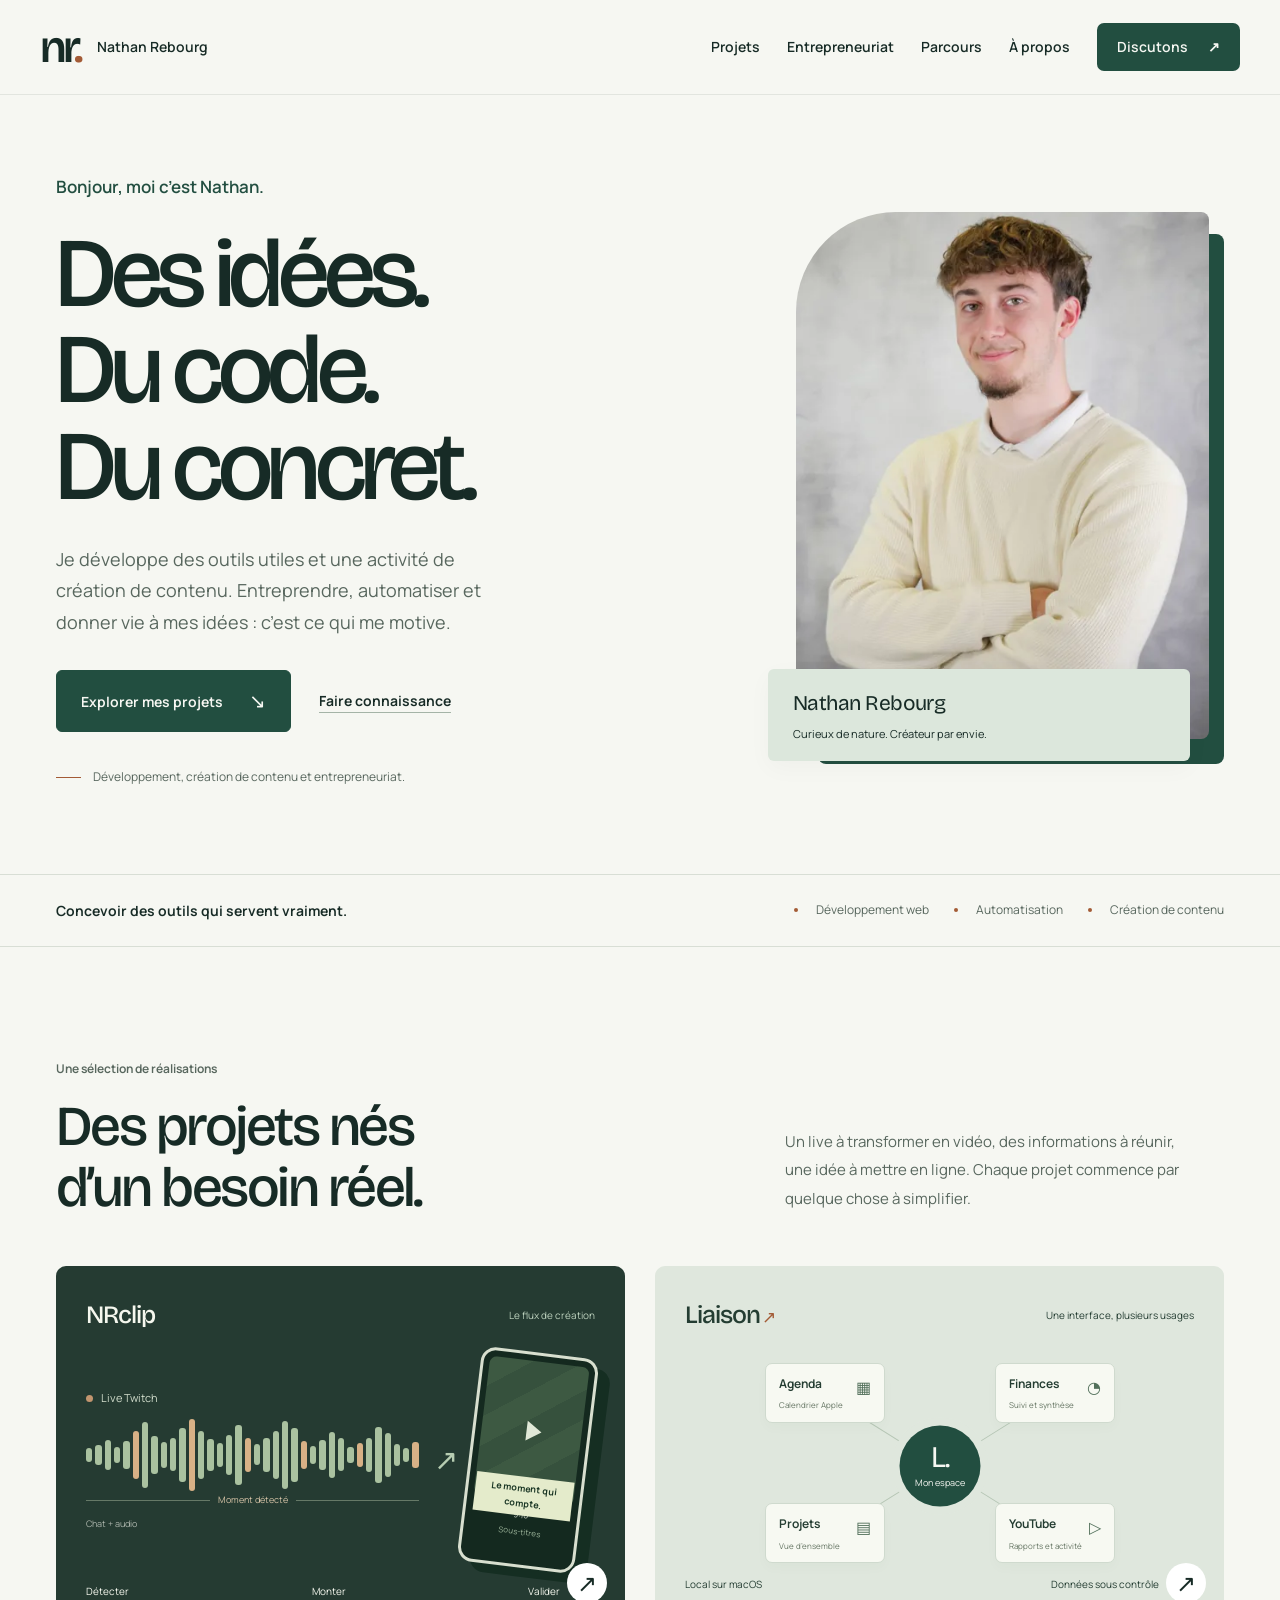
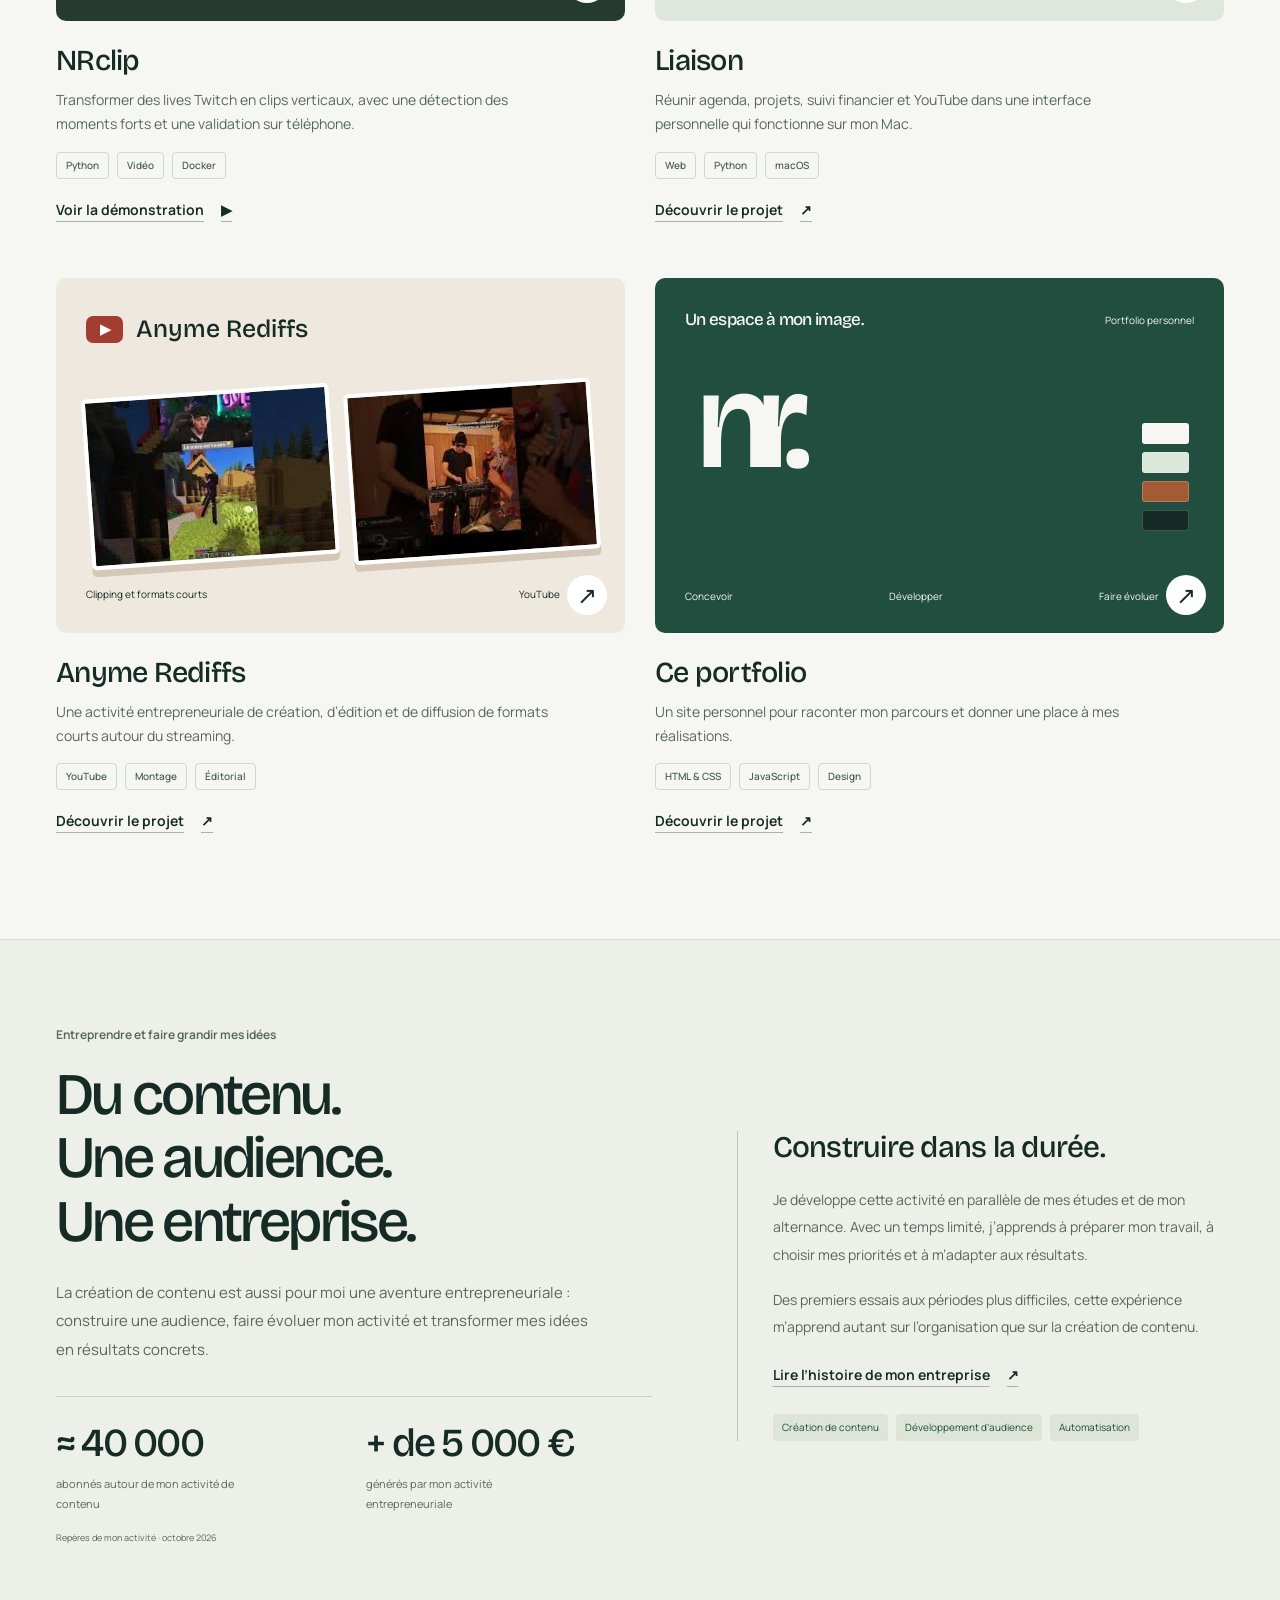
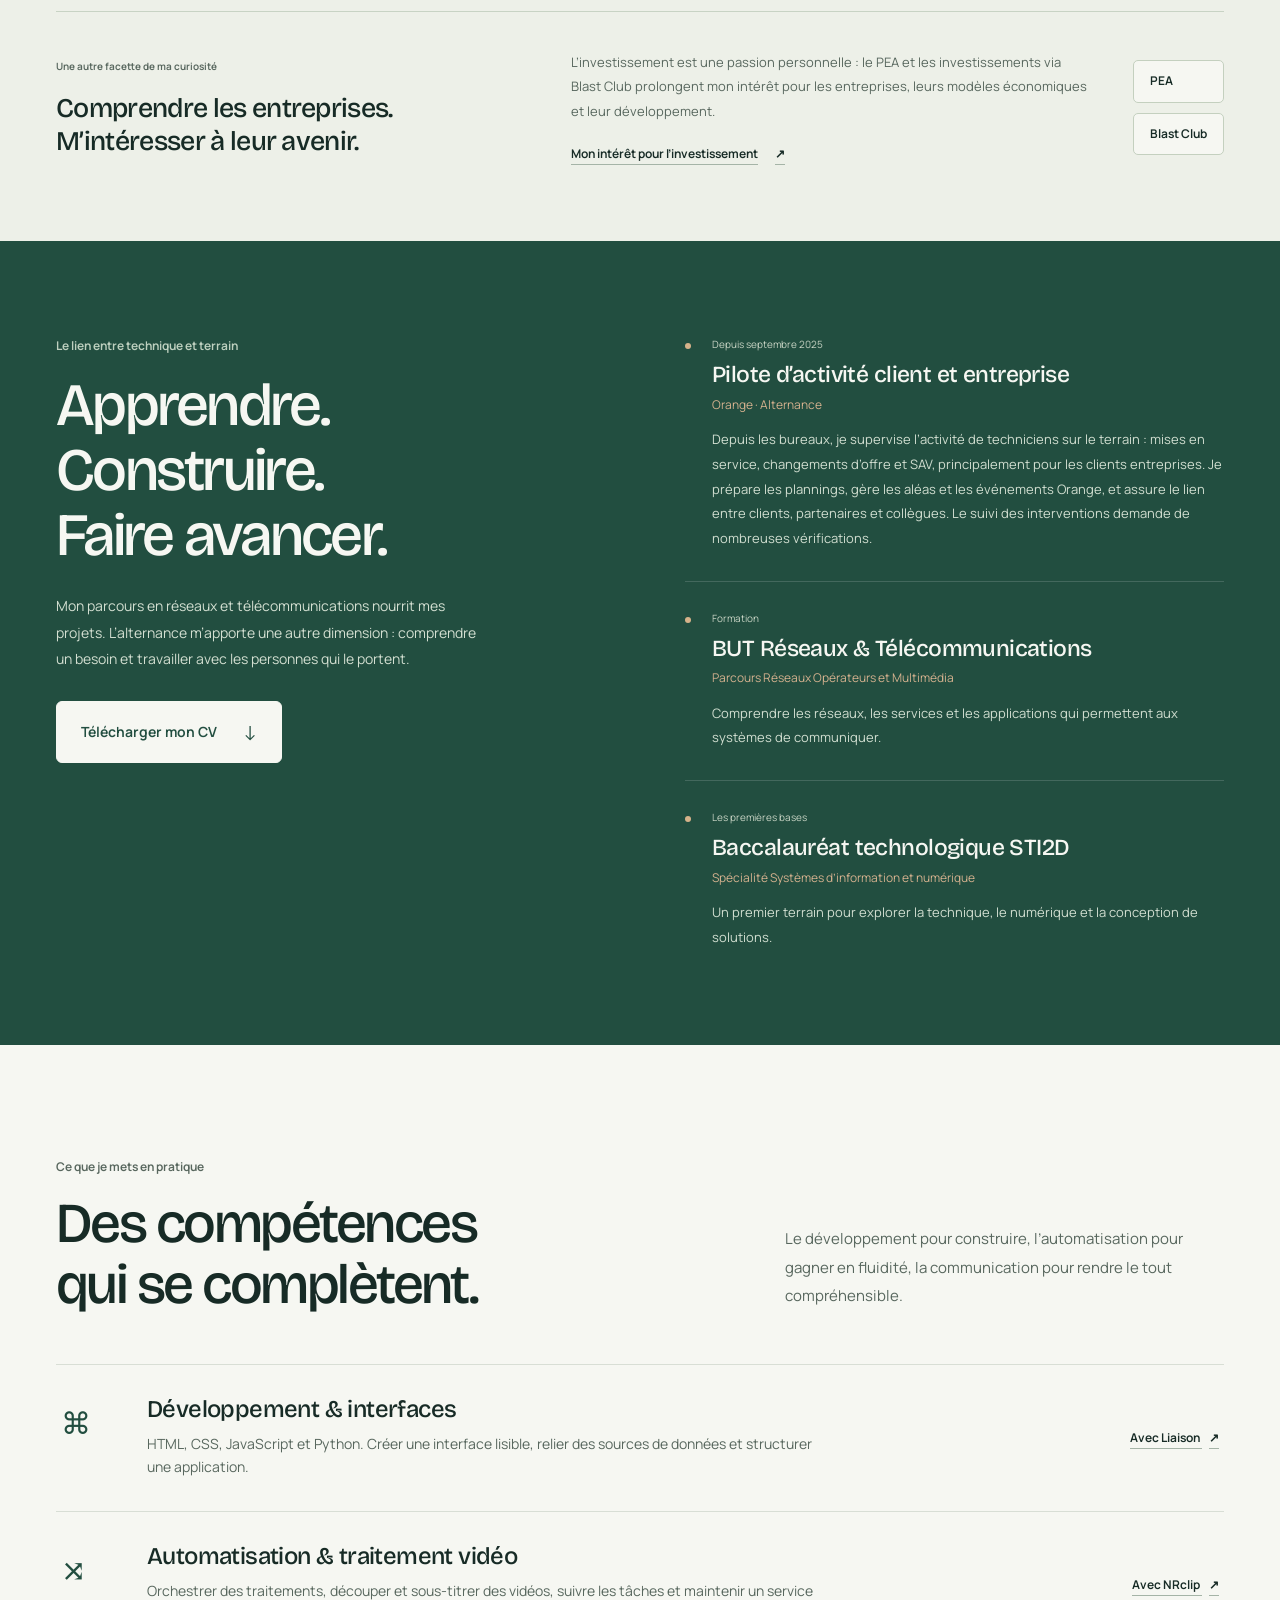
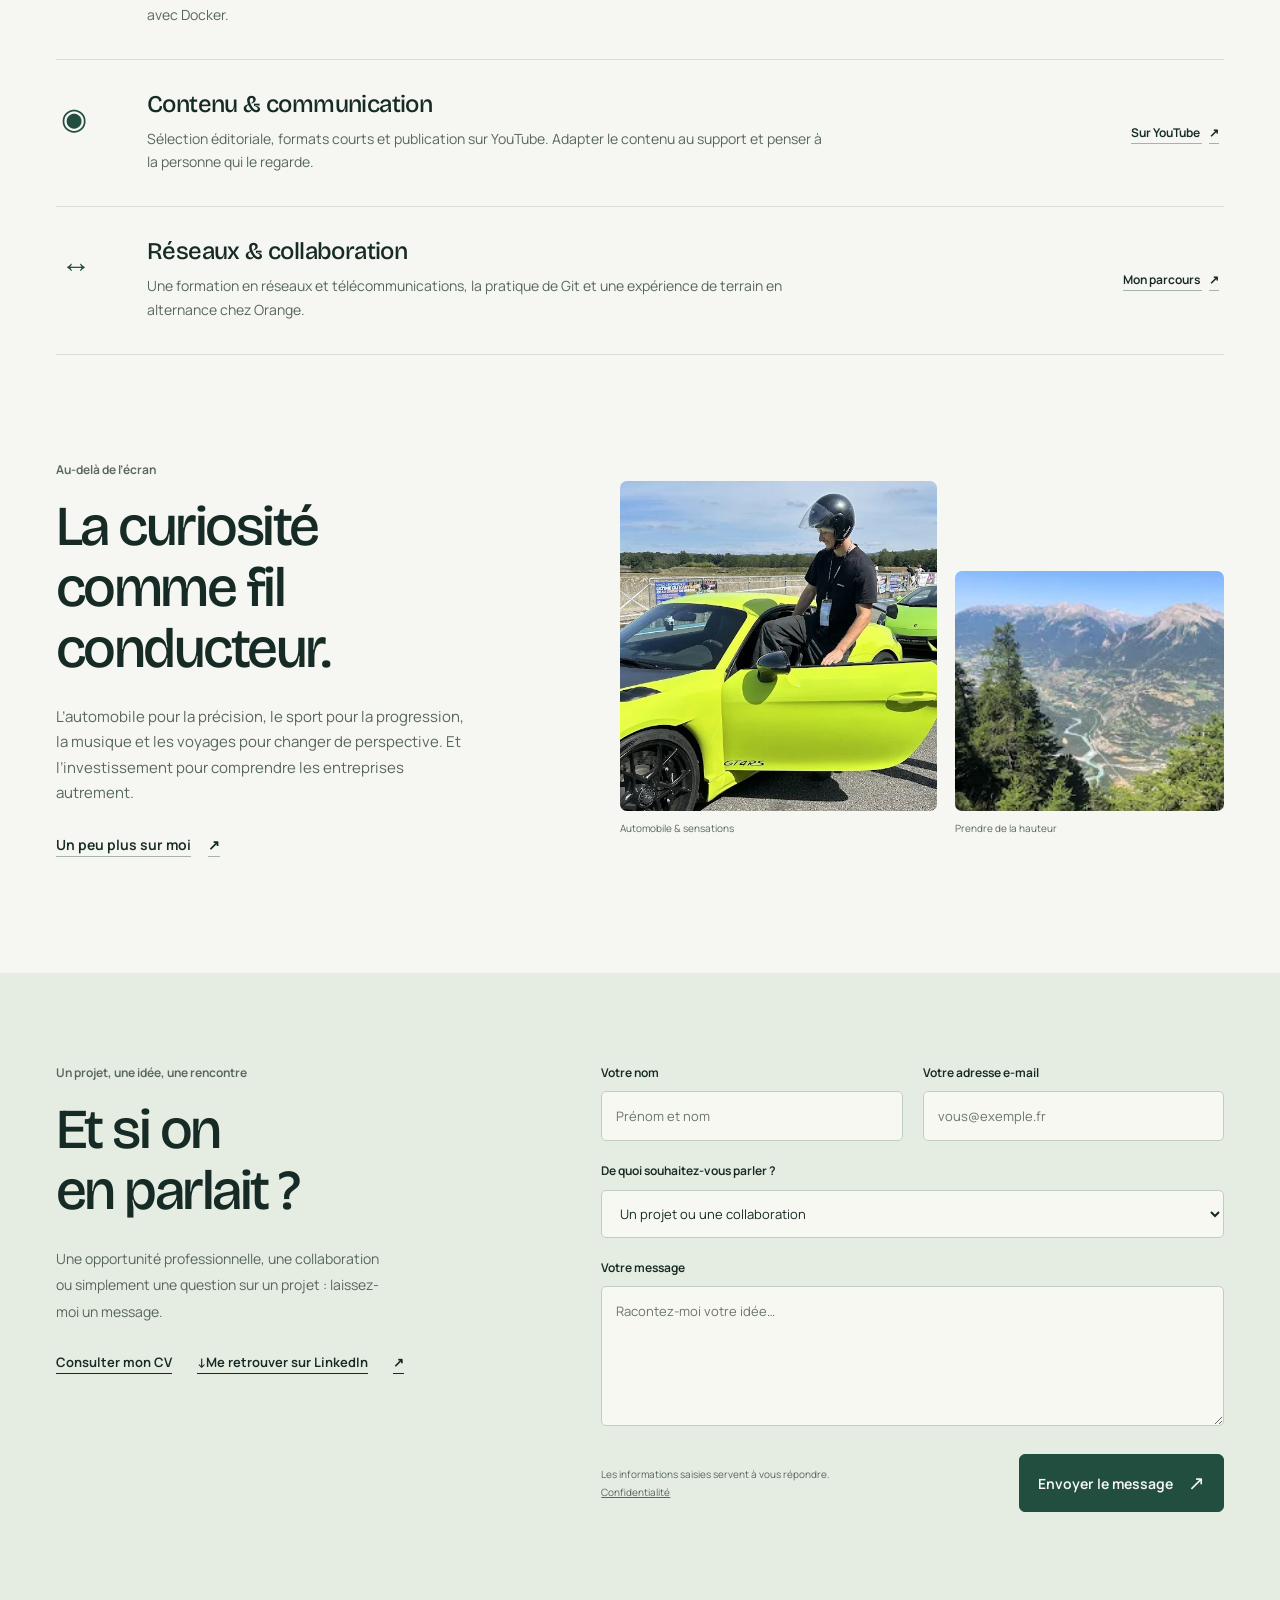
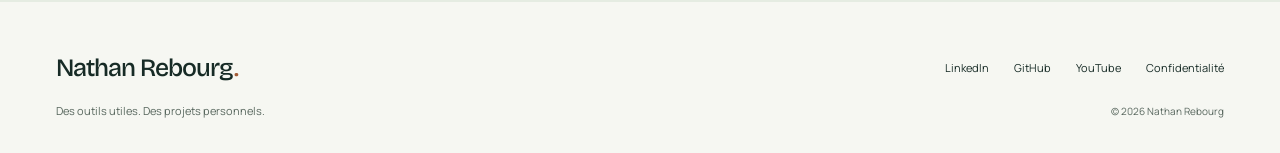
<file: index.html>
<!doctype html>
<html lang="fr"><head><meta charset="utf-8"><meta name="viewport" content="width=device-width, initial-scale=1"><title>Développer. Automatiser. Créer. — Nathan Rebourg</title>
<meta name="description" content="Portfolio de Nathan Rebourg : développement, automatisation, création de contenu et parcours en réseaux et télécommunications."><meta name="theme-color" content="#224e40">
<link rel="canonical" href="https://nathan-rebourg.greybead8193.chatgpt.site/"><meta property="og:type" content="website"><meta property="og:title" content="Développer. Automatiser. Créer. — Nathan Rebourg"><meta property="og:description" content="Portfolio de Nathan Rebourg : développement, automatisation, création de contenu et parcours en réseaux et télécommunications."><meta property="og:url" content="https://nathan-rebourg.greybead8193.chatgpt.site/"><meta property="og:image" content="https://nathan-rebourg.greybead8193.chatgpt.site/assets/partage-nathan-rebourg.png"><meta property="og:image:width" content="1200"><meta property="og:image:height" content="630"><meta property="og:image:type" content="image/png"><meta property="og:image:alt" content="Nathan Rebourg — Des idées. Du code. Du concret."><meta property="og:locale" content="fr_FR"><meta name="twitter:card" content="summary_large_image"><meta name="twitter:image" content="https://nathan-rebourg.greybead8193.chatgpt.site/assets/partage-nathan-rebourg.png"><meta name="twitter:image:alt" content="Portfolio Nathan Rebourg : création de contenu, automatisation et entrepreneuriat">
<link rel="icon" href="assets/favicon.svg" type="image/svg+xml"><link rel="preconnect" href="https://fonts.googleapis.com"><link rel="preconnect" href="https://fonts.gstatic.com" crossorigin>
<link href="https://fonts.googleapis.com/css2?family=Bricolage+Grotesque:opsz,wght@12..96,400;12..96,500;12..96,600;12..96,700&family=Manrope:wght@400;450;500;550;600;650;700&display=swap" rel="stylesheet">
<link rel="stylesheet" href="assets/site.css"><script src="assets/site.js" defer></script></head><body>
<a class="skip-link" href="#contenu">Aller au contenu</a><header class="site-header"><div class="header-inner"><a class="brand" href="index.html" aria-label="Nathan Rebourg, accueil"><span class="brand-mark">nr<span>.</span></span><span class="brand-name">Nathan Rebourg</span></a>
<button class="menu-toggle" aria-controls="navigation" aria-expanded="false" hidden>Menu <span aria-hidden="true">☰</span></button>
<nav id="navigation" aria-label="Navigation principale"><a href="index.html#projets">Projets</a><a href="index.html#entrepreneuriat">Entrepreneuriat</a><a href="index.html#parcours">Parcours</a><a href="pages/a-propos.html">À propos</a><a class="nav-contact" href="index.html#contact">Discutons <span aria-hidden="true">↗</span></a></nav></div></header><main id="contenu">
<section class="hero wrap"><div class="hero-copy"><p class="hero-intro">Bonjour, moi c’est Nathan.</p><h1>Des idées.<br>Du code.<br>Du concret.</h1><p class="hero-description">Je développe des outils utiles et une activité de création de contenu. Entreprendre, automatiser et donner vie à mes idées : c’est ce qui me motive.</p><div class="hero-actions"><a class="button" href="#projets">Explorer mes projets <span aria-hidden="true">↘</span></a><a class="text-link" href="pages/a-propos.html">Faire connaissance</a></div><p class="hero-context"><span class="context-line" aria-hidden="true"></span>Développement, création de contenu et entrepreneuriat.</p></div><figure class="hero-portrait"><img src="assets/portrait-800.webp" srcset="assets/portrait-480.webp 480w, assets/portrait-800.webp 800w, assets/portrait-1200.webp 1200w" sizes="(max-width: 700px) 90vw, 480px" alt="Portrait de Nathan Rebourg" width="3000" height="3999" fetchpriority="high"><figcaption><span>Nathan Rebourg</span><small>Curieux de nature. Créateur par envie.</small></figcaption></figure></section>
<div class="intro-band"><div class="wrap"><p>Concevoir des outils qui servent vraiment.</p><span>Développement web</span><span>Automatisation</span><span>Création de contenu</span></div></div>
<section class="section wrap" id="projets"><div class="section-heading"><div><p class="section-note">Une sélection de réalisations</p><h2>Des projets nés<br>d’un besoin réel.</h2></div><p>Un live à transformer en vidéo, des informations à réunir, une idée à mettre en ligne. Chaque projet commence par quelque chose à simplifier.</p></div><div class="projects-grid"><article class="project-card featured"><a class="art-link" href="pages/nrclip.html" aria-label="Découvrir le projet NRclip"><div class="project-art nrclip-art" role="img" aria-label="Schéma NRclip : du live Twitch au clip vertical sous-titré, puis à la validation sur téléphone"><div class="art-top"><strong>NRclip</strong><span>Le flux de création</span></div><div class="clip-composition"><div class="live-signal"><span class="signal-label"><span></span> Live Twitch</span><div class="waveform" aria-hidden="true"><i style="--h:18%"></i><i style="--h:27%"></i><i style="--h:41%"></i><i style="--h:22%"></i><i style="--h:38%"></i><i style="--h:64%"></i><i style="--h:88%"></i><i style="--h:51%"></i><i style="--h:35%"></i><i style="--h:44%"></i><i style="--h:72%"></i><i style="--h:96%"></i><i style="--h:65%"></i><i style="--h:42%"></i><i style="--h:32%"></i><i style="--h:53%"></i><i style="--h:81%"></i><i style="--h:46%"></i><i style="--h:28%"></i><i style="--h:45%"></i><i style="--h:65%"></i><i style="--h:91%"></i><i style="--h:71%"></i><i style="--h:37%"></i><i style="--h:23%"></i><i style="--h:41%"></i><i style="--h:62%"></i><i style="--h:44%"></i><i style="--h:21%"></i><i style="--h:31%"></i><i style="--h:46%"></i><i style="--h:74%"></i><i style="--h:58%"></i><i style="--h:29%"></i><i style="--h:18%"></i><i style="--h:34%"></i></div><div class="timeline"><i></i><span>Moment détecté</span><i></i></div><div class="signal-caption">Chat + audio</div></div><span class="flow-arrow" aria-hidden="true">↗</span><div class="phone-clip"><div class="clip-pattern"><span class="play-triangle" aria-hidden="true"></span></div><span class="caption-line">Le moment qui compte.</span><div class="phone-footer"><span>9:16</span><span>Sous-titres</span></div></div></div><div class="art-foot"><span>Détecter</span><span>Monter</span><span>Valider</span></div></div><span class="project-open" aria-hidden="true">↗</span></a><div class="project-info"><div><h3><a href="pages/nrclip.html">NRclip</a></h3><p>Transformer des lives Twitch en clips verticaux, avec une détection des moments forts et une validation sur téléphone.</p></div><ul class="tags"><li>Python</li><li>Vidéo</li><li>Docker</li></ul><a class="text-link" href="pages/nrclip.html#demo">Voir la démonstration <span aria-hidden="true">▶</span></a></div></article><article class="project-card "><a class="art-link" href="pages/liaison.html" aria-label="Découvrir le projet Liaison"><div class="project-art liaison-art" role="img" aria-label="Schéma Liaison : agenda, projets, finances et YouTube réunis dans une interface locale"><div class="art-top"><strong>Liaison<span>↗</span></strong><span>Une interface, plusieurs usages</span></div><div class="liaison-map"><div class="hub"><span class="hub-symbol" aria-hidden="true">L.</span><span>Mon espace</span></div><div class="module agenda"><span aria-hidden="true">▦</span><strong>Agenda</strong><small>Calendrier Apple</small></div><div class="module finances"><span aria-hidden="true">◔</span><strong>Finances</strong><small>Suivi et synthèse</small></div><div class="module projets"><span aria-hidden="true">▤</span><strong>Projets</strong><small>Vue d’ensemble</small></div><div class="module youtube"><span aria-hidden="true">▷</span><strong>YouTube</strong><small>Rapports et activité</small></div></div><div class="art-foot"><span>Local sur macOS</span><span>Données sous contrôle</span></div></div><span class="project-open" aria-hidden="true">↗</span></a><div class="project-info"><div><h3><a href="pages/liaison.html">Liaison</a></h3><p>Réunir agenda, projets, suivi financier et YouTube dans une interface personnelle qui fonctionne sur mon Mac.</p></div><ul class="tags"><li>Web</li><li>Python</li><li>macOS</li></ul><a class="text-link" href="pages/liaison.html">Découvrir le projet <span aria-hidden="true">↗</span></a></div></article><article class="project-card "><a class="art-link" href="pages/youtube.html" aria-label="Découvrir le projet Anyme Rediffs"><div class="project-art youtube-art"><div class="youtube-word"><span class="youtube-logo" aria-hidden="true">▶</span><strong>Anyme Rediffs</strong></div><div class="video-strip"><img src="assets/youtube-RIG7T2L3Oug.webp" alt="Miniature d’un Short de la chaîne Anyme Rediffs" loading="lazy"><img src="assets/youtube-aEctx_xH75c.webp" alt="Miniature d’un second Short de la chaîne" loading="lazy"></div><div class="art-foot"><span>Clipping et formats courts</span><span>YouTube</span></div></div><span class="project-open" aria-hidden="true">↗</span></a><div class="project-info"><div><h3><a href="pages/youtube.html">Anyme Rediffs</a></h3><p>Une activité entrepreneuriale de création, d’édition et de diffusion de formats courts autour du streaming.</p></div><ul class="tags"><li>YouTube</li><li>Montage</li><li>Éditorial</li></ul><a class="text-link" href="pages/youtube.html">Découvrir le projet <span aria-hidden="true">↗</span></a></div></article><article class="project-card "><a class="art-link" href="pages/portfolio.html" aria-label="Découvrir le projet Ce portfolio"><div class="project-art portfolio-art" role="img" aria-label="Identité visuelle du portfolio Nathan Rebourg : typographie, vert profond et ivoire"><div class="art-top"><strong>Un espace à mon image.</strong><span>Portfolio personnel</span></div><span class="portfolio-monogram" aria-hidden="true">nr.</span><div class="palette" aria-hidden="true"><i></i><i></i><i></i><i></i></div><div class="art-foot"><span>Concevoir</span><span>Développer</span><span>Faire évoluer</span></div></div><span class="project-open" aria-hidden="true">↗</span></a><div class="project-info"><div><h3><a href="pages/portfolio.html">Ce portfolio</a></h3><p>Un site personnel pour raconter mon parcours et donner une place à mes réalisations.</p></div><ul class="tags"><li>HTML &amp; CSS</li><li>JavaScript</li><li>Design</li></ul><a class="text-link" href="pages/portfolio.html">Découvrir le projet <span aria-hidden="true">↗</span></a></div></article></div></section>
<section class="business-section" id="entrepreneuriat"><div class="wrap"><div class="business-layout"><div><p class="section-note">Entreprendre et faire grandir mes idées</p><h2>Du contenu.<br>Une audience.<br>Une entreprise.</h2><p class="business-lead">La création de contenu est aussi pour moi une aventure entrepreneuriale : construire une audience, faire évoluer mon activité et transformer mes idées en résultats concrets.</p><div class="business-metrics" aria-label="Repères de mon activité"><div><strong>≈ 40 000</strong><span>abonnés autour de mon activité de contenu</span></div><div><strong>+ de 5 000 €</strong><span>générés par mon activité entrepreneuriale</span></div></div><p class="metrics-date">Repères de mon activité · octobre 2026</p></div><div class="business-story"><h3>Construire dans la durée.</h3><p>Je développe cette activité en parallèle de mes études et de mon alternance. Avec un temps limité, j’apprends à préparer mon travail, à choisir mes priorités et à m’adapter aux résultats.</p><p>Des premiers essais aux périodes plus difficiles, cette expérience m’apprend autant sur l’organisation que sur la création de contenu.</p><a class="text-link" href="pages/youtube.html#histoire">Lire l’histoire de mon entreprise <span aria-hidden="true">↗</span></a><div class="business-threads"><span>Création de contenu</span><span>Développement d’audience</span><span>Automatisation</span></div></div></div><div class="investment-preview"><div><p class="section-note">Une autre facette de ma curiosité</p><h3>Comprendre les entreprises.<br>M’intéresser à leur avenir.</h3></div><div><p>L’investissement est une passion personnelle : le PEA et les investissements via Blast Club prolongent mon intérêt pour les entreprises, leurs modèles économiques et leur développement.</p><a class="text-link" href="pages/a-propos.html#investissement">Mon intérêt pour l’investissement <span aria-hidden="true">↗</span></a></div><div class="investment-labels"><span>PEA</span><span>Blast Club</span></div></div></div></section>
<section class="journey-section" id="parcours"><div class="wrap journey-layout"><div><p class="section-note">Le lien entre technique et terrain</p><h2>Apprendre.<br>Construire.<br>Faire avancer.</h2><p class="section-intro">Mon parcours en réseaux et télécommunications nourrit mes projets. L’alternance m’apporte une autre dimension : comprendre un besoin et travailler avec les personnes qui le portent.</p><a class="button button-light" href="assets/CV_Nathan_Rebourg.pdf" download>Télécharger mon CV <span aria-hidden="true">↓</span></a></div><div class="journey-list"><article><p class="journey-date">Depuis septembre 2025</p><h3>Pilote d’activité client et entreprise</h3><p class="journey-place">Orange · Alternance</p><p>Depuis les bureaux, je supervise l’activité de techniciens sur le terrain : mises en service, changements d’offre et SAV, principalement pour les clients entreprises. Je prépare les plannings, gère les aléas et les événements Orange, et assure le lien entre clients, partenaires et collègues. Le suivi des interventions demande de nombreuses vérifications.</p></article><article><p class="journey-date">Formation</p><h3>BUT Réseaux & Télécommunications</h3><p class="journey-place">Parcours Réseaux Opérateurs et Multimédia</p><p>Comprendre les réseaux, les services et les applications qui permettent aux systèmes de communiquer.</p></article><article><p class="journey-date">Les premières bases</p><h3>Baccalauréat technologique STI2D</h3><p class="journey-place">Spécialité Systèmes d’information et numérique</p><p>Un premier terrain pour explorer la technique, le numérique et la conception de solutions.</p></article></div></div></section>
<section class="section wrap" id="competences"><div class="section-heading"><div><p class="section-note">Ce que je mets en pratique</p><h2>Des compétences<br>qui se complètent.</h2></div><p>Le développement pour construire, l’automatisation pour gagner en fluidité, la communication pour rendre le tout compréhensible.</p></div><div class="skills-list"><article><span class="skill-symbol" aria-hidden="true">⌘</span><div><h3>Développement & interfaces</h3><p>HTML, CSS, JavaScript et Python. Créer une interface lisible, relier des sources de données et structurer une application.</p></div><a href="pages/liaison.html">Avec Liaison <span aria-hidden="true">↗</span></a></article><article><span class="skill-symbol" aria-hidden="true">⤨</span><div><h3>Automatisation & traitement vidéo</h3><p>Orchestrer des traitements, découper et sous-titrer des vidéos, suivre les tâches et maintenir un service avec Docker.</p></div><a href="pages/nrclip.html">Avec NRclip <span aria-hidden="true">↗</span></a></article><article><span class="skill-symbol" aria-hidden="true">◉</span><div><h3>Contenu & communication</h3><p>Sélection éditoriale, formats courts et publication sur YouTube. Adapter le contenu au support et penser à la personne qui le regarde.</p></div><a href="pages/youtube.html">Sur YouTube <span aria-hidden="true">↗</span></a></article><article><span class="skill-symbol" aria-hidden="true">↔</span><div><h3>Réseaux & collaboration</h3><p>Une formation en réseaux et télécommunications, la pratique de Git et une expérience de terrain en alternance chez Orange.</p></div><a href="#parcours">Mon parcours <span aria-hidden="true">↗</span></a></article></div></section>
<section class="personal-section wrap"><div class="personal-copy"><p class="section-note">Au-delà de l’écran</p><h2>La curiosité<br>comme fil conducteur.</h2><p>L’automobile pour la précision, le sport pour la progression, la musique et les voyages pour changer de perspective. Et l’investissement pour comprendre les entreprises autrement.</p><a class="text-link" href="pages/a-propos.html">Un peu plus sur moi <span aria-hidden="true">↗</span></a></div><div class="personal-photos"><figure><img src="assets/GT4RS.webp" alt="Nathan auprès d’une Porsche Cayman GT4 RS sur circuit" loading="lazy" width="535" height="951"><figcaption>Automobile & sensations</figcaption></figure><figure><img src="assets/paysage-risoul.webp" alt="Paysage de montagne à Risoul" loading="lazy"><figcaption>Prendre de la hauteur</figcaption></figure></div></section>
<section class="contact-section" id="contact"><div class="wrap contact-layout"><div><p class="section-note">Un projet, une idée, une rencontre</p><h2>Et si on<br>en parlait ?</h2><p>Une opportunité professionnelle, une collaboration ou simplement une question sur un projet : laissez-moi un message.</p><a class="contact-resource" href="assets/CV_Nathan_Rebourg.pdf" download>Consulter mon CV <span aria-hidden="true">↓</span></a><a class="contact-resource" href="https://www.linkedin.com/in/nathan-rebourg-901783333" target="_blank" rel="noopener noreferrer">Me retrouver sur LinkedIn <span aria-hidden="true">↗</span></a></div><form id="contact-form" action="https://formspree.io/f/xaqpqvpe" method="post"><div class="form-row"><div><label for="contact-name">Votre nom</label><input id="contact-name" name="name" autocomplete="name" required maxlength="120" placeholder="Prénom et nom"></div><div><label for="contact-email">Votre adresse e-mail</label><input id="contact-email" name="email" type="email" autocomplete="email" required maxlength="254" placeholder="vous@exemple.fr"></div></div><label for="contact-subject">De quoi souhaitez-vous parler ?</label><select id="contact-subject" name="subject"><option>Un projet ou une collaboration</option><option>Une opportunité professionnelle</option><option>Une question sur mes réalisations</option><option>Autre sujet</option></select><label for="contact-message">Votre message</label><textarea id="contact-message" name="message" rows="5" required minlength="10" maxlength="6000" placeholder="Racontez-moi votre idée…"></textarea><div class="form-end"><p>Les informations saisies servent à vous répondre. <a href="pages/confidentialite.html">Confidentialité</a></p><button class="button" type="submit">Envoyer le message <span aria-hidden="true">↗</span></button></div><p class="form-status" id="form-status" role="status" aria-live="polite"></p></form></div></section>
</main><footer class="site-footer wrap"><a class="footer-name" href="index.html">Nathan Rebourg<span>.</span></a><p>Des outils utiles. Des projets personnels.</p><div><a href="https://www.linkedin.com/in/nathan-rebourg-901783333" target="_blank" rel="noopener noreferrer">LinkedIn</a><a href="https://github.com/Nathanrebourg" target="_blank" rel="noopener noreferrer">GitHub</a><a href="https://www.youtube.com/@AnymeRediffs" target="_blank" rel="noopener noreferrer">YouTube</a><a href="pages/confidentialite.html">Confidentialité</a></div><small>© 2026 Nathan Rebourg</small></footer></body></html>
</file>
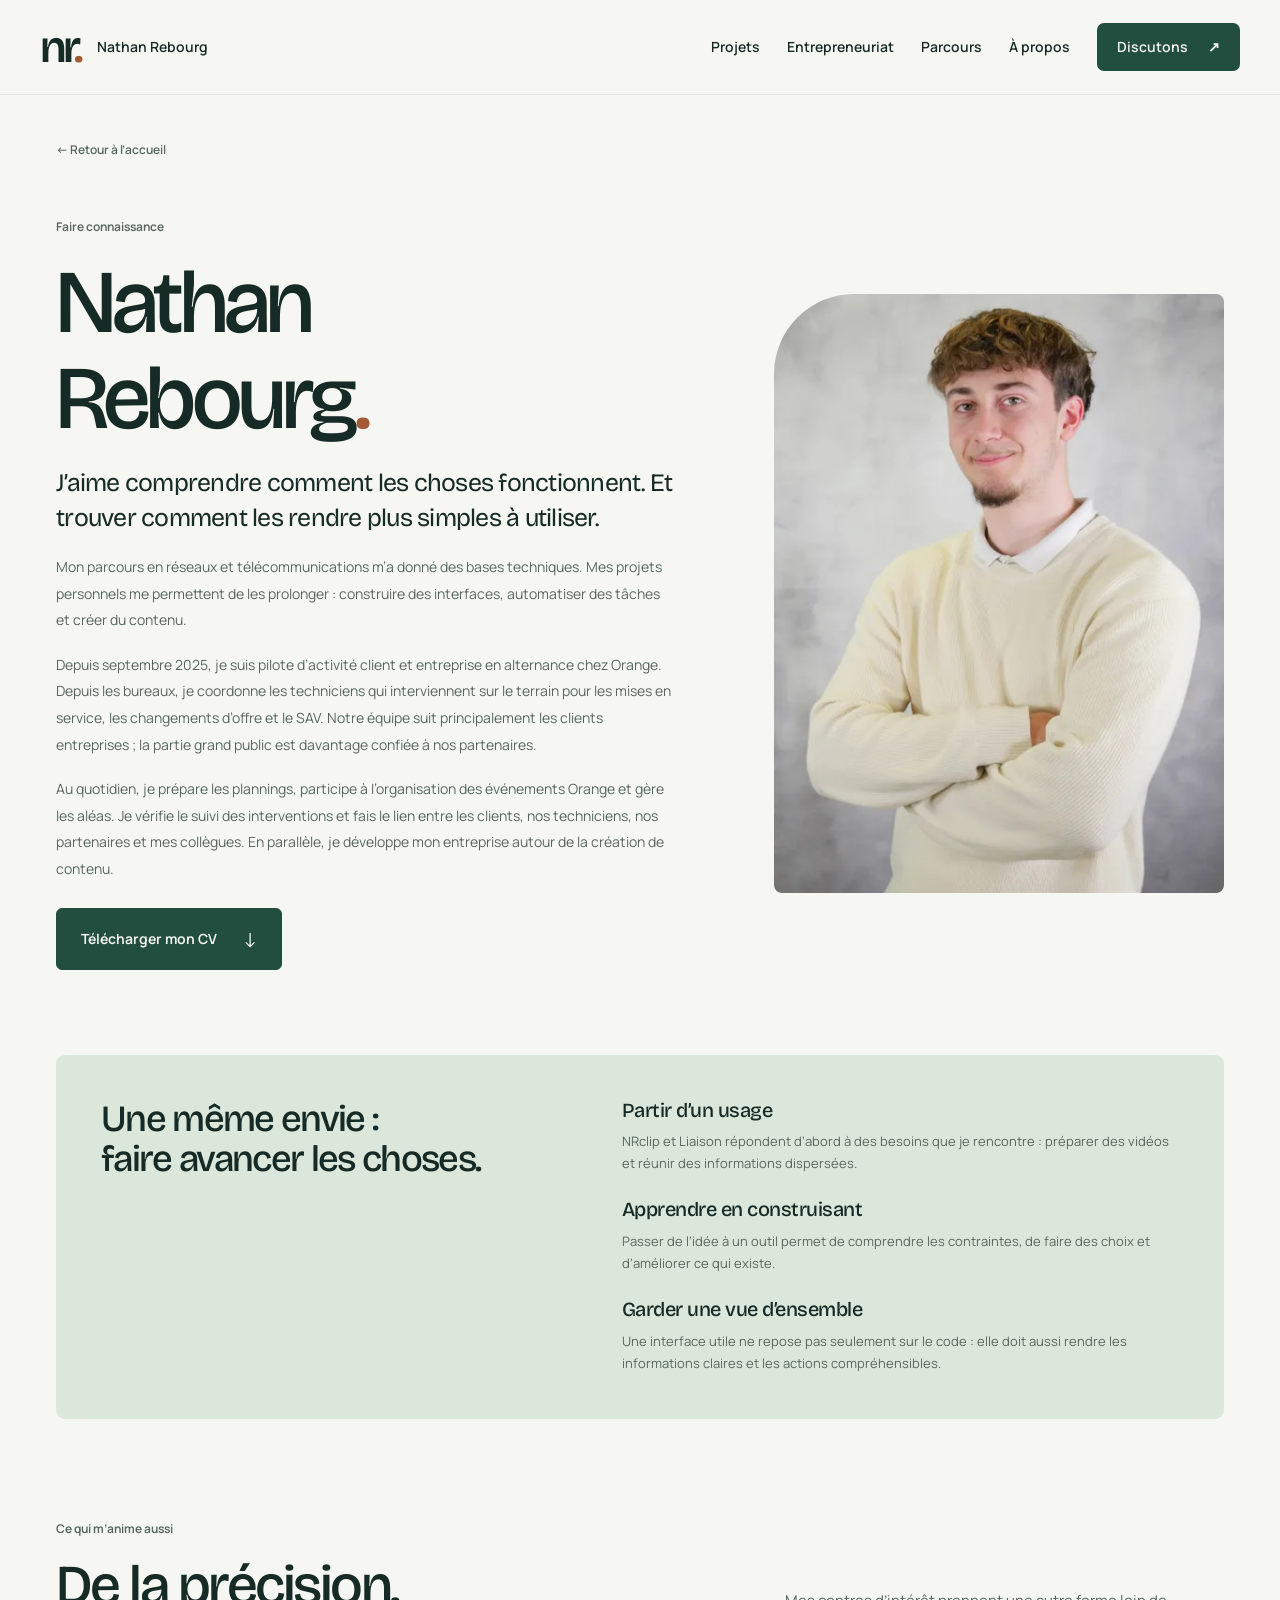
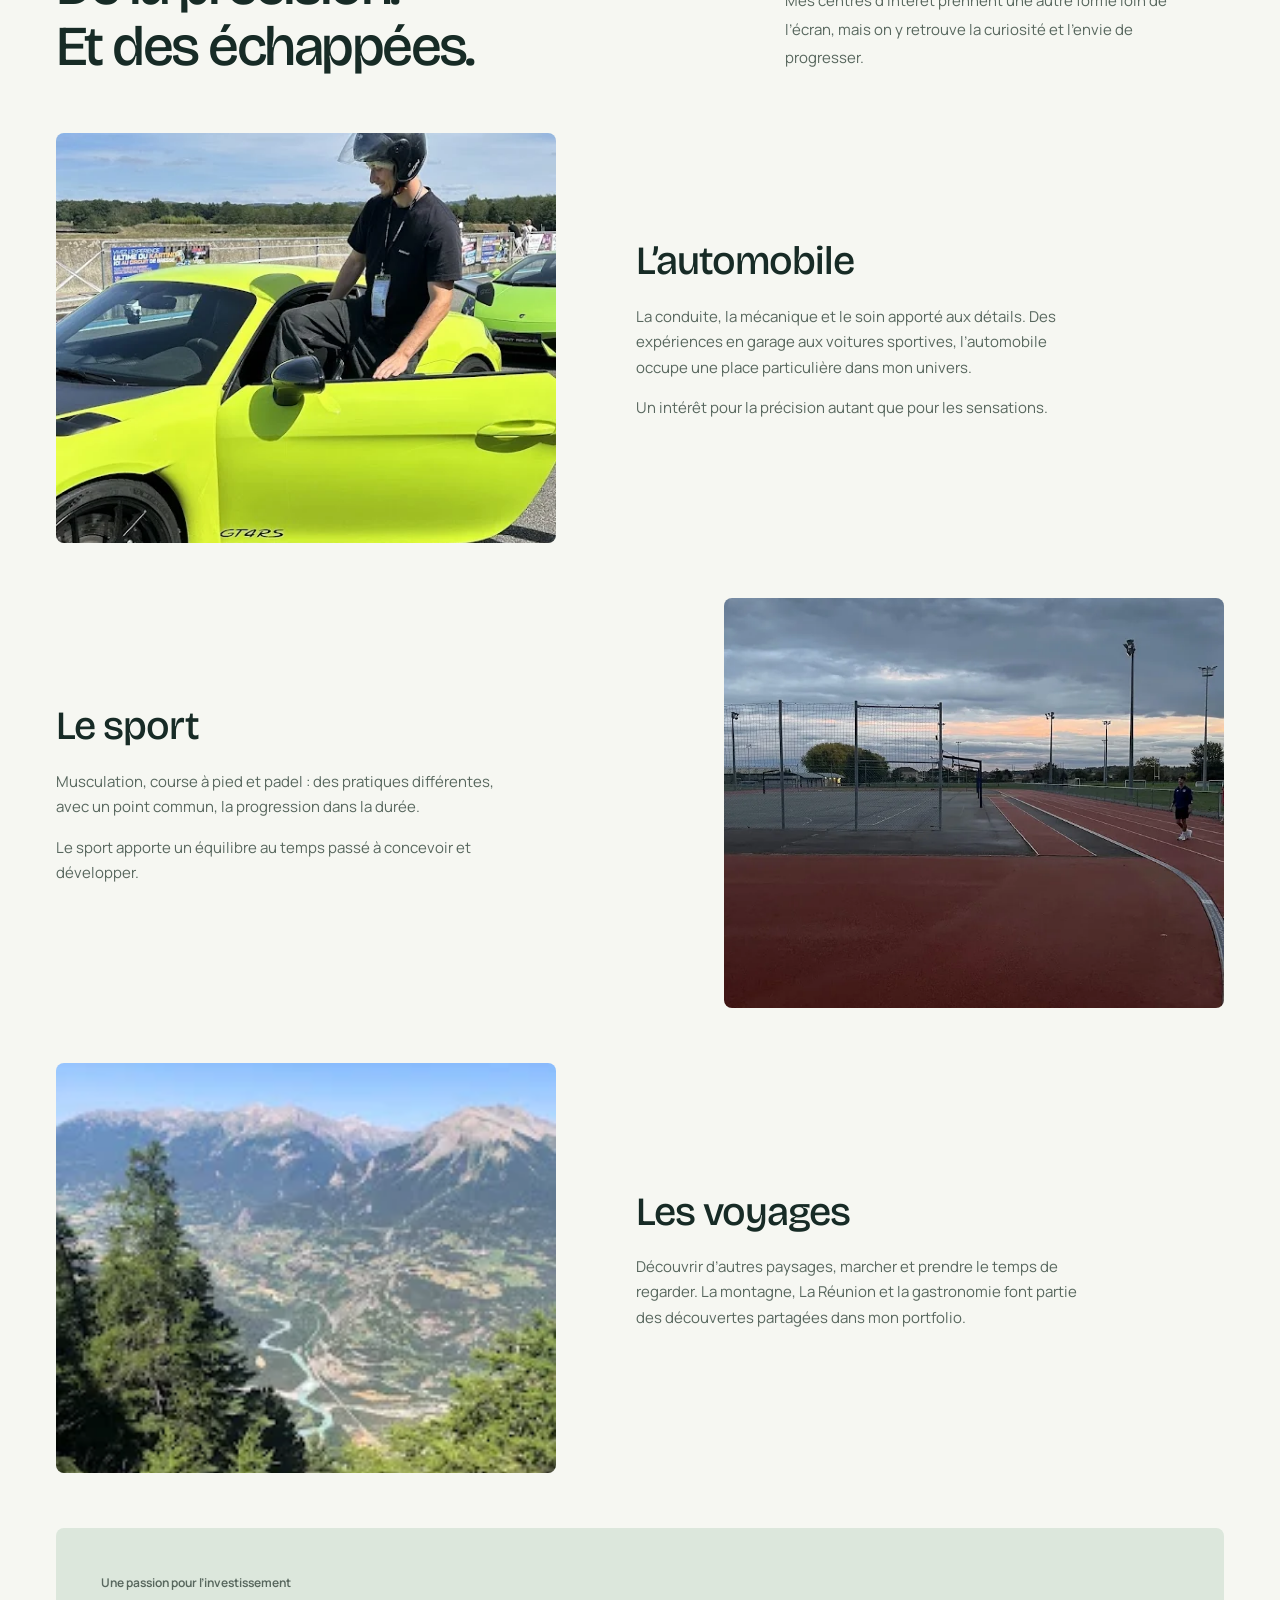
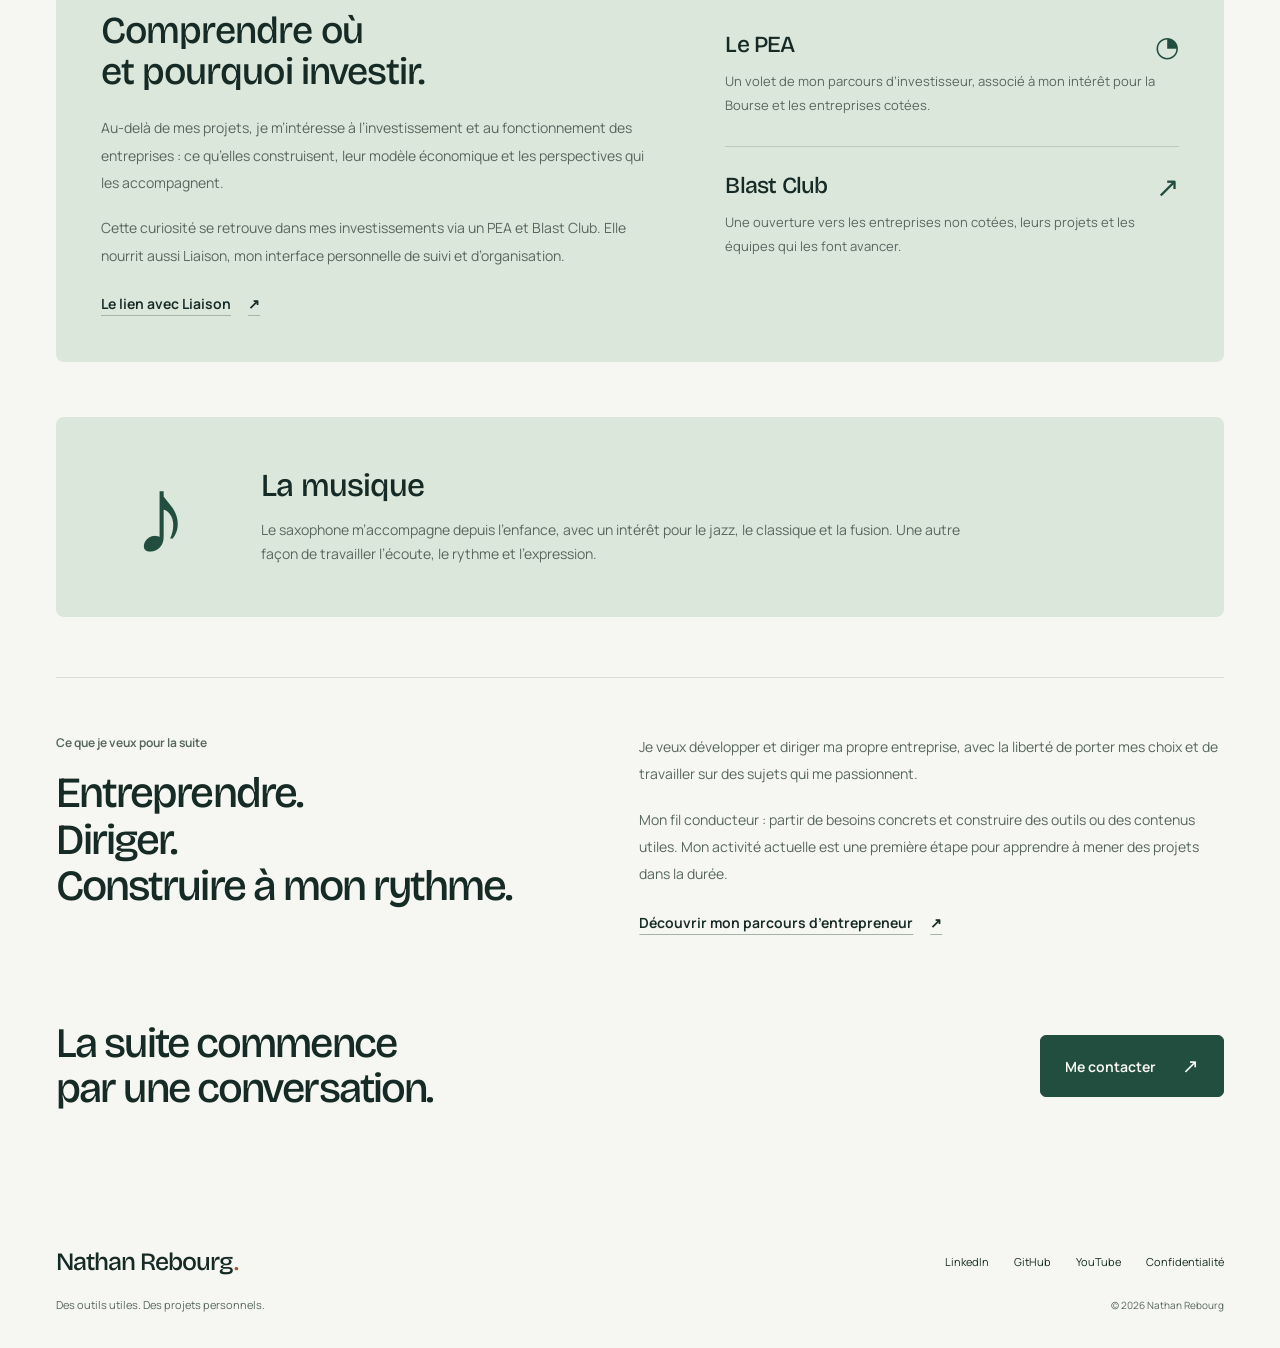
<file: pages/a-propos.html>
<!doctype html>
<html lang="fr"><head><meta charset="utf-8"><meta name="viewport" content="width=device-width, initial-scale=1"><title>À propos — Nathan Rebourg</title>
<meta name="description" content="Le parcours de Nathan Rebourg, ses projets personnels et ses passions : entrepreneuriat, investissement, automobile, sport, musique et voyages."><meta name="theme-color" content="#224e40">
<link rel="canonical" href="https://nathan-rebourg.greybead8193.chatgpt.site/pages/a-propos.html"><meta property="og:type" content="website"><meta property="og:title" content="À propos — Nathan Rebourg"><meta property="og:description" content="Le parcours de Nathan Rebourg, ses projets personnels et ses passions : entrepreneuriat, investissement, automobile, sport, musique et voyages."><meta property="og:url" content="https://nathan-rebourg.greybead8193.chatgpt.site/pages/a-propos.html"><meta property="og:image" content="https://nathan-rebourg.greybead8193.chatgpt.site/assets/partage-nathan-rebourg.png"><meta property="og:image:width" content="1200"><meta property="og:image:height" content="630"><meta property="og:image:type" content="image/png"><meta property="og:image:alt" content="Nathan Rebourg — Des idées. Du code. Du concret."><meta property="og:locale" content="fr_FR"><meta name="twitter:card" content="summary_large_image"><meta name="twitter:image" content="https://nathan-rebourg.greybead8193.chatgpt.site/assets/partage-nathan-rebourg.png"><meta name="twitter:image:alt" content="Portfolio Nathan Rebourg : création de contenu, automatisation et entrepreneuriat">
<link rel="icon" href="../assets/favicon.svg" type="image/svg+xml"><link rel="preconnect" href="https://fonts.googleapis.com"><link rel="preconnect" href="https://fonts.gstatic.com" crossorigin>
<link href="https://fonts.googleapis.com/css2?family=Bricolage+Grotesque:opsz,wght@12..96,400;12..96,500;12..96,600;12..96,700&family=Manrope:wght@400;450;500;550;600;650;700&display=swap" rel="stylesheet">
<link rel="stylesheet" href="../assets/site.css"><script src="../assets/site.js" defer></script></head><body>
<a class="skip-link" href="#contenu">Aller au contenu</a><header class="site-header"><div class="header-inner"><a class="brand" href="../index.html" aria-label="Nathan Rebourg, accueil"><span class="brand-mark">nr<span>.</span></span><span class="brand-name">Nathan Rebourg</span></a>
<button class="menu-toggle" aria-controls="navigation" aria-expanded="false" hidden>Menu <span aria-hidden="true">☰</span></button>
<nav id="navigation" aria-label="Navigation principale"><a href="../index.html#projets">Projets</a><a href="../index.html#entrepreneuriat">Entrepreneuriat</a><a href="../index.html#parcours">Parcours</a><a href="../pages/a-propos.html">À propos</a><a class="nav-contact" href="../index.html#contact">Discutons <span aria-hidden="true">↗</span></a></nav></div></header><main id="contenu"><div class="wrap about-page"><a class="back-link" href="../index.html">← Retour à l’accueil</a><section class="about-intro"><div><p class="section-note">Faire connaissance</p><h1>Nathan<br>Rebourg<span>.</span></h1><p class="about-lead">J’aime comprendre comment les choses fonctionnent. Et trouver comment les rendre plus simples à utiliser.</p><p>Mon parcours en réseaux et télécommunications m’a donné des bases techniques. Mes projets personnels me permettent de les prolonger : construire des interfaces, automatiser des tâches et créer du contenu.</p><p>Depuis septembre 2025, je suis pilote d’activité client et entreprise en alternance chez Orange. Depuis les bureaux, je coordonne les techniciens qui interviennent sur le terrain pour les mises en service, les changements d’offre et le SAV. Notre équipe suit principalement les clients entreprises ; la partie grand public est davantage confiée à nos partenaires.</p><p>Au quotidien, je prépare les plannings, participe à l’organisation des événements Orange et gère les aléas. Je vérifie le suivi des interventions et fais le lien entre les clients, nos techniciens, nos partenaires et mes collègues. En parallèle, je développe mon entreprise autour de la création de contenu.</p><a class="button" href="../assets/CV_Nathan_Rebourg.pdf" download>Télécharger mon CV <span aria-hidden="true">↓</span></a></div><img src="../assets/portrait-800.webp" srcset="../assets/portrait-480.webp 480w, ../assets/portrait-800.webp 800w, ../assets/portrait-1200.webp 1200w" sizes="(max-width: 700px) 90vw, 480px" alt="Portrait de Nathan Rebourg" width="3000" height="3999"></section><section class="about-values"><h2>Une même envie :<br>faire avancer les choses.</h2><div><article><h3>Partir d’un usage</h3><p>NRclip et Liaison répondent d’abord à des besoins que je rencontre : préparer des vidéos et réunir des informations dispersées.</p></article><article><h3>Apprendre en construisant</h3><p>Passer de l’idée à un outil permet de comprendre les contraintes, de faire des choix et d’améliorer ce qui existe.</p></article><article><h3>Garder une vue d’ensemble</h3><p>Une interface utile ne repose pas seulement sur le code : elle doit aussi rendre les informations claires et les actions compréhensibles.</p></article></div></section><section class="interests"><div class="section-heading"><div><p class="section-note">Ce qui m’anime aussi</p><h2>De la précision.<br>Et des échappées.</h2></div><p>Mes centres d’intérêt prennent une autre forme loin de l’écran, mais on y retrouve la curiosité et l’envie de progresser.</p></div><article class="interest-row" id="automobile"><img src="../assets/GT4RS.webp" alt="Une expérience sur circuit auprès d’une Porsche Cayman GT4 RS" loading="lazy"><div><h3>L’automobile</h3><p>La conduite, la mécanique et le soin apporté aux détails. Des expériences en garage aux voitures sportives, l’automobile occupe une place particulière dans mon univers.</p><p>Un intérêt pour la précision autant que pour les sensations.</p></div></article><article class="interest-row reverse" id="sport"><img src="../assets/athle.webp" alt="Pratique de l’athlétisme" loading="lazy"><div><h3>Le sport</h3><p>Musculation, course à pied et padel : des pratiques différentes, avec un point commun, la progression dans la durée.</p><p>Le sport apporte un équilibre au temps passé à concevoir et développer.</p></div></article><article class="interest-row" id="voyages"><img src="../assets/paysage-risoul.webp" alt="Panorama de montagne à Risoul" loading="lazy"><div><h3>Les voyages</h3><p>Découvrir d’autres paysages, marcher et prendre le temps de regarder. La montagne, La Réunion et la gastronomie font partie des découvertes partagées dans mon portfolio.</p></div></article><article class="investment-detail" id="investissement"><div class="investment-copy"><p class="section-note">Une passion pour l’investissement</p><h3>Comprendre où<br>et pourquoi investir.</h3><p>Au-delà de mes projets, je m’intéresse à l’investissement et au fonctionnement des entreprises : ce qu’elles construisent, leur modèle économique et les perspectives qui les accompagnent.</p><p>Cette curiosité se retrouve dans mes investissements via un PEA et Blast Club. Elle nourrit aussi Liaison, mon interface personnelle de suivi et d’organisation.</p><a class="text-link" href="liaison.html">Le lien avec Liaison <span aria-hidden="true">↗</span></a></div><div class="investment-topics"><div><span class="investment-symbol" aria-hidden="true">◔</span><h4>Le PEA</h4><p>Un volet de mon parcours d’investisseur, associé à mon intérêt pour la Bourse et les entreprises cotées.</p></div><div><span class="investment-symbol" aria-hidden="true">↗</span><h4>Blast Club</h4><p>Une ouverture vers les entreprises non cotées, leurs projets et les équipes qui les font avancer.</p></div></div></article><article class="music-note" id="musique"><span class="music-glyph" aria-hidden="true">♪</span><div><h3>La musique</h3><p>Le saxophone m’accompagne depuis l’enfance, avec un intérêt pour le jazz, le classique et la fusion. Une autre façon de travailler l’écoute, le rythme et l’expression.</p></div></article></section><section class="personal-ambition" id="ambitions"><div><p class="section-note">Ce que je veux pour la suite</p><h2>Entreprendre.<br>Diriger.<br>Construire à mon rythme.</h2></div><div><p>Je veux développer et diriger ma propre entreprise, avec la liberté de porter mes choix et de travailler sur des sujets qui me passionnent.</p><p>Mon fil conducteur : partir de besoins concrets et construire des outils ou des contenus utiles. Mon activité actuelle est une première étape pour apprendre à mener des projets dans la durée.</p><a class="text-link" href="youtube.html#histoire">Découvrir mon parcours d’entrepreneur <span aria-hidden="true">↗</span></a></div></section><div class="about-bottom"><h2>La suite commence<br>par une conversation.</h2><a class="button" href="../index.html#contact">Me contacter <span aria-hidden="true">↗</span></a></div></div></main><footer class="site-footer wrap"><a class="footer-name" href="../index.html">Nathan Rebourg<span>.</span></a><p>Des outils utiles. Des projets personnels.</p><div><a href="https://www.linkedin.com/in/nathan-rebourg-901783333" target="_blank" rel="noopener noreferrer">LinkedIn</a><a href="https://github.com/Nathanrebourg" target="_blank" rel="noopener noreferrer">GitHub</a><a href="https://www.youtube.com/@AnymeRediffs" target="_blank" rel="noopener noreferrer">YouTube</a><a href="../pages/confidentialite.html">Confidentialité</a></div><small>© 2026 Nathan Rebourg</small></footer></body></html>
</file>
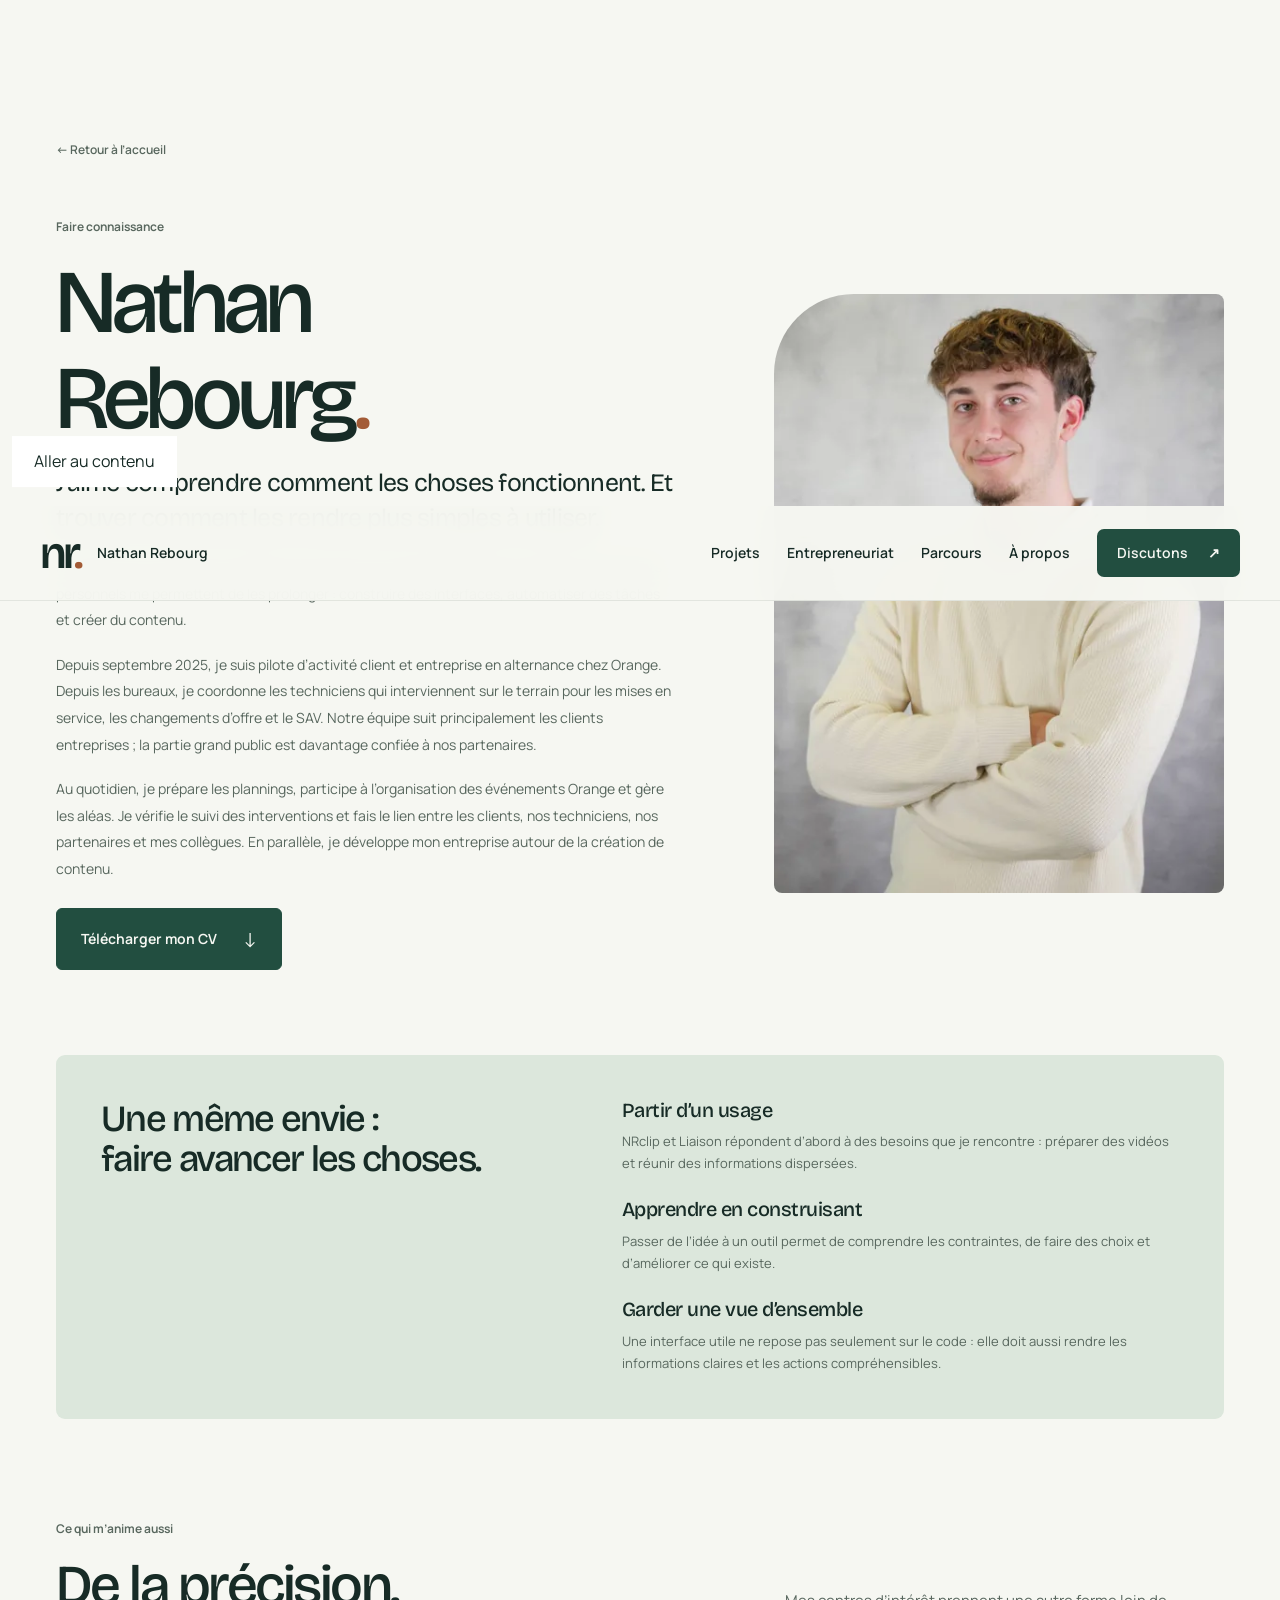
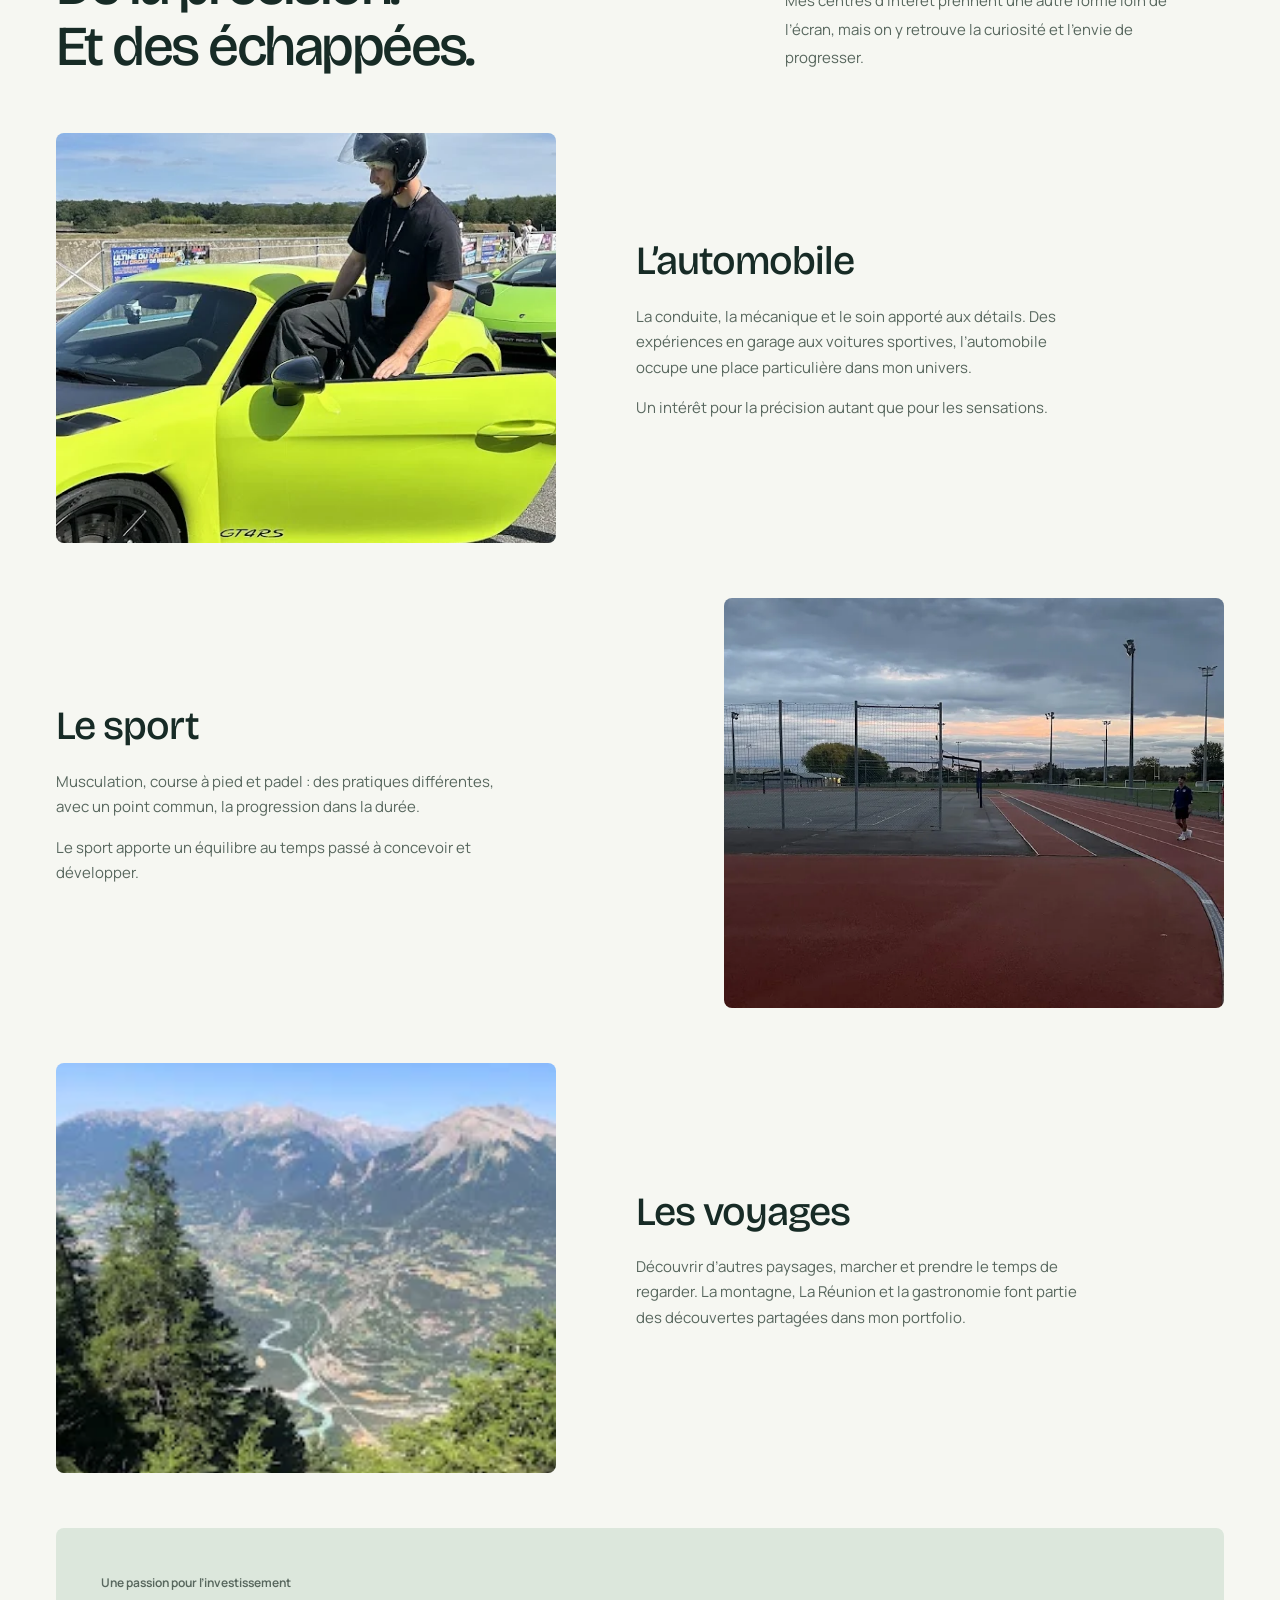
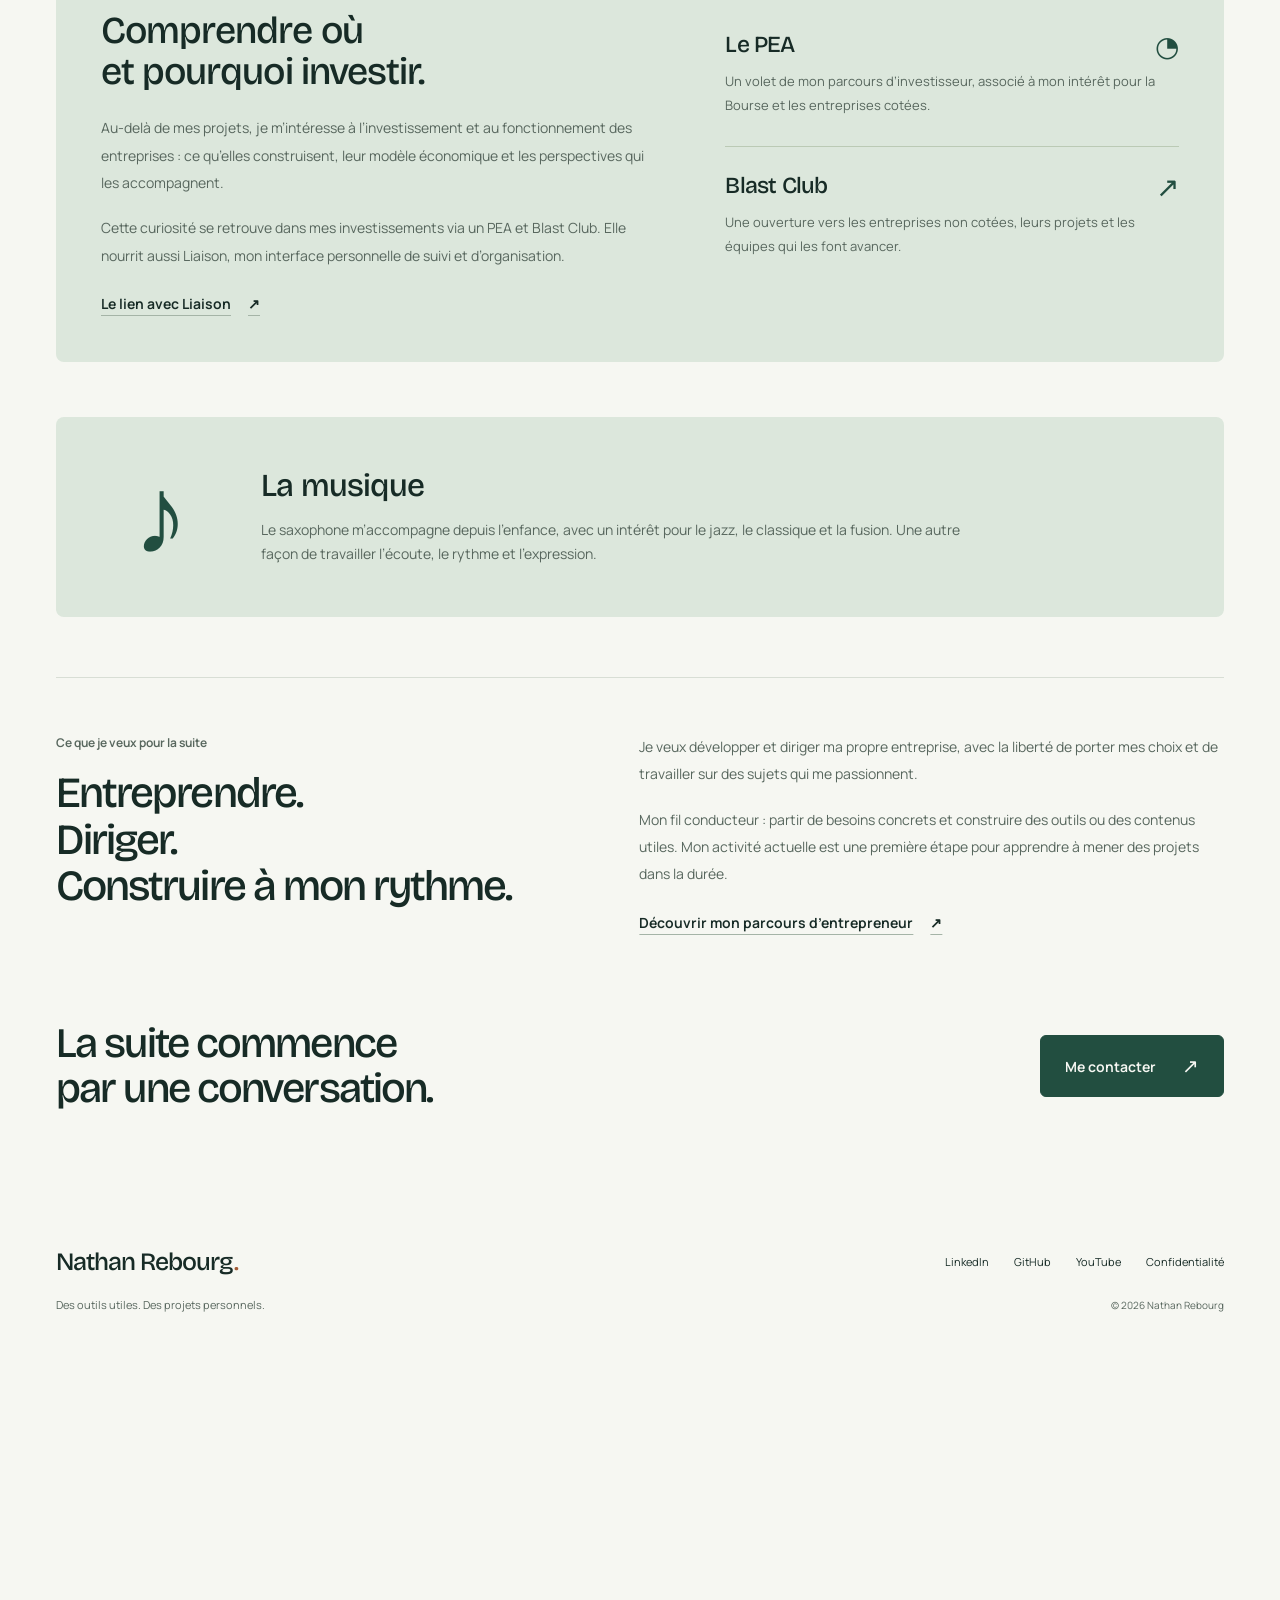
<file: pages/automobile.html>
<!doctype html><html lang="fr"><head><meta charset="utf-8"><meta name="viewport" content="width=device-width, initial-scale=1"><meta http-equiv="refresh" content="0;url=a-propos.html#automobile"><title>À propos — Nathan Rebourg</title></head><body><p><a href="a-propos.html#automobile">Découvrir mes centres d’intérêt</a></p></body></html>
</file>
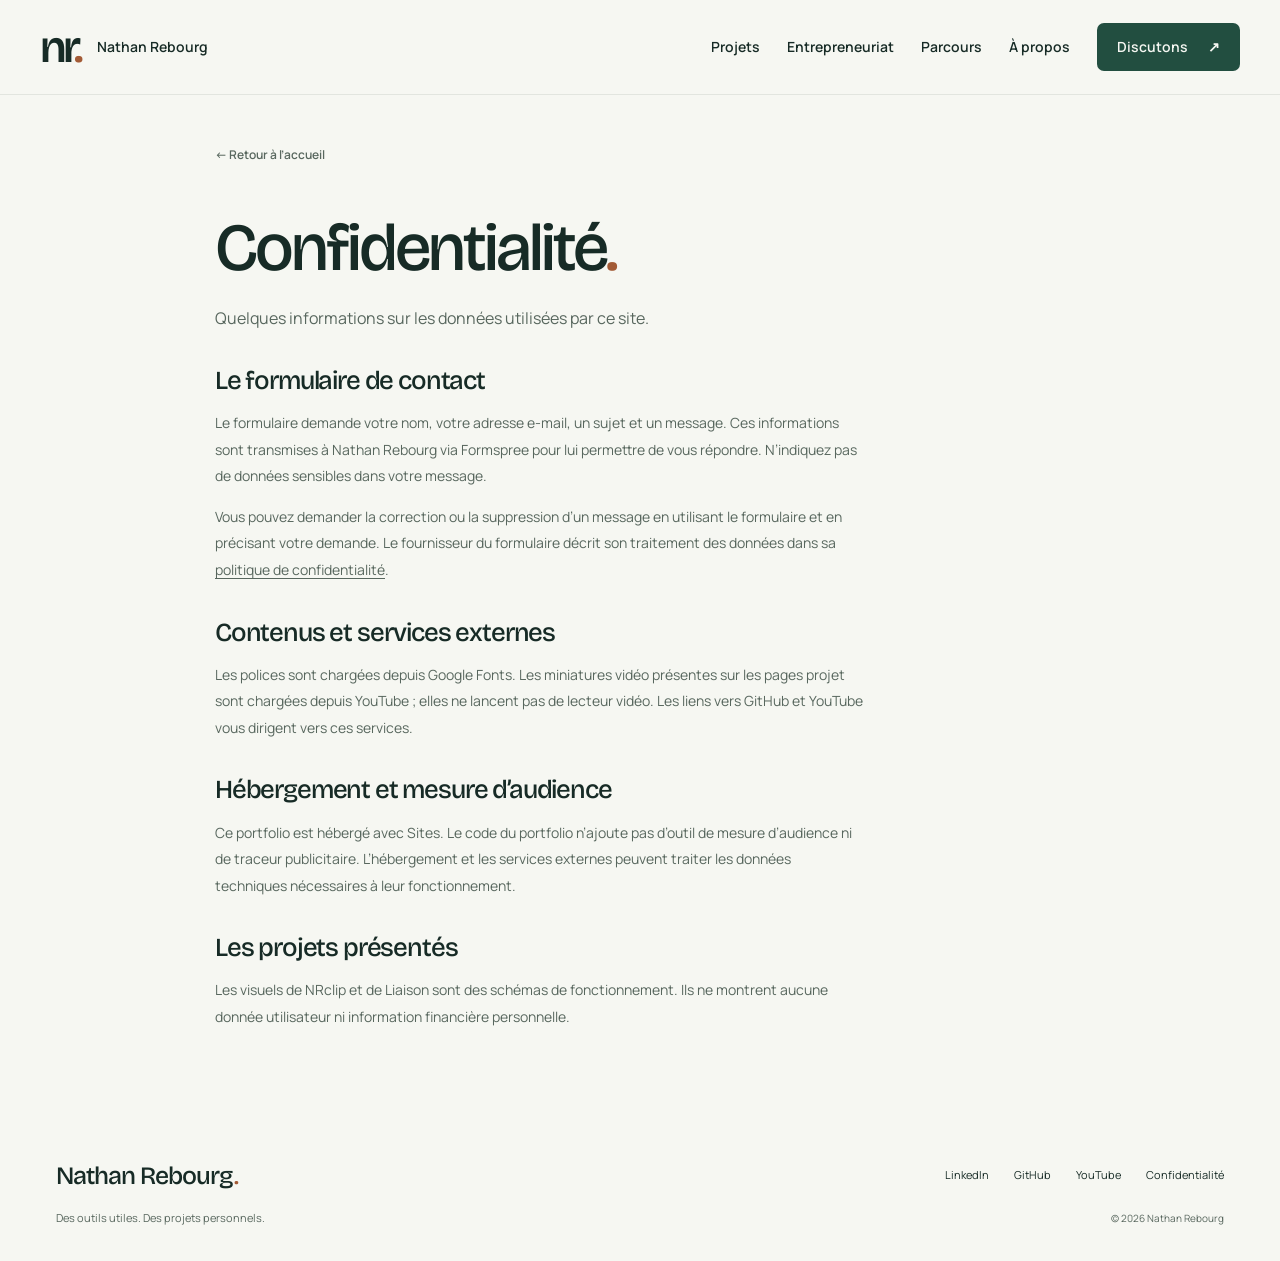
<file: pages/confidentialite.html>
<!doctype html>
<html lang="fr"><head><meta charset="utf-8"><meta name="viewport" content="width=device-width, initial-scale=1"><title>Confidentialité — Nathan Rebourg</title>
<meta name="description" content="Informations sur le formulaire de contact et les contenus externes du portfolio."><meta name="theme-color" content="#224e40">
<link rel="canonical" href="https://nathan-rebourg.greybead8193.chatgpt.site/pages/confidentialite.html"><meta property="og:type" content="website"><meta property="og:title" content="Confidentialité — Nathan Rebourg"><meta property="og:description" content="Informations sur le formulaire de contact et les contenus externes du portfolio."><meta property="og:url" content="https://nathan-rebourg.greybead8193.chatgpt.site/pages/confidentialite.html"><meta property="og:image" content="https://nathan-rebourg.greybead8193.chatgpt.site/assets/partage-nathan-rebourg.png"><meta property="og:image:width" content="1200"><meta property="og:image:height" content="630"><meta property="og:image:type" content="image/png"><meta property="og:image:alt" content="Nathan Rebourg — Des idées. Du code. Du concret."><meta property="og:locale" content="fr_FR"><meta name="twitter:card" content="summary_large_image"><meta name="twitter:image" content="https://nathan-rebourg.greybead8193.chatgpt.site/assets/partage-nathan-rebourg.png"><meta name="twitter:image:alt" content="Portfolio Nathan Rebourg : création de contenu, automatisation et entrepreneuriat">
<link rel="icon" href="../assets/favicon.svg" type="image/svg+xml"><link rel="preconnect" href="https://fonts.googleapis.com"><link rel="preconnect" href="https://fonts.gstatic.com" crossorigin>
<link href="https://fonts.googleapis.com/css2?family=Bricolage+Grotesque:opsz,wght@12..96,400;12..96,500;12..96,600;12..96,700&family=Manrope:wght@400;450;500;550;600;650;700&display=swap" rel="stylesheet">
<link rel="stylesheet" href="../assets/site.css"><script src="../assets/site.js" defer></script></head><body>
<a class="skip-link" href="#contenu">Aller au contenu</a><header class="site-header"><div class="header-inner"><a class="brand" href="../index.html" aria-label="Nathan Rebourg, accueil"><span class="brand-mark">nr<span>.</span></span><span class="brand-name">Nathan Rebourg</span></a>
<button class="menu-toggle" aria-controls="navigation" aria-expanded="false" hidden>Menu <span aria-hidden="true">☰</span></button>
<nav id="navigation" aria-label="Navigation principale"><a href="../index.html#projets">Projets</a><a href="../index.html#entrepreneuriat">Entrepreneuriat</a><a href="../index.html#parcours">Parcours</a><a href="../pages/a-propos.html">À propos</a><a class="nav-contact" href="../index.html#contact">Discutons <span aria-hidden="true">↗</span></a></nav></div></header><main id="contenu" class="wrap legal-page"><a class="back-link" href="../index.html">← Retour à l’accueil</a><h1>Confidentialité<span>.</span></h1><p class="legal-intro">Quelques informations sur les données utilisées par ce site.</p><section><h2>Le formulaire de contact</h2><p>Le formulaire demande votre nom, votre adresse e-mail, un sujet et un message. Ces informations sont transmises à Nathan Rebourg via Formspree pour lui permettre de vous répondre. N’indiquez pas de données sensibles dans votre message.</p><p>Vous pouvez demander la correction ou la suppression d’un message en utilisant le formulaire et en précisant votre demande. Le fournisseur du formulaire décrit son traitement des données dans sa <a href="https://formspree.io/legal/privacy-policy/" target="_blank" rel="noopener noreferrer">politique de confidentialité</a>.</p></section><section><h2>Contenus et services externes</h2><p>Les polices sont chargées depuis Google Fonts. Les miniatures vidéo présentes sur les pages projet sont chargées depuis YouTube ; elles ne lancent pas de lecteur vidéo. Les liens vers GitHub et YouTube vous dirigent vers ces services.</p></section><section><h2>Hébergement et mesure d’audience</h2><p>Ce portfolio est hébergé avec Sites. Le code du portfolio n’ajoute pas d’outil de mesure d’audience ni de traceur publicitaire. L’hébergement et les services externes peuvent traiter les données techniques nécessaires à leur fonctionnement.</p></section><section><h2>Les projets présentés</h2><p>Les visuels de NRclip et de Liaison sont des schémas de fonctionnement. Ils ne montrent aucune donnée utilisateur ni information financière personnelle.</p></section></main><footer class="site-footer wrap"><a class="footer-name" href="../index.html">Nathan Rebourg<span>.</span></a><p>Des outils utiles. Des projets personnels.</p><div><a href="https://www.linkedin.com/in/nathan-rebourg-901783333" target="_blank" rel="noopener noreferrer">LinkedIn</a><a href="https://github.com/Nathanrebourg" target="_blank" rel="noopener noreferrer">GitHub</a><a href="https://www.youtube.com/@AnymeRediffs" target="_blank" rel="noopener noreferrer">YouTube</a><a href="../pages/confidentialite.html">Confidentialité</a></div><small>© 2026 Nathan Rebourg</small></footer></body></html>
</file>
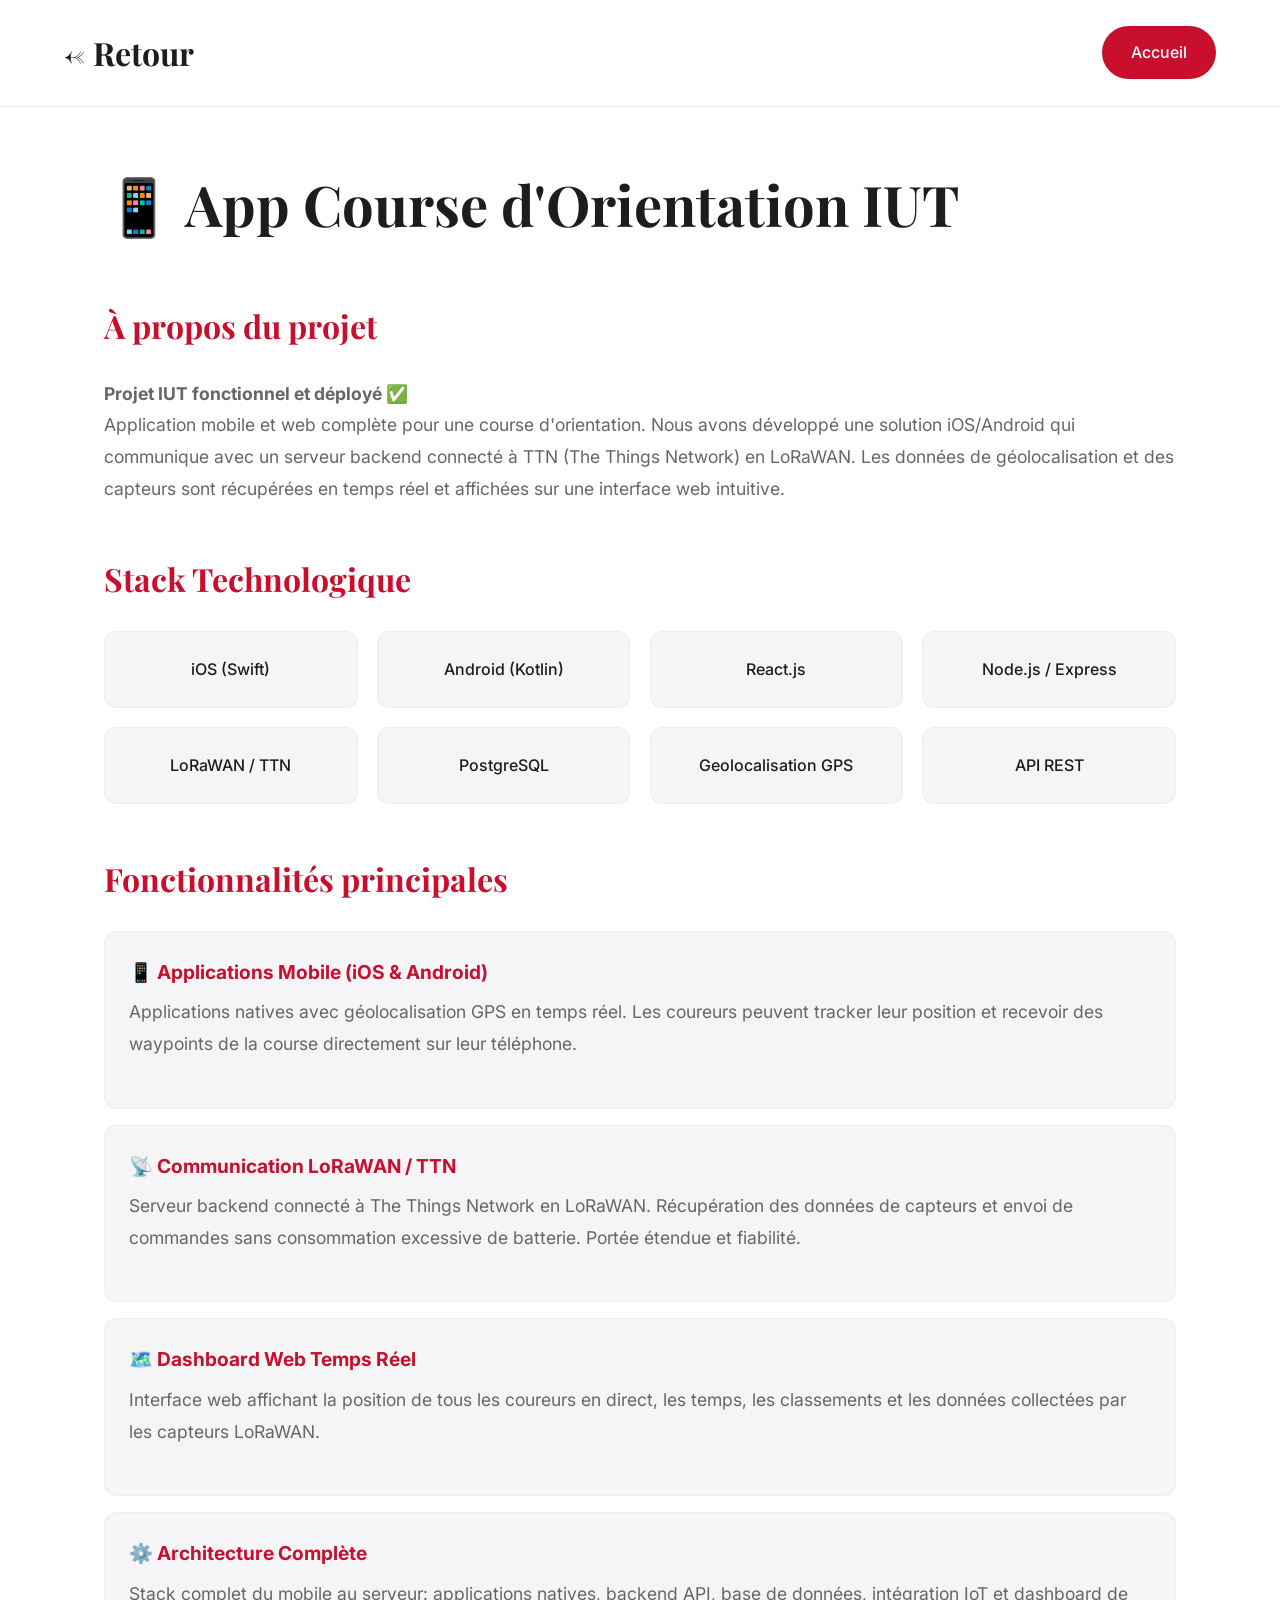
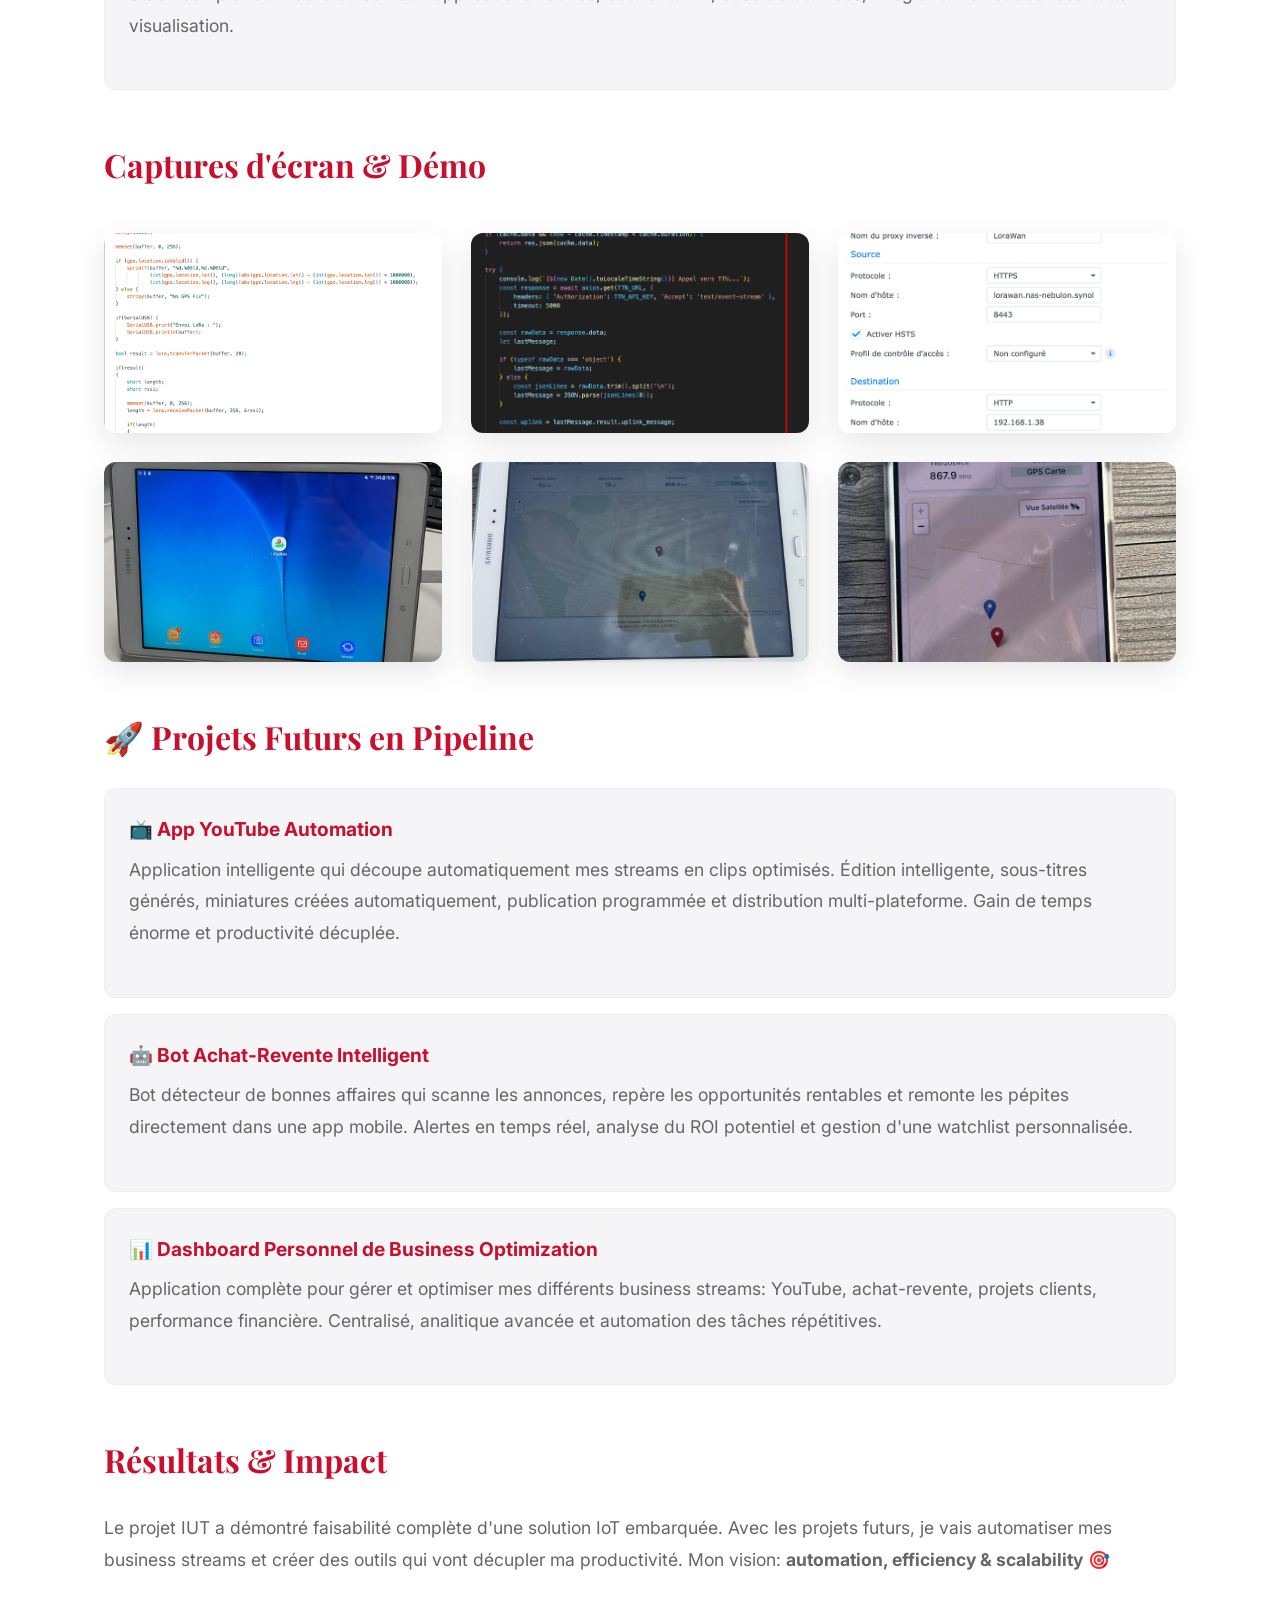
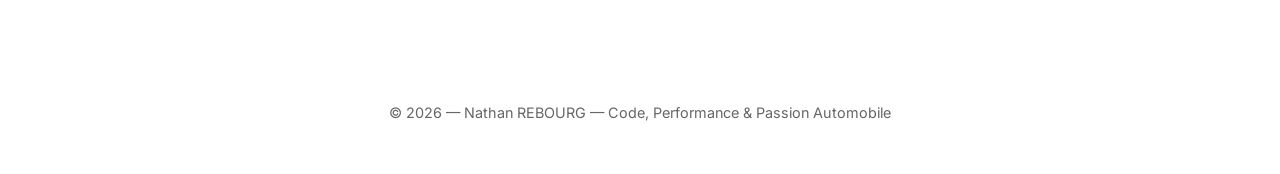
<file: pages/dashboard.html>
<!DOCTYPE html>
<html lang="fr">
<head>
  <meta charset="UTF-8" />
  <meta name="viewport" content="width=device-width, initial-scale=1.0"/>
  <title>Dashboard Entreprise - Nathan REBOURG</title>
  <link rel="preconnect" href="https://fonts.googleapis.com">
  <link rel="preconnect" href="https://fonts.gstatic.com" crossorigin>
  <link href="https://fonts.googleapis.com/css2?family=Playfair+Display:ital,wght@0,400;0,500;0,700;1,400&family=Inter:wght@300;400;500;600&display=swap" rel="stylesheet">
  <style>
    :root {
      --primary: #c8102e;
      --dark: #ffffff;
      --gray: #f5f5f7;
      --light: #1d1d1f;
      --dim: #666666;
      --transition: all 0.4s cubic-bezier(0.25, 0.46, 0.45, 0.94);
    }
    * { margin:0; padding:0; box-sizing:border-box; }
    html { scroll-behavior: smooth; }
    body {
      font-family: 'Inter', sans-serif;
      background: var(--dark);
      color: var(--light);
      line-height: 1.7;
    }
    header {
      position: fixed;
      top: 0; left: 0; width: 100%;
      z-index: 1000;
      padding: 1.6rem 5%;
      display: flex;
      justify-content: space-between;
      align-items: center;
      background: rgba(255,255,255,0.85);
      backdrop-filter: blur(12px);
      border-bottom: 1px solid rgba(0,0,0,0.08);
    }
    .logo {
      font-family: 'Playfair Display', serif;
      font-size: 2rem;
      font-weight: 700;
      color: #1d1d1f;
      text-decoration: none;
    }
    .back-btn {
      background: var(--primary);
      color: white;
      padding: 0.8rem 1.8rem;
      border-radius: 50px;
      text-decoration: none;
      font-weight: 500;
      transition: var(--transition);
    }
    .back-btn:hover {
      background: #a00d24;
      transform: translateY(-2px);
    }
    section {
      padding: 12vh 5% 6vh;
      max-width: 1200px;
      margin: 0 auto;
    }
    h1 {
      font-family: 'Playfair Display', serif;
      font-size: 3.5rem;
      margin-top: 3rem;
      margin-bottom: 2rem;
      color: #1d1d1f;
    }
    h2 {
      font-family: 'Playfair Display', serif;
      font-size: 2rem;
      margin-top: 3rem;
      margin-bottom: 1.5rem;
      color: var(--primary);
    }
    p {
      font-size: 1.1rem;
      margin-bottom: 1.5rem;
      color: var(--dim);
      line-height: 1.8;
    }
    .gallery {
      display: grid;
      grid-template-columns: repeat(auto-fit, minmax(280px, 1fr));
      gap: 1.8rem;
      margin: 2.5rem 0;
    }
    .gallery img {
      width: 100%;
      border-radius: 12px;
      object-fit: cover;
      height: 200px;
      transition: var(--transition);
      box-shadow: 0 10px 30px rgba(0,0,0,0.1);
    }
    .gallery img:hover {
      transform: scale(1.05) translateY(-4px);
      box-shadow: 0 20px 50px rgba(200,16,46,0.2);
    }
    .tech-stack {
      display: grid;
      grid-template-columns: repeat(auto-fit, minmax(200px, 1fr));
      gap: 1.2rem;
      margin: 1.5rem 0;
    }
    .tech-item {
      background: var(--gray);
      border: 1px solid rgba(201,169,110,0.1);
      border-radius: 12px;
      padding: 1.5rem;
      text-align: center;
      font-weight: 500;
      color: var(--gold);
    }
    .feature-box {
      background: var(--gray);
      border: 1px solid rgba(201,169,110,0.1);
      border-radius: 12px;
      padding: 1.5rem;
      margin: 1rem 0;
    }
    .feature-box h3 {
      color: var(--primary);
      margin-bottom: 0.5rem;
      font-size: 1.2rem;
    }
    footer {
      text-align: center;
      padding: 3rem;
      color: var(--dim);
      font-size: 0.9rem;
    }
  </style>
</head>
<body>

<header>
  <a href="../index.html" class="logo">← Retour</a>
  <a href="../index.html" class="back-btn">Accueil</a>
</header>

<section>
  <h1>📱 App Course d'Orientation IUT</h1>
  
  <h2>À propos du projet</h2>
  <p>
    <strong>Projet IUT fonctionnel et déployé ✅</strong><br>
    Application mobile et web complète pour une course d'orientation. Nous avons développé une solution iOS/Android 
    qui communique avec un serveur backend connecté à TTN (The Things Network) en LoRaWAN. 
    Les données de géolocalisation et des capteurs sont récupérées en temps réel et affichées sur une interface web intuitive.
  </p>

  <h2>Stack Technologique</h2>
  <div class="tech-stack">
    <div class="tech-item">iOS (Swift)</div>
    <div class="tech-item">Android (Kotlin)</div>
    <div class="tech-item">React.js</div>
    <div class="tech-item">Node.js / Express</div>
    <div class="tech-item">LoRaWAN / TTN</div>
    <div class="tech-item">PostgreSQL</div>
    <div class="tech-item">Geolocalisation GPS</div>
    <div class="tech-item">API REST</div>
  </div>

  <h2>Fonctionnalités principales</h2>
  <div class="feature-box">
    <h3>📱 Applications Mobile (iOS & Android)</h3>
    <p>Applications natives avec géolocalisation GPS en temps réel. Les coureurs peuvent tracker leur position 
    et recevoir des waypoints de la course directement sur leur téléphone.</p>
  </div>
  <div class="feature-box">
    <h3>📡 Communication LoRaWAN / TTN</h3>
    <p>Serveur backend connecté à The Things Network en LoRaWAN. Récupération des données de capteurs 
    et envoi de commandes sans consommation excessive de batterie. Portée étendue et fiabilité.</p>
  </div>
  <div class="feature-box">
    <h3>🗺️ Dashboard Web Temps Réel</h3>
    <p>Interface web affichant la position de tous les coureurs en direct, les temps, les classements 
    et les données collectées par les capteurs LoRaWAN.</p>
  </div>
  <div class="feature-box">
    <h3>⚙️ Architecture Complète</h3>
    <p>Stack complet du mobile au serveur: applications natives, backend API, base de données, 
    intégration IoT et dashboard de visualisation.</p>
  </div>

  <h2>Captures d'écran & Démo</h2>
  <div class="gallery">
    <img src="../assets/arduino.png" alt="Dashboard 1" />
    <img src="../assets/serveur_node.png" alt="Dashboard 2" />
    <img src="../assets/proxy_inversé.png" alt="Dashboard 3" />
    <img src="../assets/app_vue_and.png" alt="Dashboard 4" />
    <img src="../assets/app_and.png" alt="Dashboard 5" />
    <img src="../assets/app_apple.png" alt="Dashboard 6" />
  </div>

  <h2>🚀 Projets Futurs en Pipeline</h2>
  
  <div class="feature-box">
    <h3>📺 App YouTube Automation</h3>
    <p>Application intelligente qui découpe automatiquement mes streams en clips optimisés. 
    Édition intelligente, sous-titres générés, miniatures créées automatiquement, publication 
    programmée et distribution multi-plateforme. Gain de temps énorme et productivité décuplée.</p>
  </div>
  
  <div class="feature-box">
    <h3>🤖 Bot Achat-Revente Intelligent</h3>
    <p>Bot détecteur de bonnes affaires qui scanne les annonces, repère les opportunités rentables 
    et remonte les pépites directement dans une app mobile. Alertes en temps réel, analyse du ROI 
    potentiel et gestion d'une watchlist personnalisée.</p>
  </div>
  
  <div class="feature-box">
    <h3>📊 Dashboard Personnel de Business Optimization</h3>
    <p>Application complète pour gérer et optimiser mes différents business streams: YouTube, 
    achat-revente, projets clients, performance financière. Centralisé, analitique avancée 
    et automation des tâches répétitives.</p>
  </div>

  <h2>Résultats & Impact</h2>
  <p>
    Le projet IUT a démontré faisabilité complète d'une solution IoT embarquée. Avec les projets futurs, 
    je vais automatiser mes business streams et créer des outils qui vont décupler ma productivité. 
    Mon vision: <strong>automation, efficiency & scalability</strong> 🎯
  </p>
</section>

<footer>
  © 2026 — Nathan REBOURG — Code, Performance & Passion Automobile
</footer>

</body>
</html>
</file>
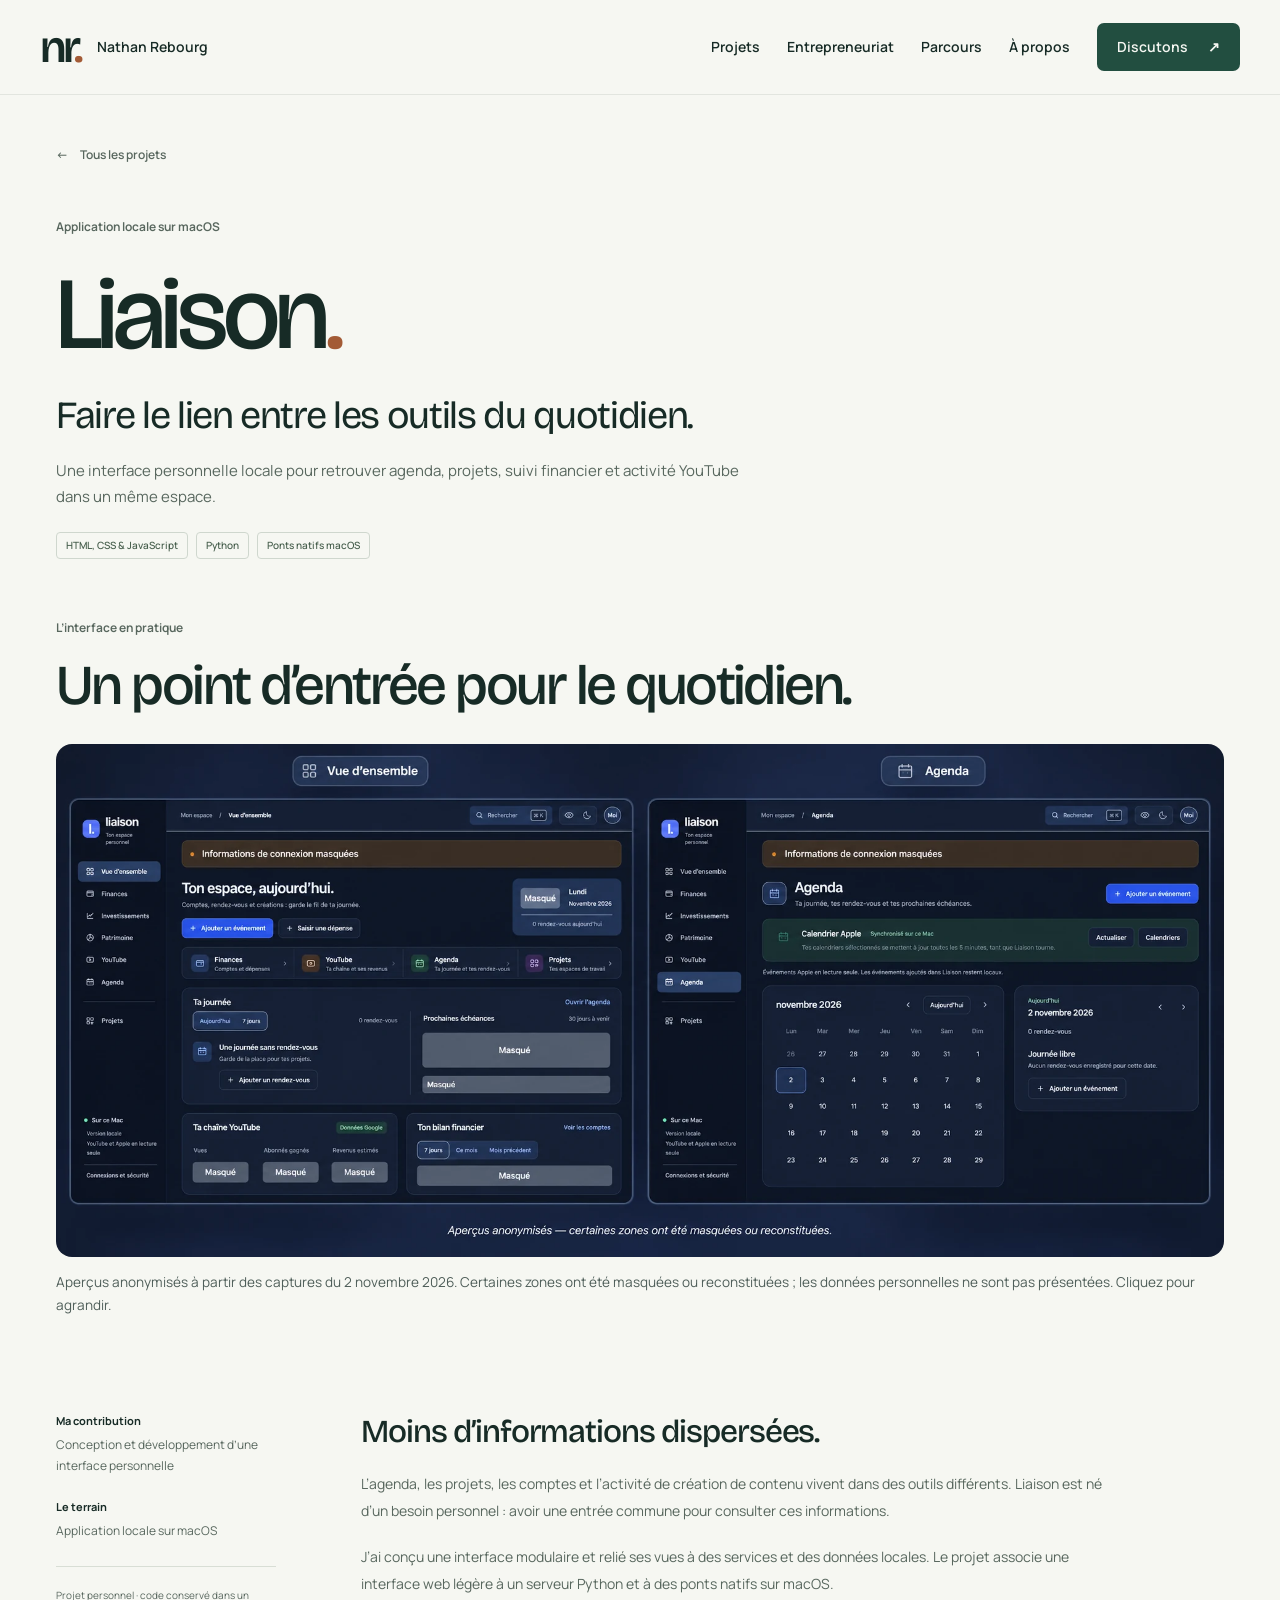
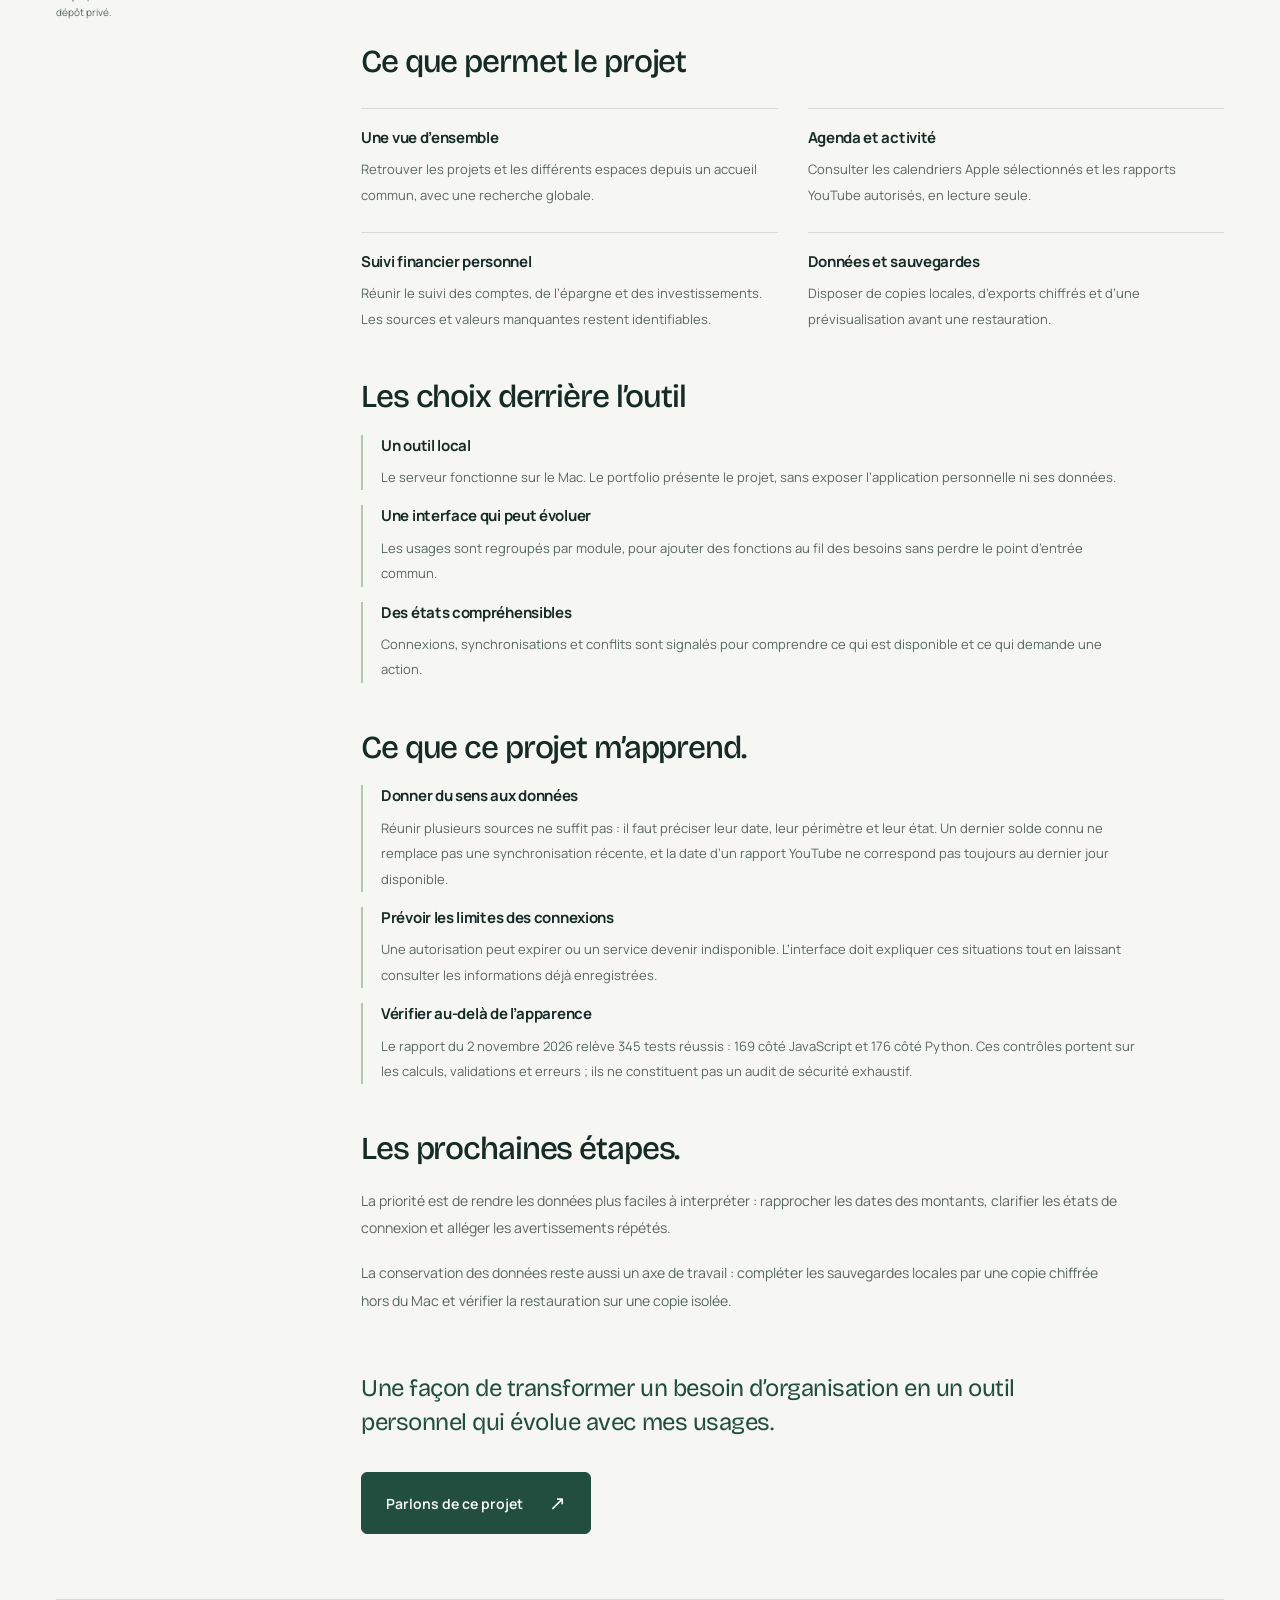
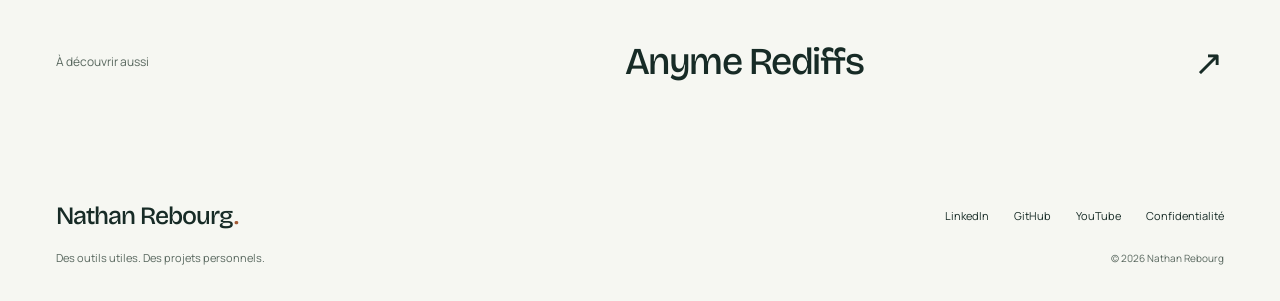
<file: pages/liaison.html>
<!doctype html>
<html lang="fr"><head><meta charset="utf-8"><meta name="viewport" content="width=device-width, initial-scale=1"><title>Liaison — Nathan Rebourg</title>
<meta name="description" content="Une interface personnelle locale pour retrouver agenda, projets, suivi financier et activité YouTube dans un même espace."><meta name="theme-color" content="#224e40">
<link rel="canonical" href="https://nathan-rebourg.greybead8193.chatgpt.site/pages/liaison.html"><meta property="og:type" content="website"><meta property="og:title" content="Liaison — Nathan Rebourg"><meta property="og:description" content="Une interface personnelle locale pour retrouver agenda, projets, suivi financier et activité YouTube dans un même espace."><meta property="og:url" content="https://nathan-rebourg.greybead8193.chatgpt.site/pages/liaison.html"><meta property="og:image" content="https://nathan-rebourg.greybead8193.chatgpt.site/assets/partage-nathan-rebourg.png"><meta property="og:image:width" content="1200"><meta property="og:image:height" content="630"><meta property="og:image:type" content="image/png"><meta property="og:image:alt" content="Nathan Rebourg — Des idées. Du code. Du concret."><meta property="og:locale" content="fr_FR"><meta name="twitter:card" content="summary_large_image"><meta name="twitter:image" content="https://nathan-rebourg.greybead8193.chatgpt.site/assets/partage-nathan-rebourg.png"><meta name="twitter:image:alt" content="Portfolio Nathan Rebourg : création de contenu, automatisation et entrepreneuriat">
<link rel="icon" href="../assets/favicon.svg" type="image/svg+xml"><link rel="preconnect" href="https://fonts.googleapis.com"><link rel="preconnect" href="https://fonts.gstatic.com" crossorigin>
<link href="https://fonts.googleapis.com/css2?family=Bricolage+Grotesque:opsz,wght@12..96,400;12..96,500;12..96,600;12..96,700&family=Manrope:wght@400;450;500;550;600;650;700&display=swap" rel="stylesheet">
<link rel="stylesheet" href="../assets/site.css"><script src="../assets/site.js" defer></script></head><body>
<a class="skip-link" href="#contenu">Aller au contenu</a><header class="site-header"><div class="header-inner"><a class="brand" href="../index.html" aria-label="Nathan Rebourg, accueil"><span class="brand-mark">nr<span>.</span></span><span class="brand-name">Nathan Rebourg</span></a>
<button class="menu-toggle" aria-controls="navigation" aria-expanded="false" hidden>Menu <span aria-hidden="true">☰</span></button>
<nav id="navigation" aria-label="Navigation principale"><a href="../index.html#projets">Projets</a><a href="../index.html#entrepreneuriat">Entrepreneuriat</a><a href="../index.html#parcours">Parcours</a><a href="../pages/a-propos.html">À propos</a><a class="nav-contact" href="../index.html#contact">Discutons <span aria-hidden="true">↗</span></a></nav></div></header><main id="contenu"><div class="wrap project-page"><a class="back-link" href="../index.html#projets"><span aria-hidden="true">←</span> Tous les projets</a><header class="case-heading"><p class="section-note">Application locale sur macOS</p><h1>Liaison<span>.</span></h1><p class="case-subtitle">Faire le lien entre les outils du quotidien.</p><p class="case-description">Une interface personnelle locale pour retrouver agenda, projets, suivi financier et activité YouTube dans un même espace.</p><ul class="tags"><li>HTML, CSS &amp; JavaScript</li><li>Python</li><li>Ponts natifs macOS</li></ul></header><section id="apercus"><p class="section-note">L’interface en pratique</p><h2>Un point d’entrée pour le quotidien.</h2><figure class="liaison-screens"><a href="../assets/liaison-apercus.webp" target="_blank" rel="noopener"><img src="../assets/liaison-apercus.webp" alt="Aperçus anonymisés de Liaison : tableau de bord et agenda en thème sombre" width="1893" height="831" loading="lazy"></a><figcaption>Aperçus anonymisés à partir des captures du 2 novembre 2026. Certaines zones ont été masquées ou reconstituées ; les données personnelles ne sont pas présentées. Cliquez pour agrandir.</figcaption></figure></section><div class="case-body"><aside class="case-aside"><h2>Ma contribution</h2><p>Conception et développement d’une interface personnelle</p><h2>Le terrain</h2><p>Application locale sur macOS</p><p class="private-note">Projet personnel · code conservé dans un dépôt privé.</p></aside><div class="case-content"><section><h2>Moins d’informations dispersées.</h2><p>L’agenda, les projets, les comptes et l’activité de création de contenu vivent dans des outils différents. Liaison est né d’un besoin personnel : avoir une entrée commune pour consulter ces informations.</p><p>J’ai conçu une interface modulaire et relié ses vues à des services et des données locales. Le projet associe une interface web légère à un serveur Python et à des ponts natifs sur macOS.</p></section><section><h2>Ce que permet le projet</h2><div class="feature-list"><article><h3>Une vue d’ensemble</h3><p>Retrouver les projets et les différents espaces depuis un accueil commun, avec une recherche globale.</p></article><article><h3>Agenda et activité</h3><p>Consulter les calendriers Apple sélectionnés et les rapports YouTube autorisés, en lecture seule.</p></article><article><h3>Suivi financier personnel</h3><p>Réunir le suivi des comptes, de l’épargne et des investissements. Les sources et valeurs manquantes restent identifiables.</p></article><article><h3>Données et sauvegardes</h3><p>Disposer de copies locales, d’exports chiffrés et d’une prévisualisation avant une restauration.</p></article></div></section><section><h2>Les choix derrière l’outil</h2><div class="choices-list"><article><h3>Un outil local</h3><p>Le serveur fonctionne sur le Mac. Le portfolio présente le projet, sans exposer l’application personnelle ni ses données.</p></article><article><h3>Une interface qui peut évoluer</h3><p>Les usages sont regroupés par module, pour ajouter des fonctions au fil des besoins sans perdre le point d’entrée commun.</p></article><article><h3>Des états compréhensibles</h3><p>Connexions, synchronisations et conflits sont signalés pour comprendre ce qui est disponible et ce qui demande une action.</p></article></div></section><section><h2>Ce que ce projet m’apprend.</h2><div class="choices-list"><article><h3>Donner du sens aux données</h3><p>Réunir plusieurs sources ne suffit pas : il faut préciser leur date, leur périmètre et leur état. Un dernier solde connu ne remplace pas une synchronisation récente, et la date d’un rapport YouTube ne correspond pas toujours au dernier jour disponible.</p></article><article><h3>Prévoir les limites des connexions</h3><p>Une autorisation peut expirer ou un service devenir indisponible. L’interface doit expliquer ces situations tout en laissant consulter les informations déjà enregistrées.</p></article><article><h3>Vérifier au-delà de l’apparence</h3><p>Le rapport du 2 novembre 2026 relève 345 tests réussis : 169 côté JavaScript et 176 côté Python. Ces contrôles portent sur les calculs, validations et erreurs ; ils ne constituent pas un audit de sécurité exhaustif.</p></article></div></section><section><h2>Les prochaines étapes.</h2><p>La priorité est de rendre les données plus faciles à interpréter : rapprocher les dates des montants, clarifier les états de connexion et alléger les avertissements répétés.</p><p>La conservation des données reste aussi un axe de travail : compléter les sauvegardes locales par une copie chiffrée hors du Mac et vérifier la restauration sur une copie isolée.</p></section><p class="case-closing">Une façon de transformer un besoin d’organisation en un outil personnel qui évolue avec mes usages.</p><a class="button" href="../index.html#contact">Parlons de ce projet <span aria-hidden="true">↗</span></a></div></div><a class="next-project" href="youtube.html"><span>À découvrir aussi</span><strong>Anyme Rediffs</strong><span aria-hidden="true">↗</span></a></div></main><footer class="site-footer wrap"><a class="footer-name" href="../index.html">Nathan Rebourg<span>.</span></a><p>Des outils utiles. Des projets personnels.</p><div><a href="https://www.linkedin.com/in/nathan-rebourg-901783333" target="_blank" rel="noopener noreferrer">LinkedIn</a><a href="https://github.com/Nathanrebourg" target="_blank" rel="noopener noreferrer">GitHub</a><a href="https://www.youtube.com/@AnymeRediffs" target="_blank" rel="noopener noreferrer">YouTube</a><a href="../pages/confidentialite.html">Confidentialité</a></div><small>© 2026 Nathan Rebourg</small></footer></body></html>
</file>
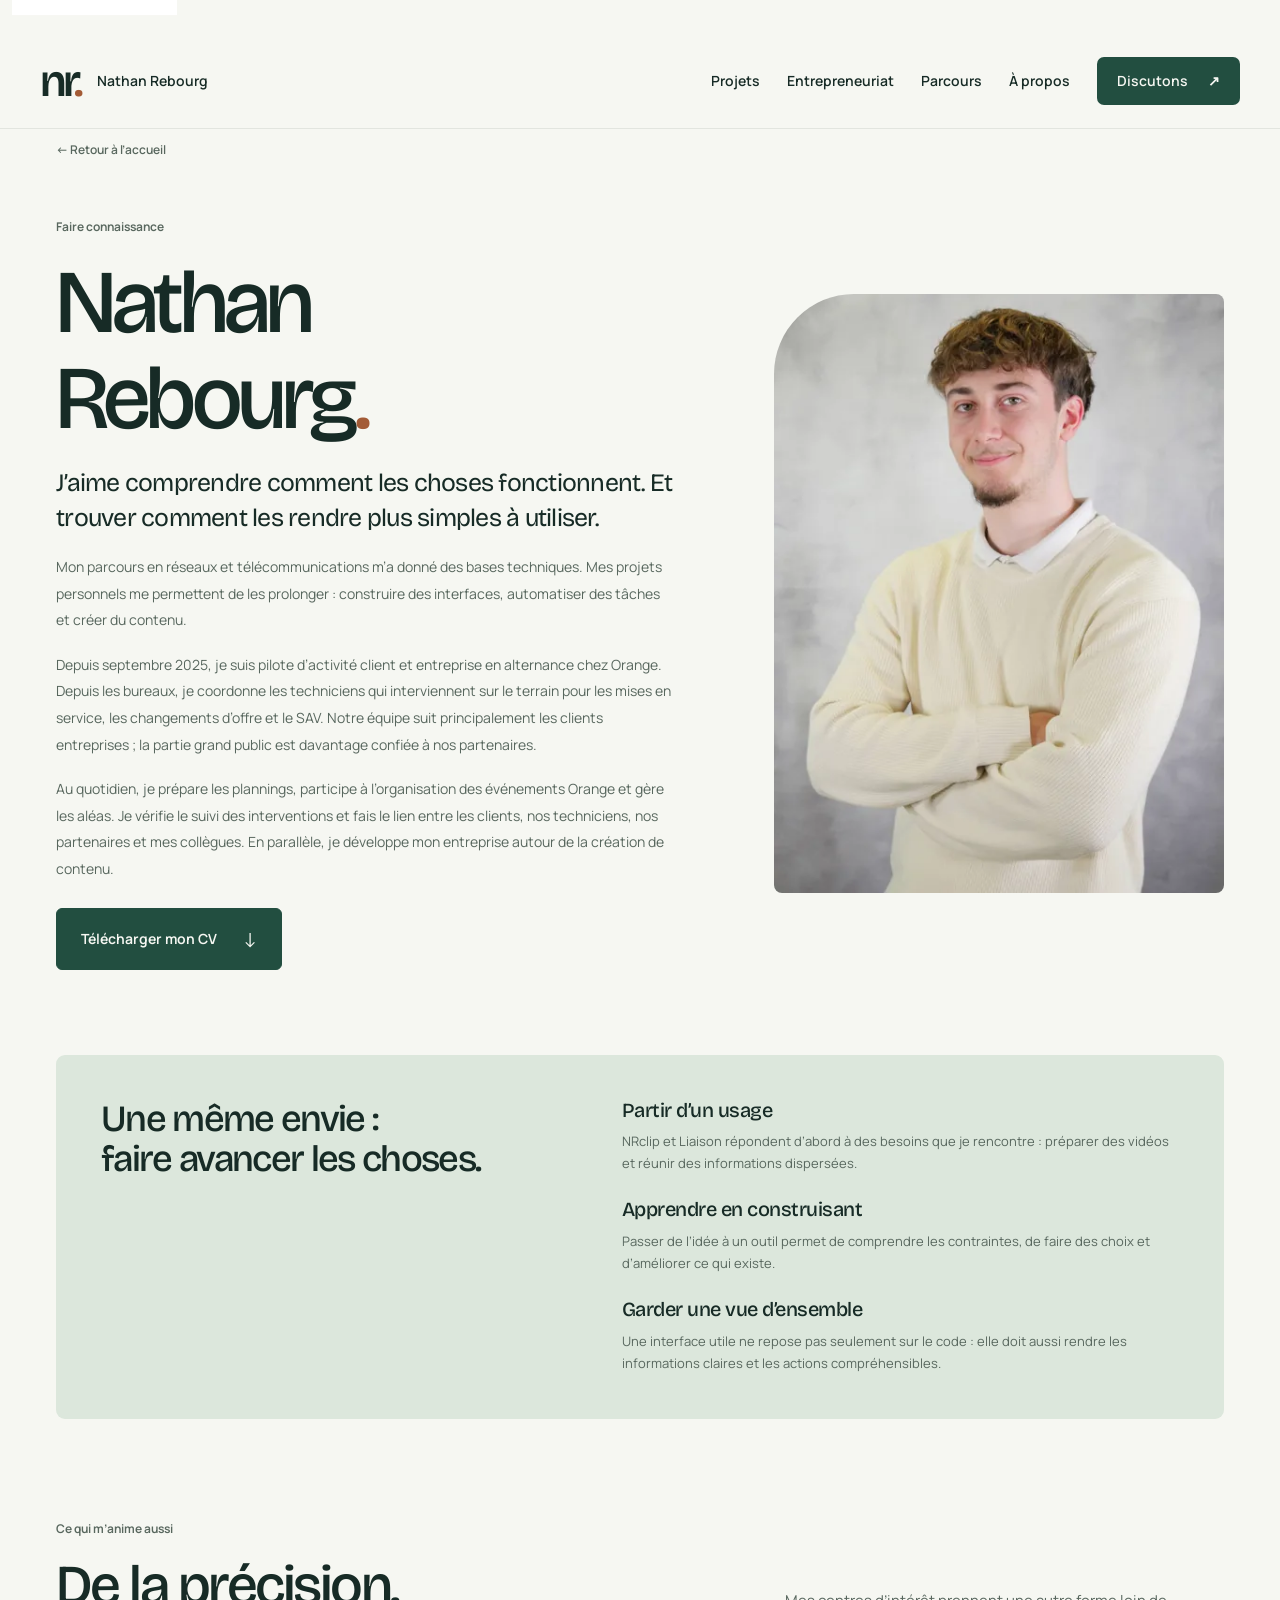
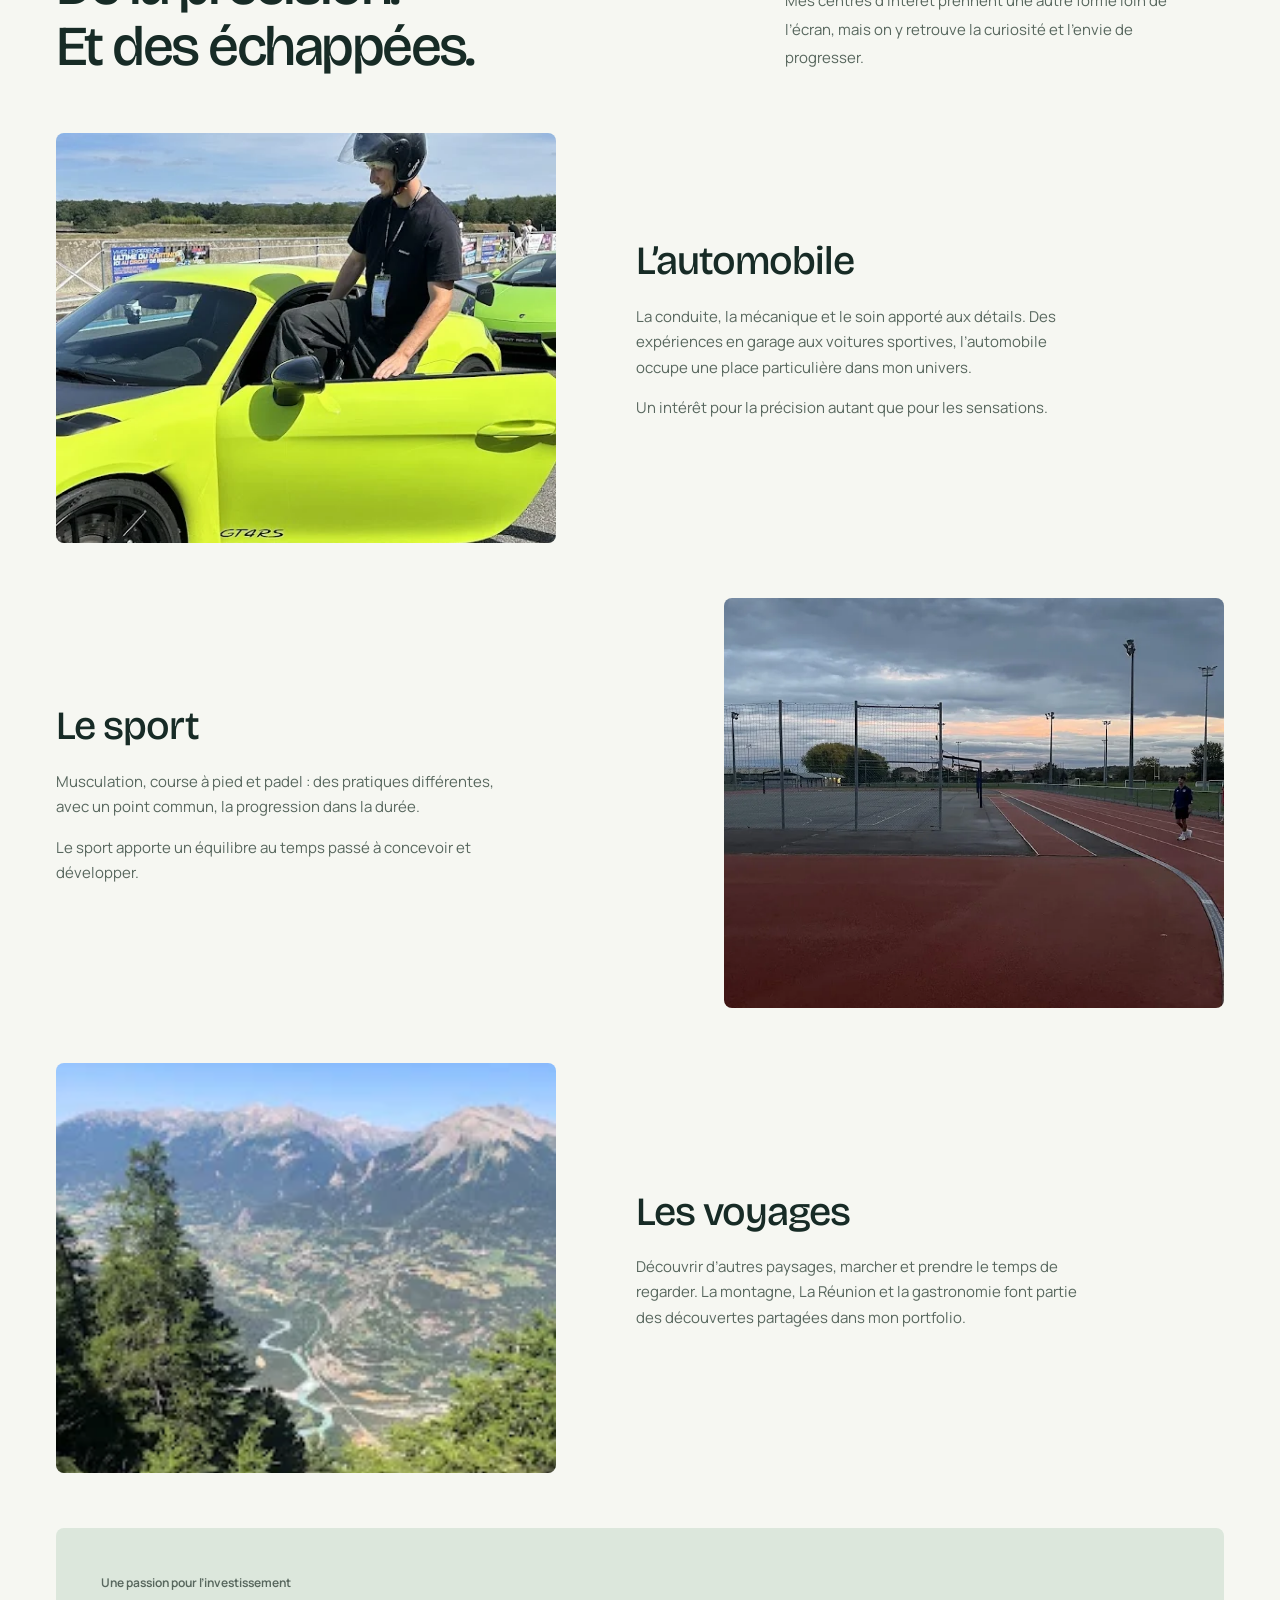
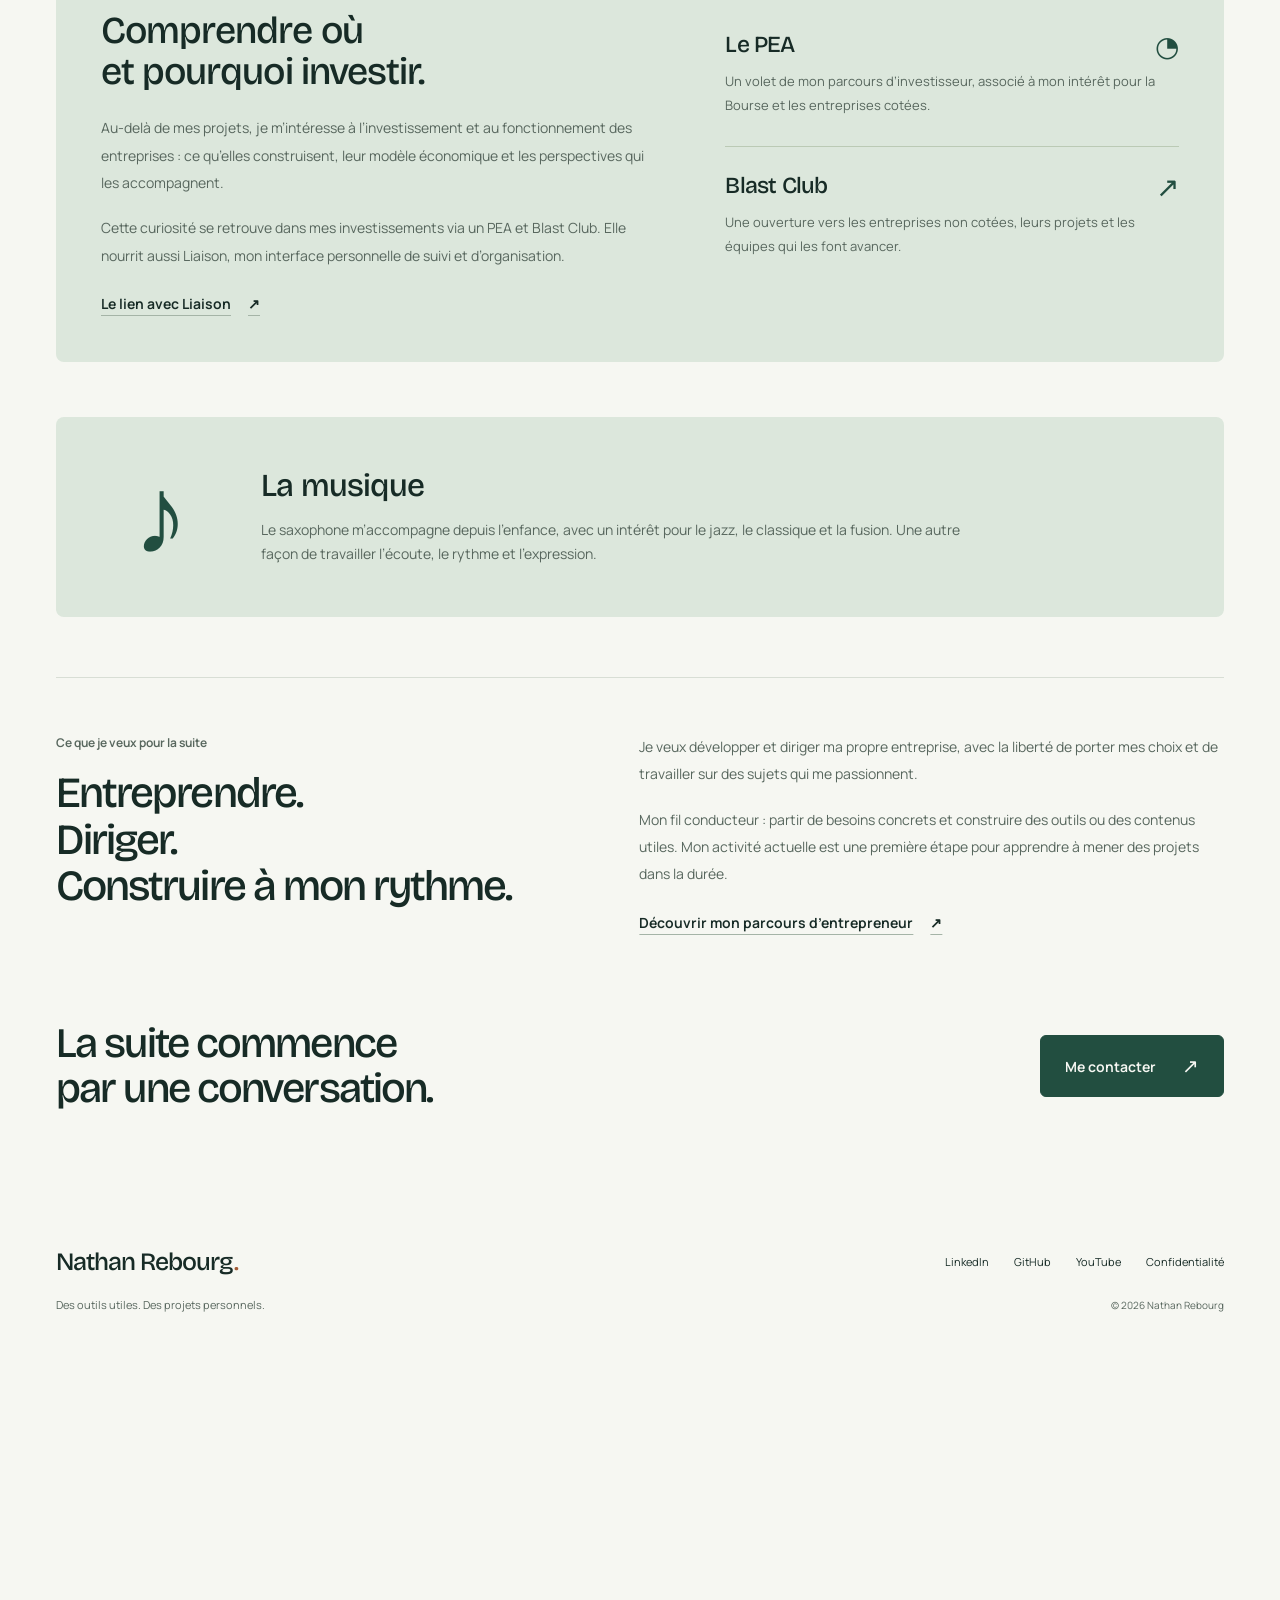
<file: pages/musique.html>
<!doctype html><html lang="fr"><head><meta charset="utf-8"><meta name="viewport" content="width=device-width, initial-scale=1"><meta http-equiv="refresh" content="0;url=a-propos.html#musique"><title>À propos — Nathan Rebourg</title></head><body><p><a href="a-propos.html#musique">Découvrir mes centres d’intérêt</a></p></body></html>
</file>
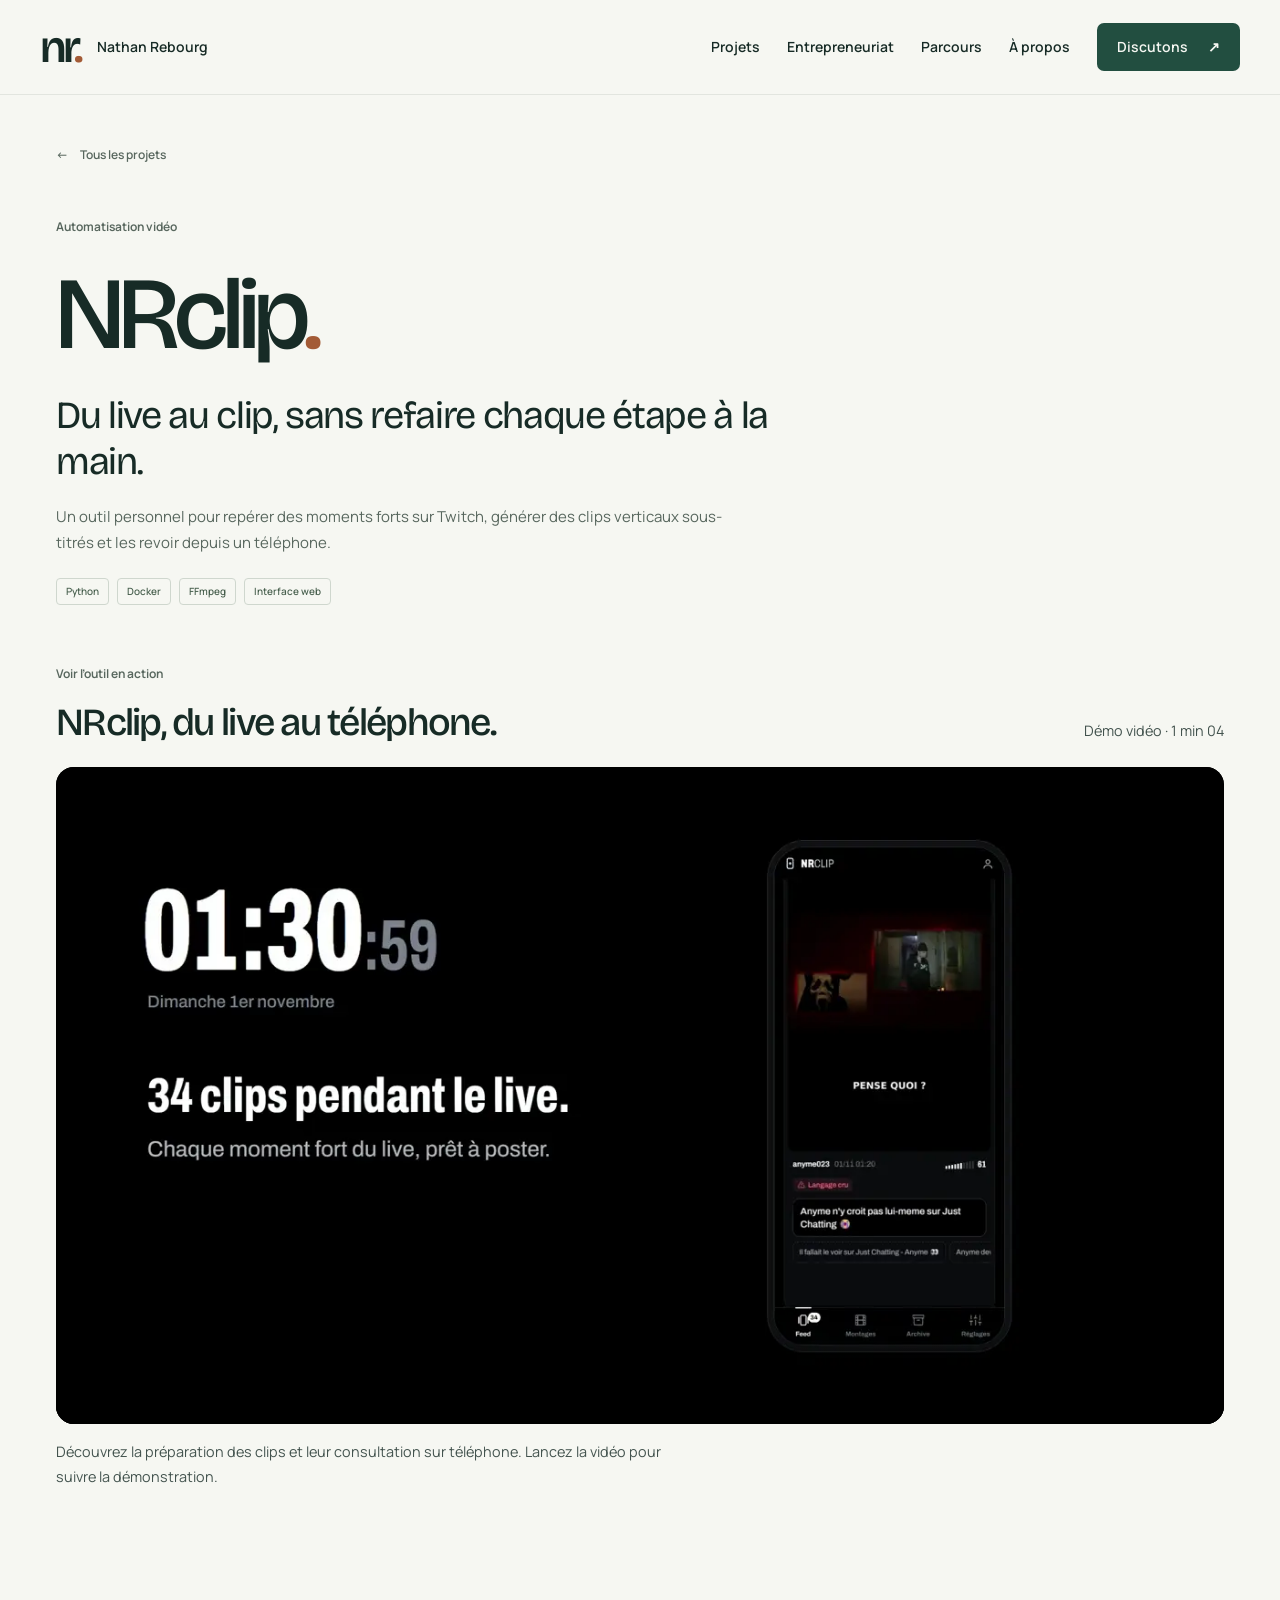
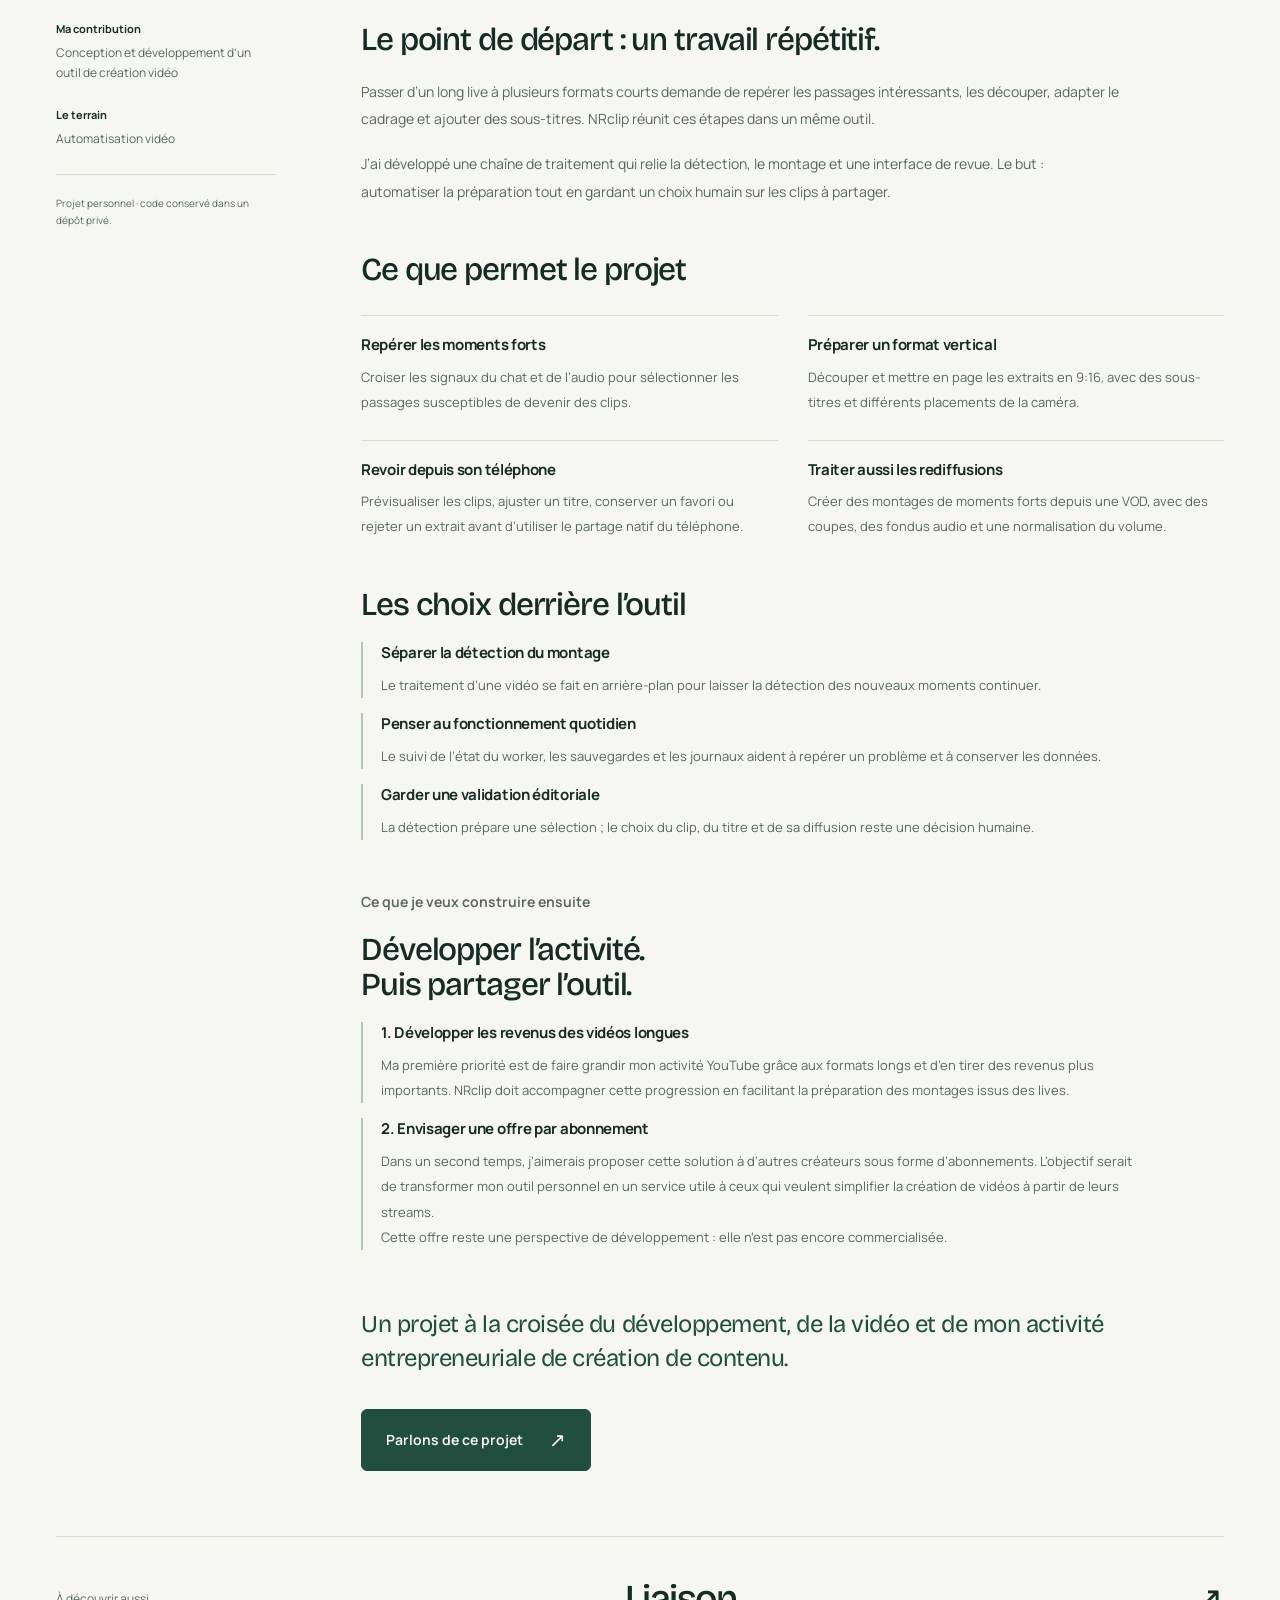
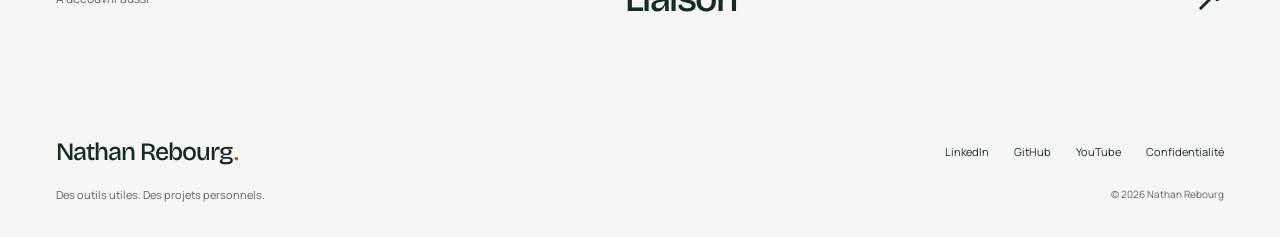
<file: pages/nrclip.html>
<!doctype html>
<html lang="fr"><head><meta charset="utf-8"><meta name="viewport" content="width=device-width, initial-scale=1"><title>NRclip — Nathan Rebourg</title>
<meta name="description" content="Un outil personnel pour repérer des moments forts sur Twitch, générer des clips verticaux sous-titrés et les revoir depuis un téléphone."><meta name="theme-color" content="#224e40">
<link rel="canonical" href="https://nathan-rebourg.greybead8193.chatgpt.site/pages/nrclip.html"><meta property="og:type" content="website"><meta property="og:title" content="NRclip — Nathan Rebourg"><meta property="og:description" content="Un outil personnel pour repérer des moments forts sur Twitch, générer des clips verticaux sous-titrés et les revoir depuis un téléphone."><meta property="og:url" content="https://nathan-rebourg.greybead8193.chatgpt.site/pages/nrclip.html"><meta property="og:image" content="https://nathan-rebourg.greybead8193.chatgpt.site/assets/partage-nathan-rebourg.png"><meta property="og:image:width" content="1200"><meta property="og:image:height" content="630"><meta property="og:image:type" content="image/png"><meta property="og:image:alt" content="Nathan Rebourg — Des idées. Du code. Du concret."><meta property="og:locale" content="fr_FR"><meta name="twitter:card" content="summary_large_image"><meta name="twitter:image" content="https://nathan-rebourg.greybead8193.chatgpt.site/assets/partage-nathan-rebourg.png"><meta name="twitter:image:alt" content="Portfolio Nathan Rebourg : création de contenu, automatisation et entrepreneuriat">
<link rel="icon" href="../assets/favicon.svg" type="image/svg+xml"><link rel="preconnect" href="https://fonts.googleapis.com"><link rel="preconnect" href="https://fonts.gstatic.com" crossorigin>
<link href="https://fonts.googleapis.com/css2?family=Bricolage+Grotesque:opsz,wght@12..96,400;12..96,500;12..96,600;12..96,700&family=Manrope:wght@400;450;500;550;600;650;700&display=swap" rel="stylesheet">
<link rel="stylesheet" href="../assets/site.css"><script src="../assets/site.js" defer></script></head><body>
<a class="skip-link" href="#contenu">Aller au contenu</a><header class="site-header"><div class="header-inner"><a class="brand" href="../index.html" aria-label="Nathan Rebourg, accueil"><span class="brand-mark">nr<span>.</span></span><span class="brand-name">Nathan Rebourg</span></a>
<button class="menu-toggle" aria-controls="navigation" aria-expanded="false" hidden>Menu <span aria-hidden="true">☰</span></button>
<nav id="navigation" aria-label="Navigation principale"><a href="../index.html#projets">Projets</a><a href="../index.html#entrepreneuriat">Entrepreneuriat</a><a href="../index.html#parcours">Parcours</a><a href="../pages/a-propos.html">À propos</a><a class="nav-contact" href="../index.html#contact">Discutons <span aria-hidden="true">↗</span></a></nav></div></header><main id="contenu"><div class="wrap project-page"><a class="back-link" href="../index.html#projets"><span aria-hidden="true">←</span> Tous les projets</a><header class="case-heading"><p class="section-note">Automatisation vidéo</p><h1>NRclip<span>.</span></h1><p class="case-subtitle">Du live au clip, sans refaire chaque étape à la main.</p><p class="case-description">Un outil personnel pour repérer des moments forts sur Twitch, générer des clips verticaux sous-titrés et les revoir depuis un téléphone.</p><ul class="tags"><li>Python</li><li>Docker</li><li>FFmpeg</li><li>Interface web</li></ul></header><section class="nrclip-demo" id="demo" aria-labelledby="demo-title"><div class="demo-heading"><div><p class="section-note">Voir l’outil en action</p><h2 id="demo-title">NRclip, du live au téléphone.</h2></div><span>Démo vidéo · 1 min 04</span></div><video controls playsinline preload="none" poster="../assets/nrclip-demo-poster.webp" width="1920" height="1080" aria-label="Démonstration vidéo de NRclip"><source src="../assets/nrclip-demo.mp4" type="video/mp4">Votre navigateur ne prend pas en charge la vidéo. <a href="../assets/nrclip-demo.mp4">Télécharger la démonstration</a>.</video><p class="demo-caption">Découvrez la préparation des clips et leur consultation sur téléphone. Lancez la vidéo pour suivre la démonstration.</p></section><div class="case-body"><aside class="case-aside"><h2>Ma contribution</h2><p>Conception et développement d’un outil de création vidéo</p><h2>Le terrain</h2><p>Automatisation vidéo</p><p class="private-note">Projet personnel · code conservé dans un dépôt privé.</p></aside><div class="case-content"><section><h2>Le point de départ : un travail répétitif.</h2><p>Passer d’un long live à plusieurs formats courts demande de repérer les passages intéressants, les découper, adapter le cadrage et ajouter des sous-titres. NRclip réunit ces étapes dans un même outil.</p><p>J’ai développé une chaîne de traitement qui relie la détection, le montage et une interface de revue. Le but : automatiser la préparation tout en gardant un choix humain sur les clips à partager.</p></section><section><h2>Ce que permet le projet</h2><div class="feature-list"><article><h3>Repérer les moments forts</h3><p>Croiser les signaux du chat et de l’audio pour sélectionner les passages susceptibles de devenir des clips.</p></article><article><h3>Préparer un format vertical</h3><p>Découper et mettre en page les extraits en 9:16, avec des sous-titres et différents placements de la caméra.</p></article><article><h3>Revoir depuis son téléphone</h3><p>Prévisualiser les clips, ajuster un titre, conserver un favori ou rejeter un extrait avant d’utiliser le partage natif du téléphone.</p></article><article><h3>Traiter aussi les rediffusions</h3><p>Créer des montages de moments forts depuis une VOD, avec des coupes, des fondus audio et une normalisation du volume.</p></article></div></section><section><h2>Les choix derrière l’outil</h2><div class="choices-list"><article><h3>Séparer la détection du montage</h3><p>Le traitement d’une vidéo se fait en arrière-plan pour laisser la détection des nouveaux moments continuer.</p></article><article><h3>Penser au fonctionnement quotidien</h3><p>Le suivi de l’état du worker, les sauvegardes et les journaux aident à repérer un problème et à conserver les données.</p></article><article><h3>Garder une validation éditoriale</h3><p>La détection prépare une sélection ; le choix du clip, du titre et de sa diffusion reste une décision humaine.</p></article></div></section><section id="prochaines-etapes"><p class="section-note">Ce que je veux construire ensuite</p><h2>Développer l’activité.<br>Puis partager l’outil.</h2><div class="choices-list"><article><h3>1. Développer les revenus des vidéos longues</h3><p>Ma première priorité est de faire grandir mon activité YouTube grâce aux formats longs et d’en tirer des revenus plus importants. NRclip doit accompagner cette progression en facilitant la préparation des montages issus des lives.</p></article><article><h3>2. Envisager une offre par abonnement</h3><p>Dans un second temps, j’aimerais proposer cette solution à d’autres créateurs sous forme d’abonnements. L’objectif serait de transformer mon outil personnel en un service utile à ceux qui veulent simplifier la création de vidéos à partir de leurs streams.</p><p>Cette offre reste une perspective de développement : elle n’est pas encore commercialisée.</p></article></div></section><p class="case-closing">Un projet à la croisée du développement, de la vidéo et de mon activité entrepreneuriale de création de contenu.</p><a class="button" href="../index.html#contact">Parlons de ce projet <span aria-hidden="true">↗</span></a></div></div><a class="next-project" href="liaison.html"><span>À découvrir aussi</span><strong>Liaison</strong><span aria-hidden="true">↗</span></a></div></main><footer class="site-footer wrap"><a class="footer-name" href="../index.html">Nathan Rebourg<span>.</span></a><p>Des outils utiles. Des projets personnels.</p><div><a href="https://www.linkedin.com/in/nathan-rebourg-901783333" target="_blank" rel="noopener noreferrer">LinkedIn</a><a href="https://github.com/Nathanrebourg" target="_blank" rel="noopener noreferrer">GitHub</a><a href="https://www.youtube.com/@AnymeRediffs" target="_blank" rel="noopener noreferrer">YouTube</a><a href="../pages/confidentialite.html">Confidentialité</a></div><small>© 2026 Nathan Rebourg</small></footer></body></html>
</file>
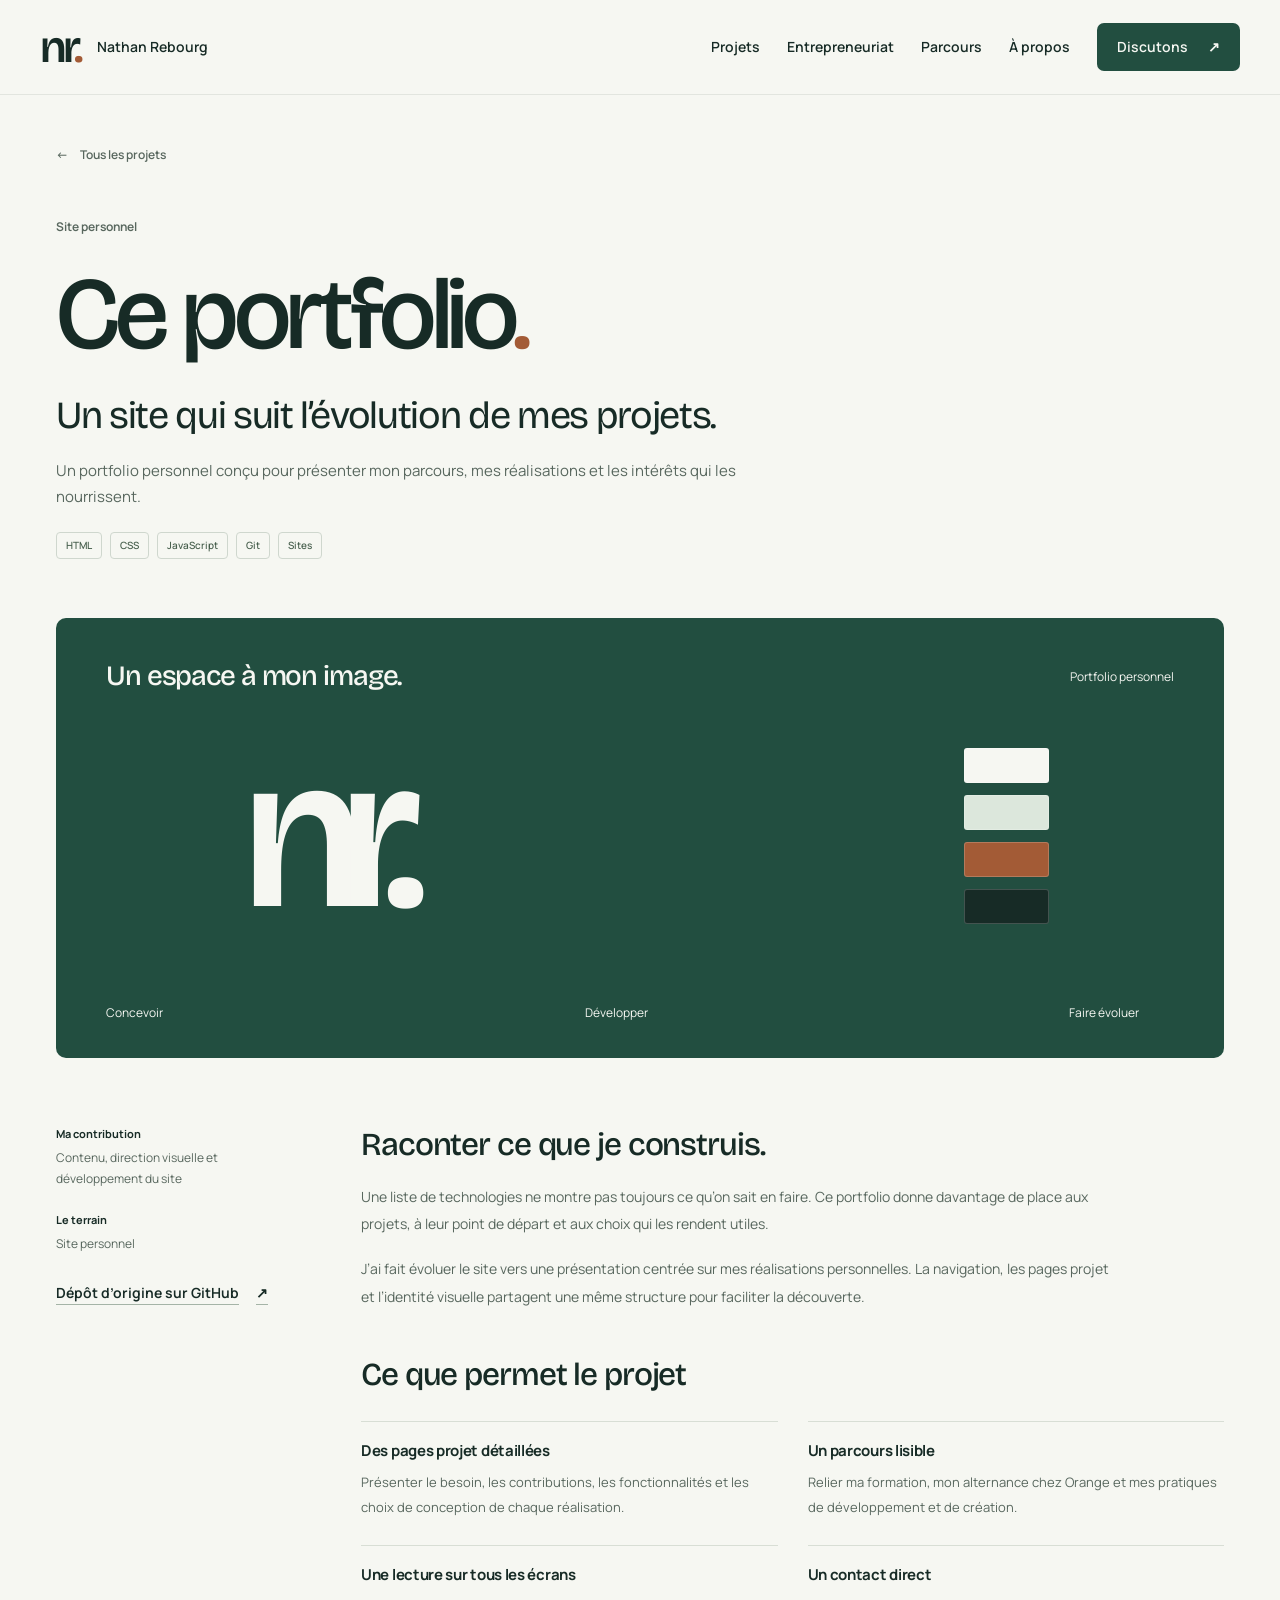
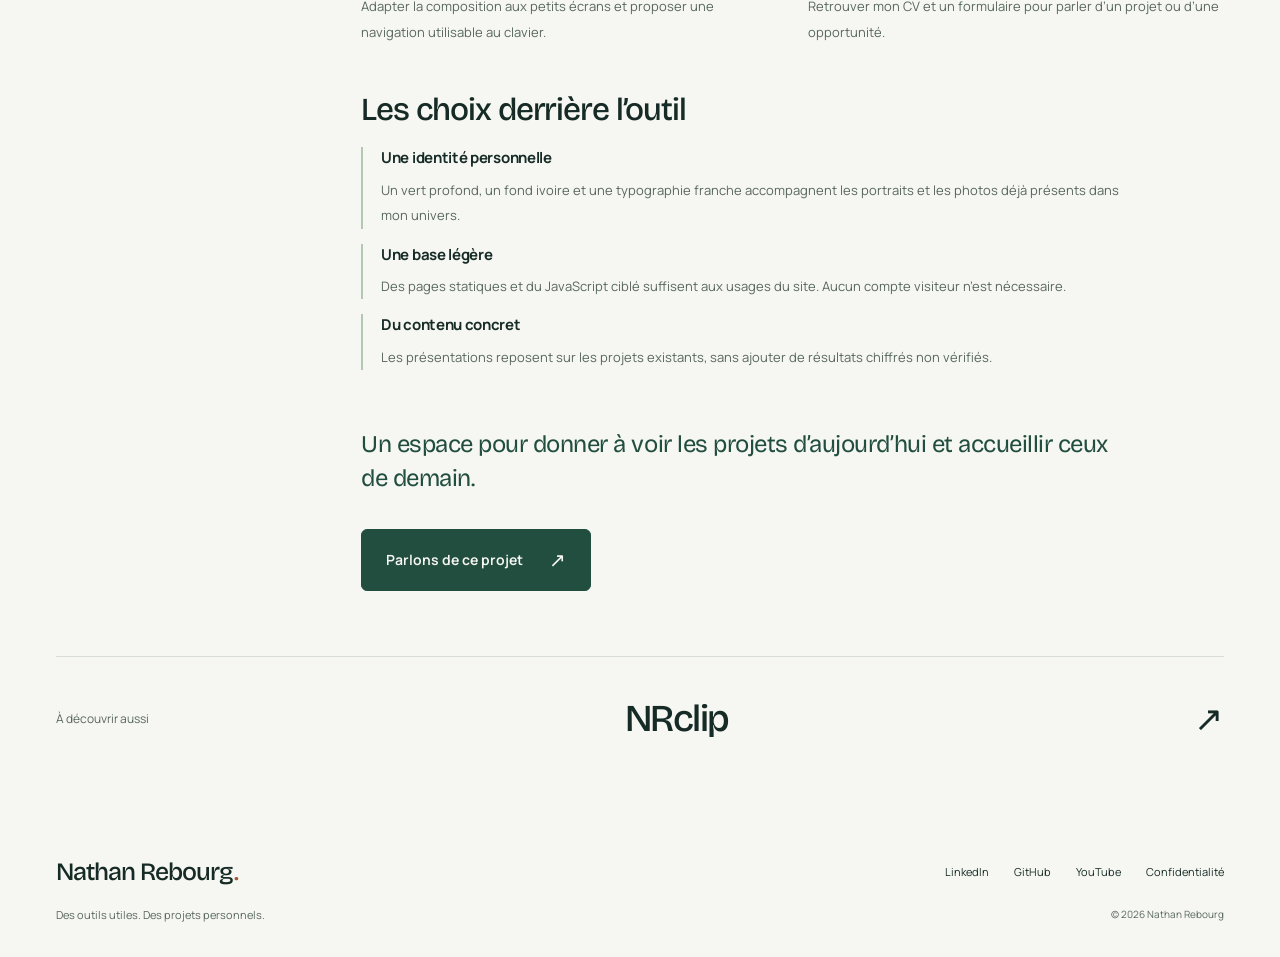
<file: pages/portfolio.html>
<!doctype html>
<html lang="fr"><head><meta charset="utf-8"><meta name="viewport" content="width=device-width, initial-scale=1"><title>Ce portfolio — Nathan Rebourg</title>
<meta name="description" content="Un portfolio personnel conçu pour présenter mon parcours, mes réalisations et les intérêts qui les nourrissent."><meta name="theme-color" content="#224e40">
<link rel="canonical" href="https://nathan-rebourg.greybead8193.chatgpt.site/pages/portfolio.html"><meta property="og:type" content="website"><meta property="og:title" content="Ce portfolio — Nathan Rebourg"><meta property="og:description" content="Un portfolio personnel conçu pour présenter mon parcours, mes réalisations et les intérêts qui les nourrissent."><meta property="og:url" content="https://nathan-rebourg.greybead8193.chatgpt.site/pages/portfolio.html"><meta property="og:image" content="https://nathan-rebourg.greybead8193.chatgpt.site/assets/partage-nathan-rebourg.png"><meta property="og:image:width" content="1200"><meta property="og:image:height" content="630"><meta property="og:image:type" content="image/png"><meta property="og:image:alt" content="Nathan Rebourg — Des idées. Du code. Du concret."><meta property="og:locale" content="fr_FR"><meta name="twitter:card" content="summary_large_image"><meta name="twitter:image" content="https://nathan-rebourg.greybead8193.chatgpt.site/assets/partage-nathan-rebourg.png"><meta name="twitter:image:alt" content="Portfolio Nathan Rebourg : création de contenu, automatisation et entrepreneuriat">
<link rel="icon" href="../assets/favicon.svg" type="image/svg+xml"><link rel="preconnect" href="https://fonts.googleapis.com"><link rel="preconnect" href="https://fonts.gstatic.com" crossorigin>
<link href="https://fonts.googleapis.com/css2?family=Bricolage+Grotesque:opsz,wght@12..96,400;12..96,500;12..96,600;12..96,700&family=Manrope:wght@400;450;500;550;600;650;700&display=swap" rel="stylesheet">
<link rel="stylesheet" href="../assets/site.css"><script src="../assets/site.js" defer></script></head><body>
<a class="skip-link" href="#contenu">Aller au contenu</a><header class="site-header"><div class="header-inner"><a class="brand" href="../index.html" aria-label="Nathan Rebourg, accueil"><span class="brand-mark">nr<span>.</span></span><span class="brand-name">Nathan Rebourg</span></a>
<button class="menu-toggle" aria-controls="navigation" aria-expanded="false" hidden>Menu <span aria-hidden="true">☰</span></button>
<nav id="navigation" aria-label="Navigation principale"><a href="../index.html#projets">Projets</a><a href="../index.html#entrepreneuriat">Entrepreneuriat</a><a href="../index.html#parcours">Parcours</a><a href="../pages/a-propos.html">À propos</a><a class="nav-contact" href="../index.html#contact">Discutons <span aria-hidden="true">↗</span></a></nav></div></header><main id="contenu"><div class="wrap project-page"><a class="back-link" href="../index.html#projets"><span aria-hidden="true">←</span> Tous les projets</a><header class="case-heading"><p class="section-note">Site personnel</p><h1>Ce portfolio<span>.</span></h1><p class="case-subtitle">Un site qui suit l’évolution de mes projets.</p><p class="case-description">Un portfolio personnel conçu pour présenter mon parcours, mes réalisations et les intérêts qui les nourrissent.</p><ul class="tags"><li>HTML</li><li>CSS</li><li>JavaScript</li><li>Git</li><li>Sites</li></ul></header><div class="case-visual"><div class="project-art portfolio-art" role="img" aria-label="Identité visuelle du portfolio Nathan Rebourg : typographie, vert profond et ivoire"><div class="art-top"><strong>Un espace à mon image.</strong><span>Portfolio personnel</span></div><span class="portfolio-monogram" aria-hidden="true">nr.</span><div class="palette" aria-hidden="true"><i></i><i></i><i></i><i></i></div><div class="art-foot"><span>Concevoir</span><span>Développer</span><span>Faire évoluer</span></div></div></div><div class="case-body"><aside class="case-aside"><h2>Ma contribution</h2><p>Contenu, direction visuelle et développement du site</p><h2>Le terrain</h2><p>Site personnel</p><a class="text-link" href="https://github.com/Nathanrebourg/Portfolio2026" target="_blank" rel="noopener noreferrer">Dépôt d’origine sur GitHub <span aria-hidden="true">↗</span></a></aside><div class="case-content"><section><h2>Raconter ce que je construis.</h2><p>Une liste de technologies ne montre pas toujours ce qu’on sait en faire. Ce portfolio donne davantage de place aux projets, à leur point de départ et aux choix qui les rendent utiles.</p><p>J’ai fait évoluer le site vers une présentation centrée sur mes réalisations personnelles. La navigation, les pages projet et l’identité visuelle partagent une même structure pour faciliter la découverte.</p></section><section><h2>Ce que permet le projet</h2><div class="feature-list"><article><h3>Des pages projet détaillées</h3><p>Présenter le besoin, les contributions, les fonctionnalités et les choix de conception de chaque réalisation.</p></article><article><h3>Un parcours lisible</h3><p>Relier ma formation, mon alternance chez Orange et mes pratiques de développement et de création.</p></article><article><h3>Une lecture sur tous les écrans</h3><p>Adapter la composition aux petits écrans et proposer une navigation utilisable au clavier.</p></article><article><h3>Un contact direct</h3><p>Retrouver mon CV et un formulaire pour parler d’un projet ou d’une opportunité.</p></article></div></section><section><h2>Les choix derrière l’outil</h2><div class="choices-list"><article><h3>Une identité personnelle</h3><p>Un vert profond, un fond ivoire et une typographie franche accompagnent les portraits et les photos déjà présents dans mon univers.</p></article><article><h3>Une base légère</h3><p>Des pages statiques et du JavaScript ciblé suffisent aux usages du site. Aucun compte visiteur n’est nécessaire.</p></article><article><h3>Du contenu concret</h3><p>Les présentations reposent sur les projets existants, sans ajouter de résultats chiffrés non vérifiés.</p></article></div></section><p class="case-closing">Un espace pour donner à voir les projets d’aujourd’hui et accueillir ceux de demain.</p><a class="button" href="../index.html#contact">Parlons de ce projet <span aria-hidden="true">↗</span></a></div></div><a class="next-project" href="nrclip.html"><span>À découvrir aussi</span><strong>NRclip</strong><span aria-hidden="true">↗</span></a></div></main><footer class="site-footer wrap"><a class="footer-name" href="../index.html">Nathan Rebourg<span>.</span></a><p>Des outils utiles. Des projets personnels.</p><div><a href="https://www.linkedin.com/in/nathan-rebourg-901783333" target="_blank" rel="noopener noreferrer">LinkedIn</a><a href="https://github.com/Nathanrebourg" target="_blank" rel="noopener noreferrer">GitHub</a><a href="https://www.youtube.com/@AnymeRediffs" target="_blank" rel="noopener noreferrer">YouTube</a><a href="../pages/confidentialite.html">Confidentialité</a></div><small>© 2026 Nathan Rebourg</small></footer></body></html>
</file>
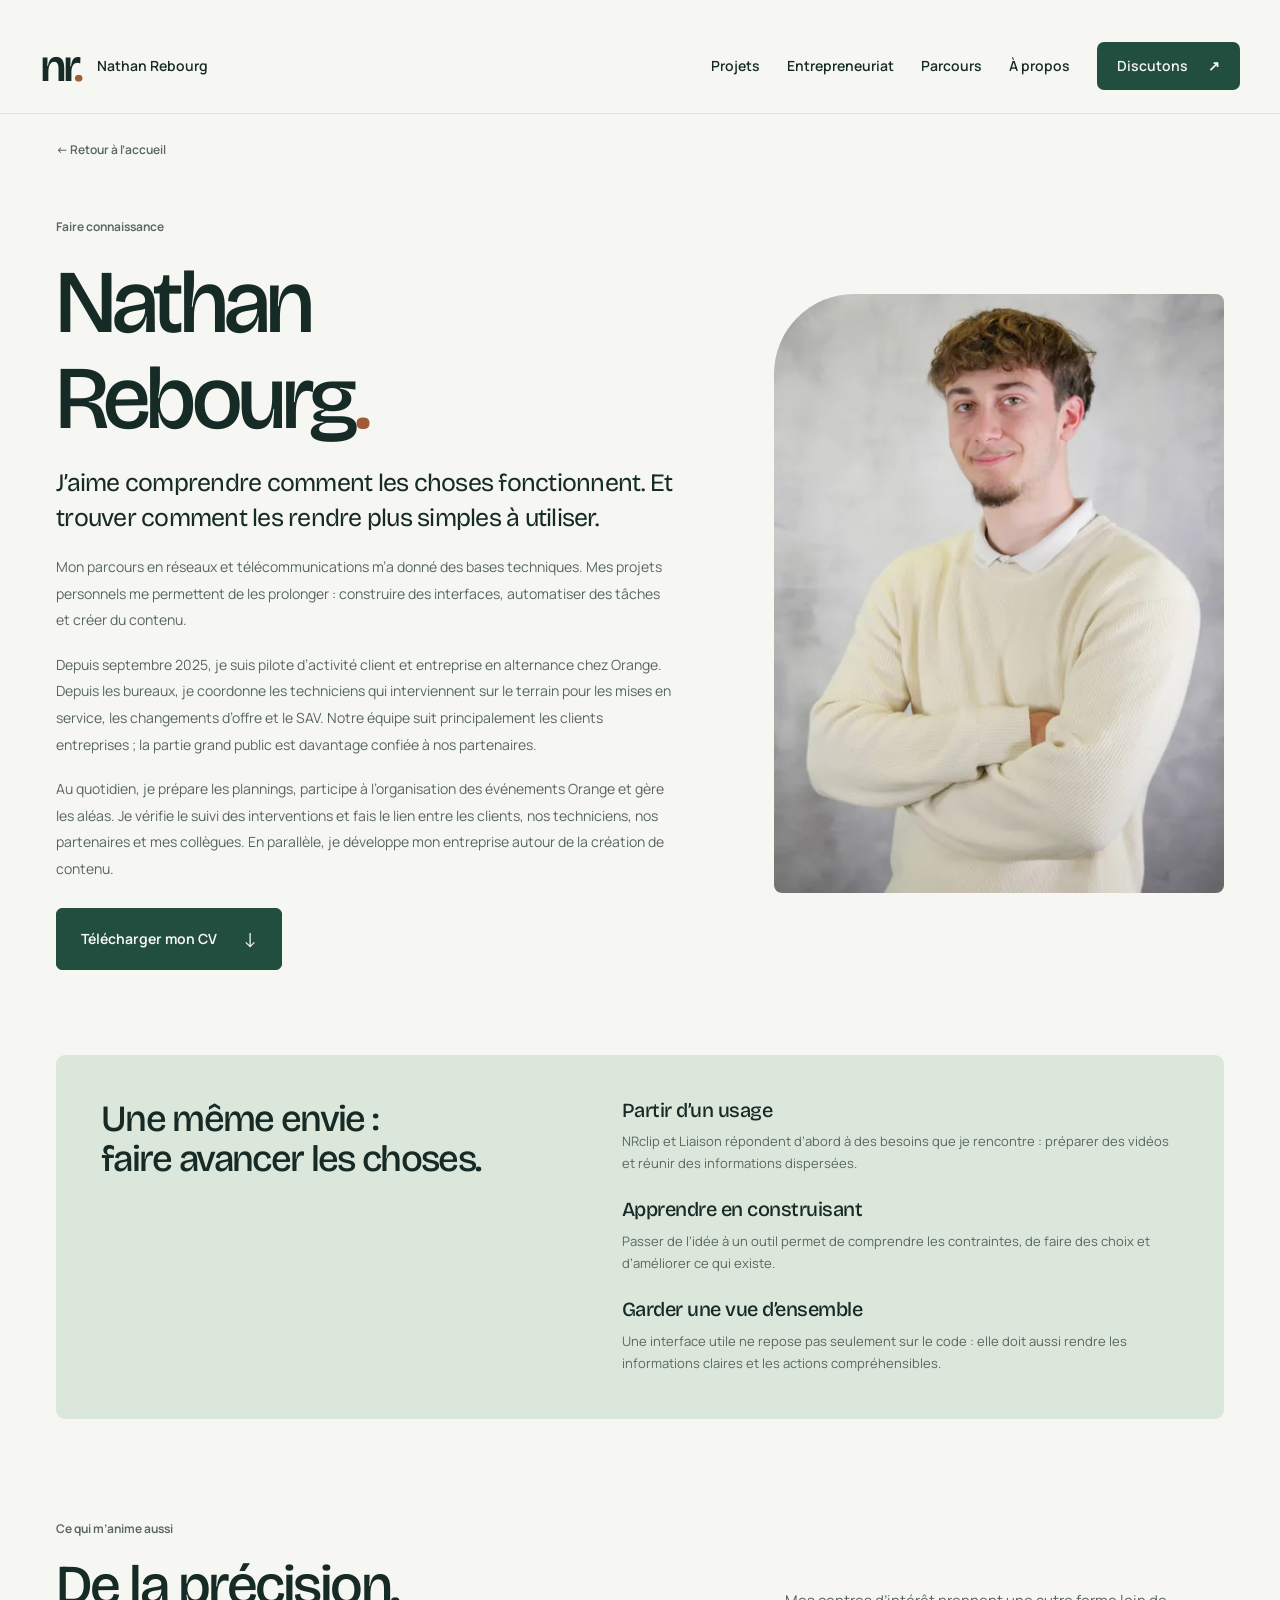
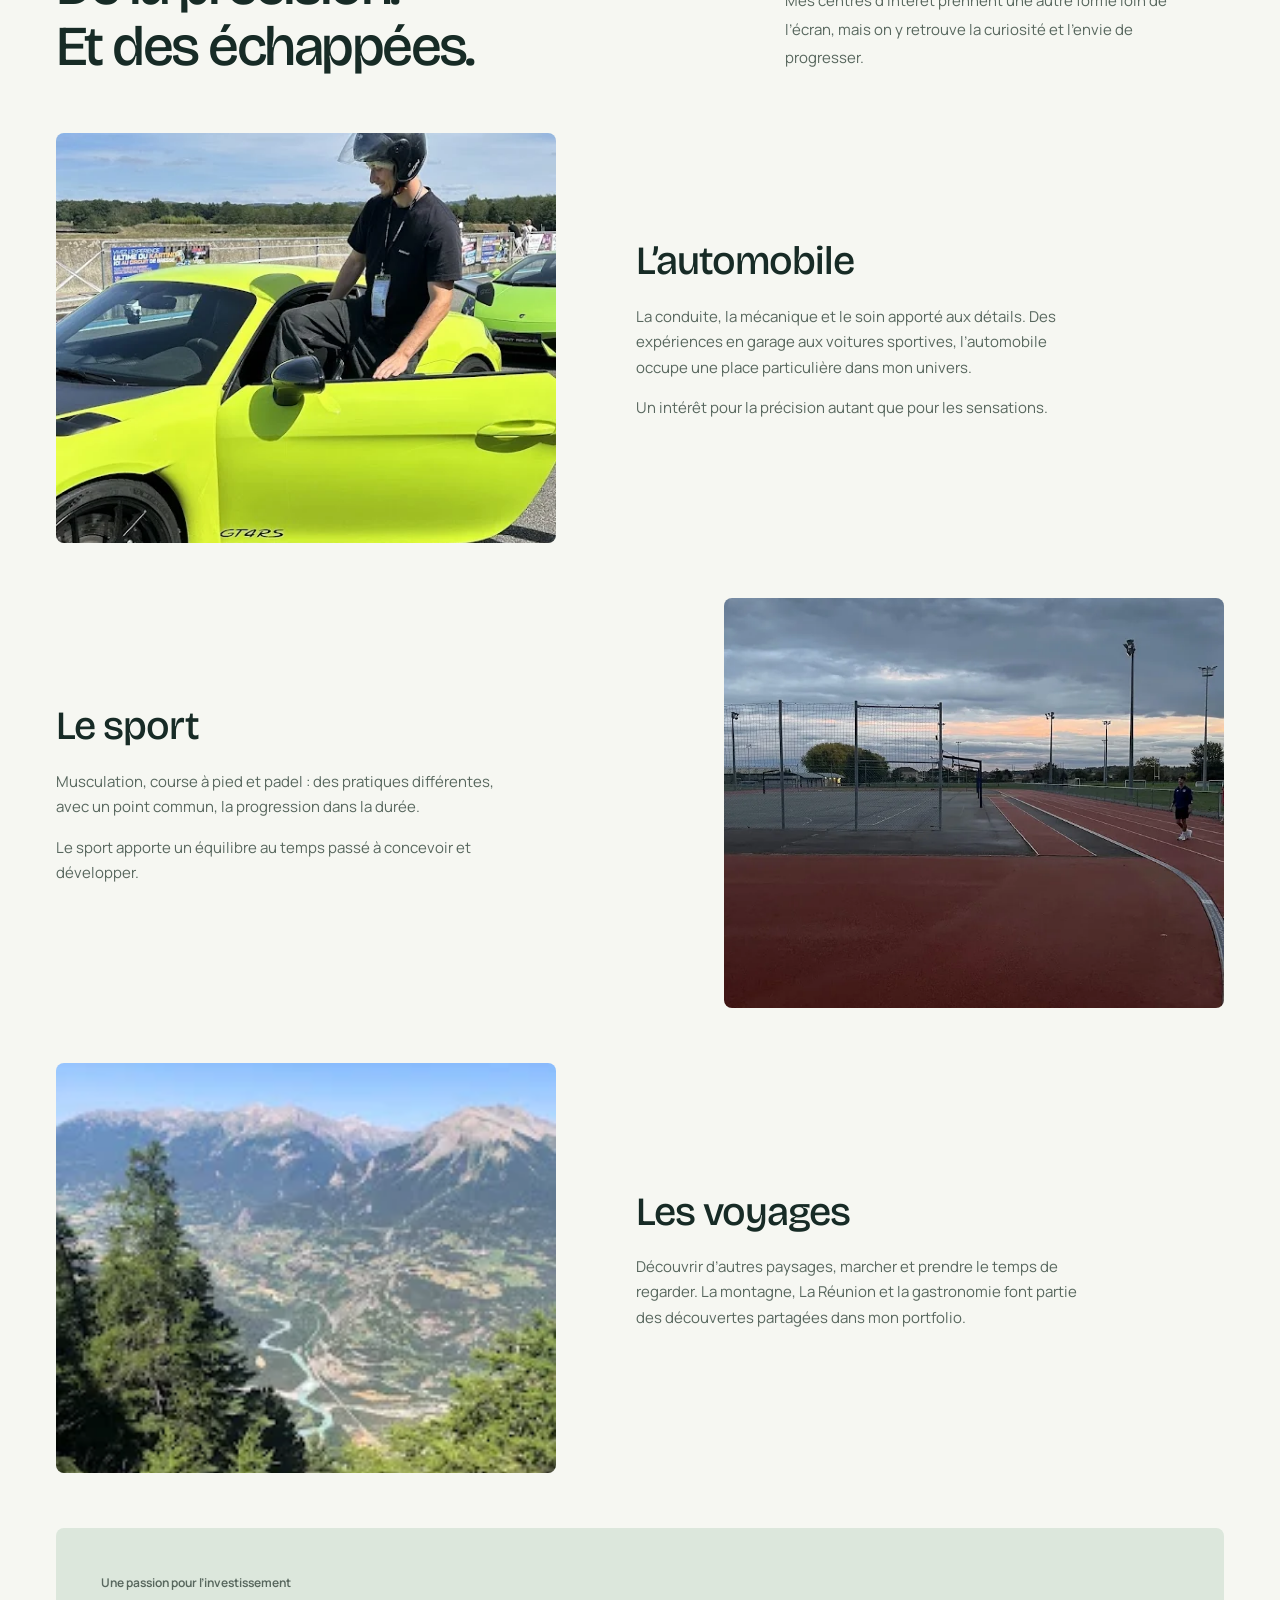
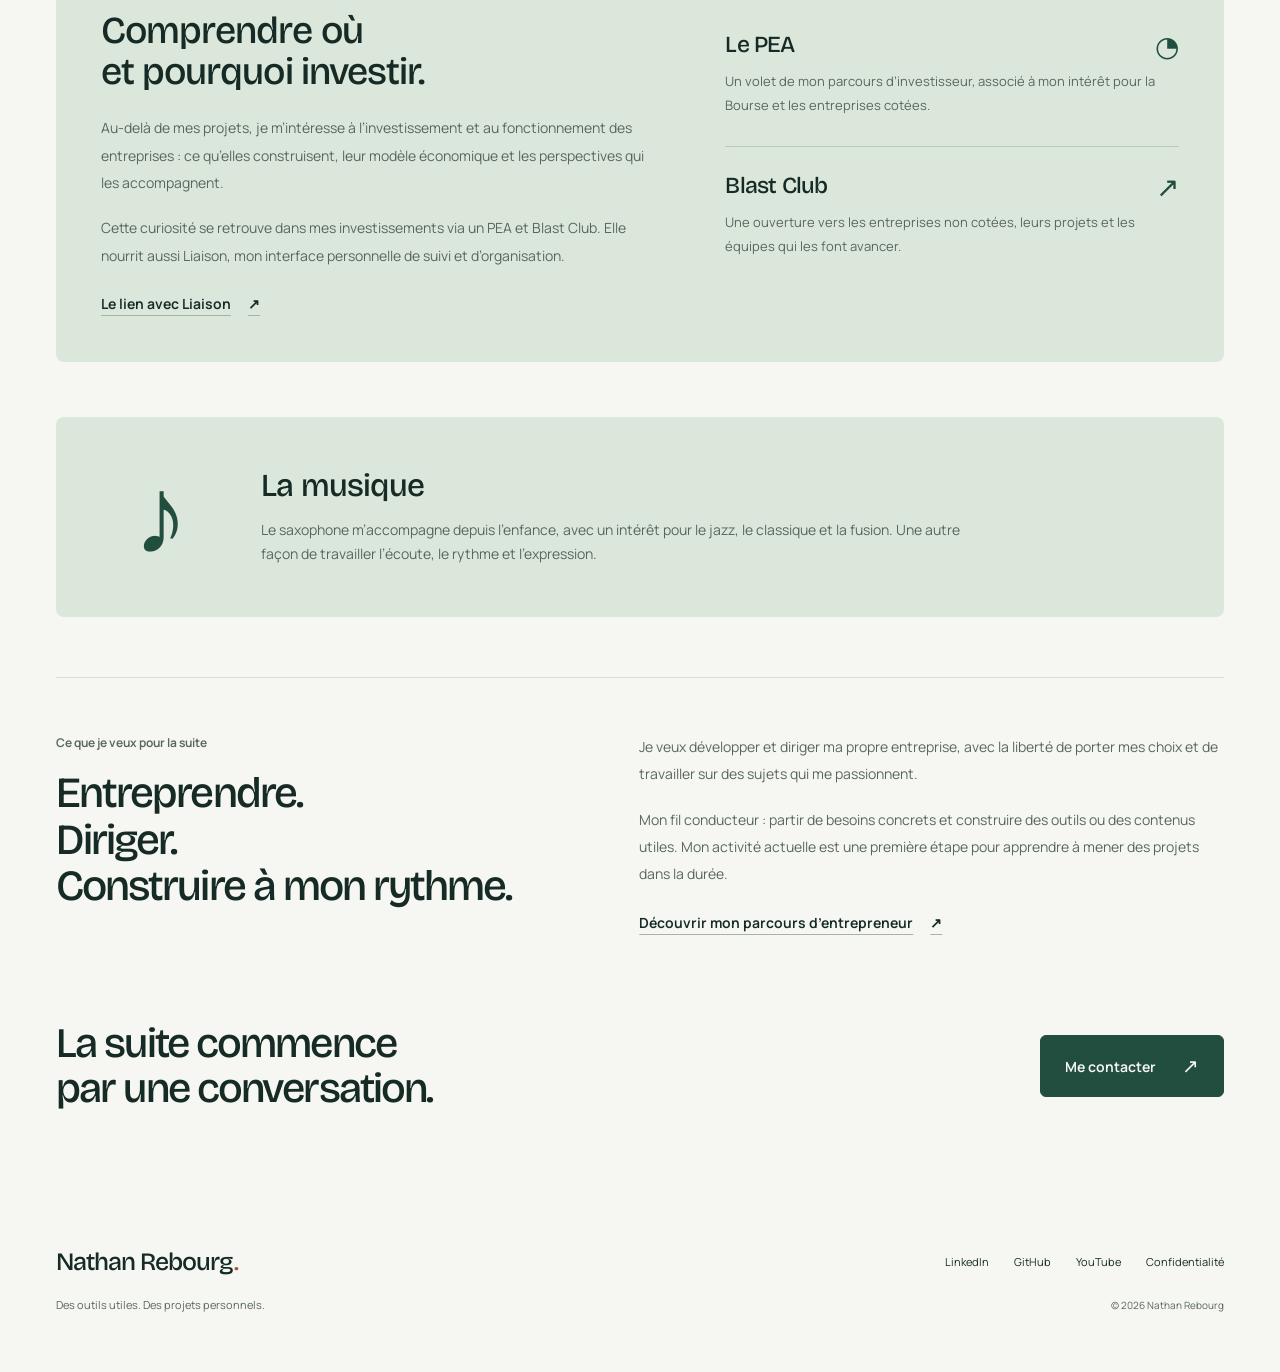
<file: pages/sport.html>
<!doctype html><html lang="fr"><head><meta charset="utf-8"><meta name="viewport" content="width=device-width, initial-scale=1"><meta http-equiv="refresh" content="0;url=a-propos.html#sport"><title>À propos — Nathan Rebourg</title></head><body><p><a href="a-propos.html#sport">Découvrir mes centres d’intérêt</a></p></body></html>
</file>
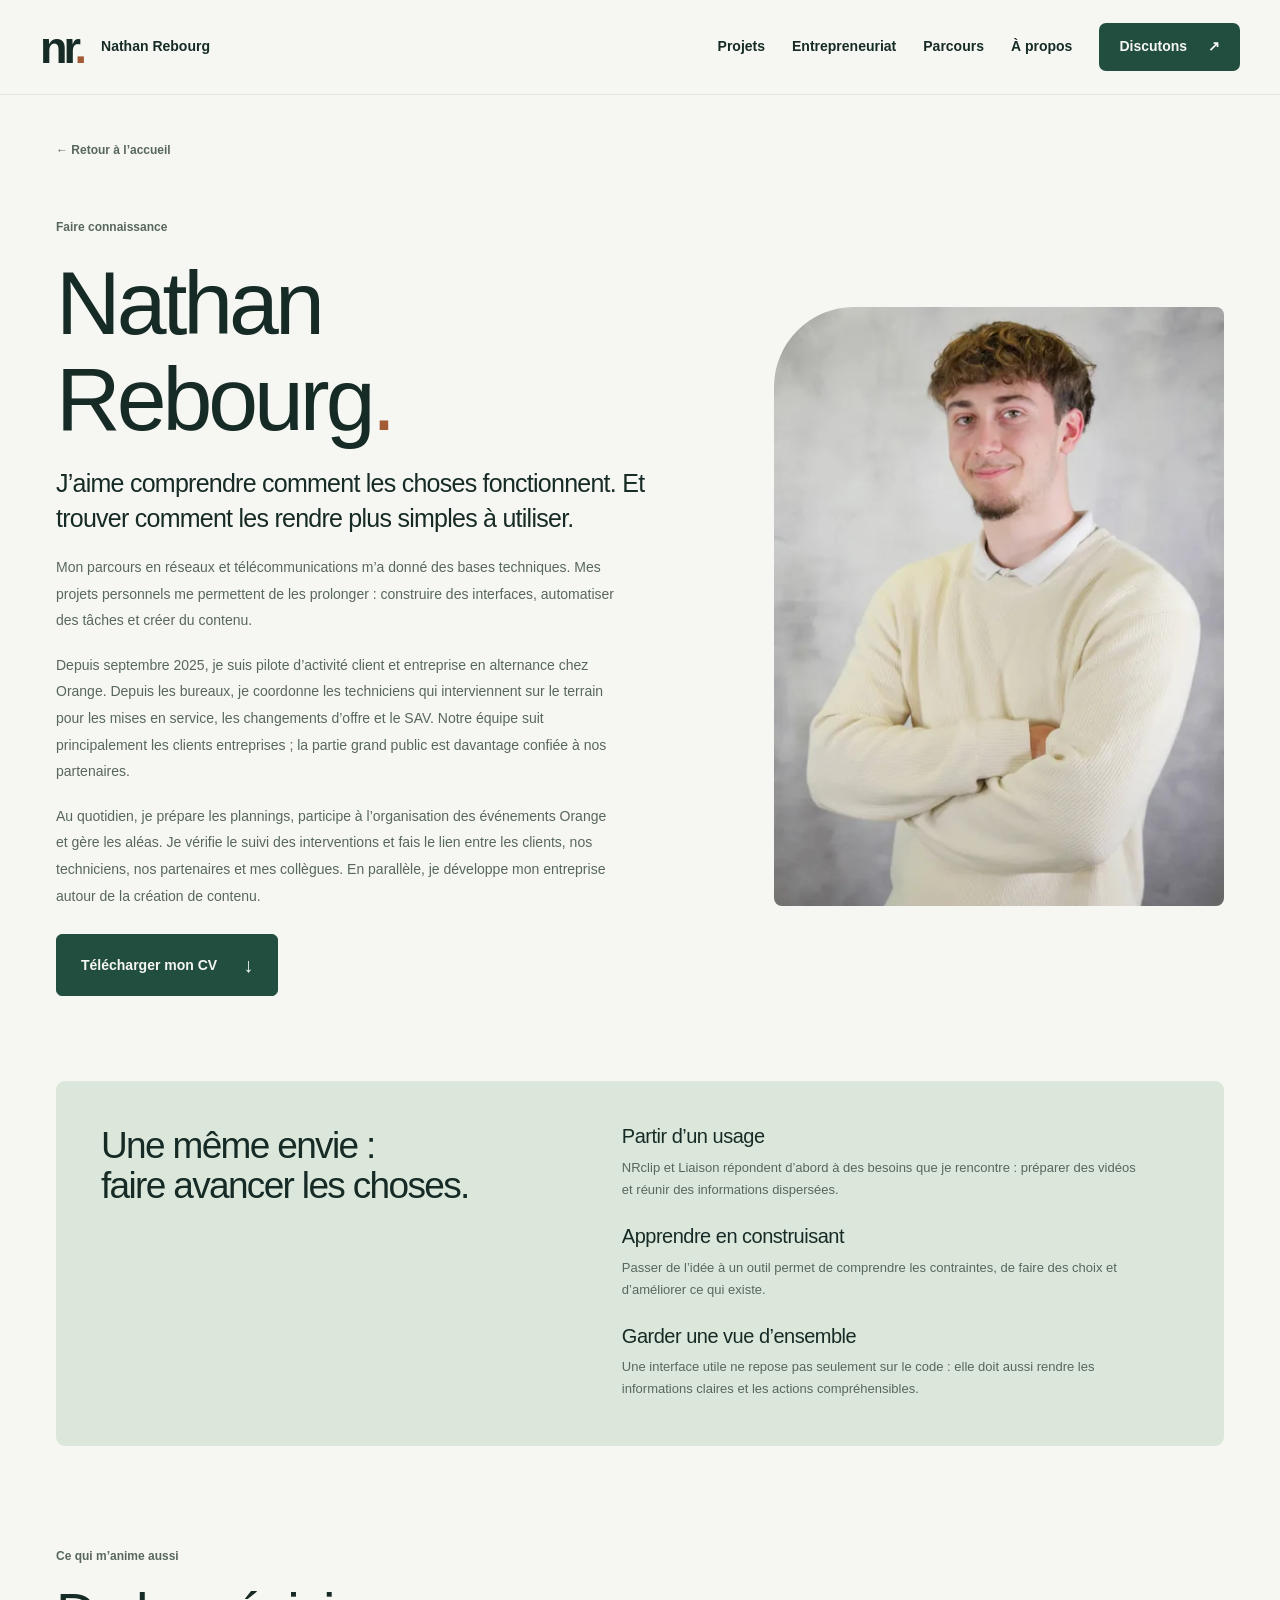
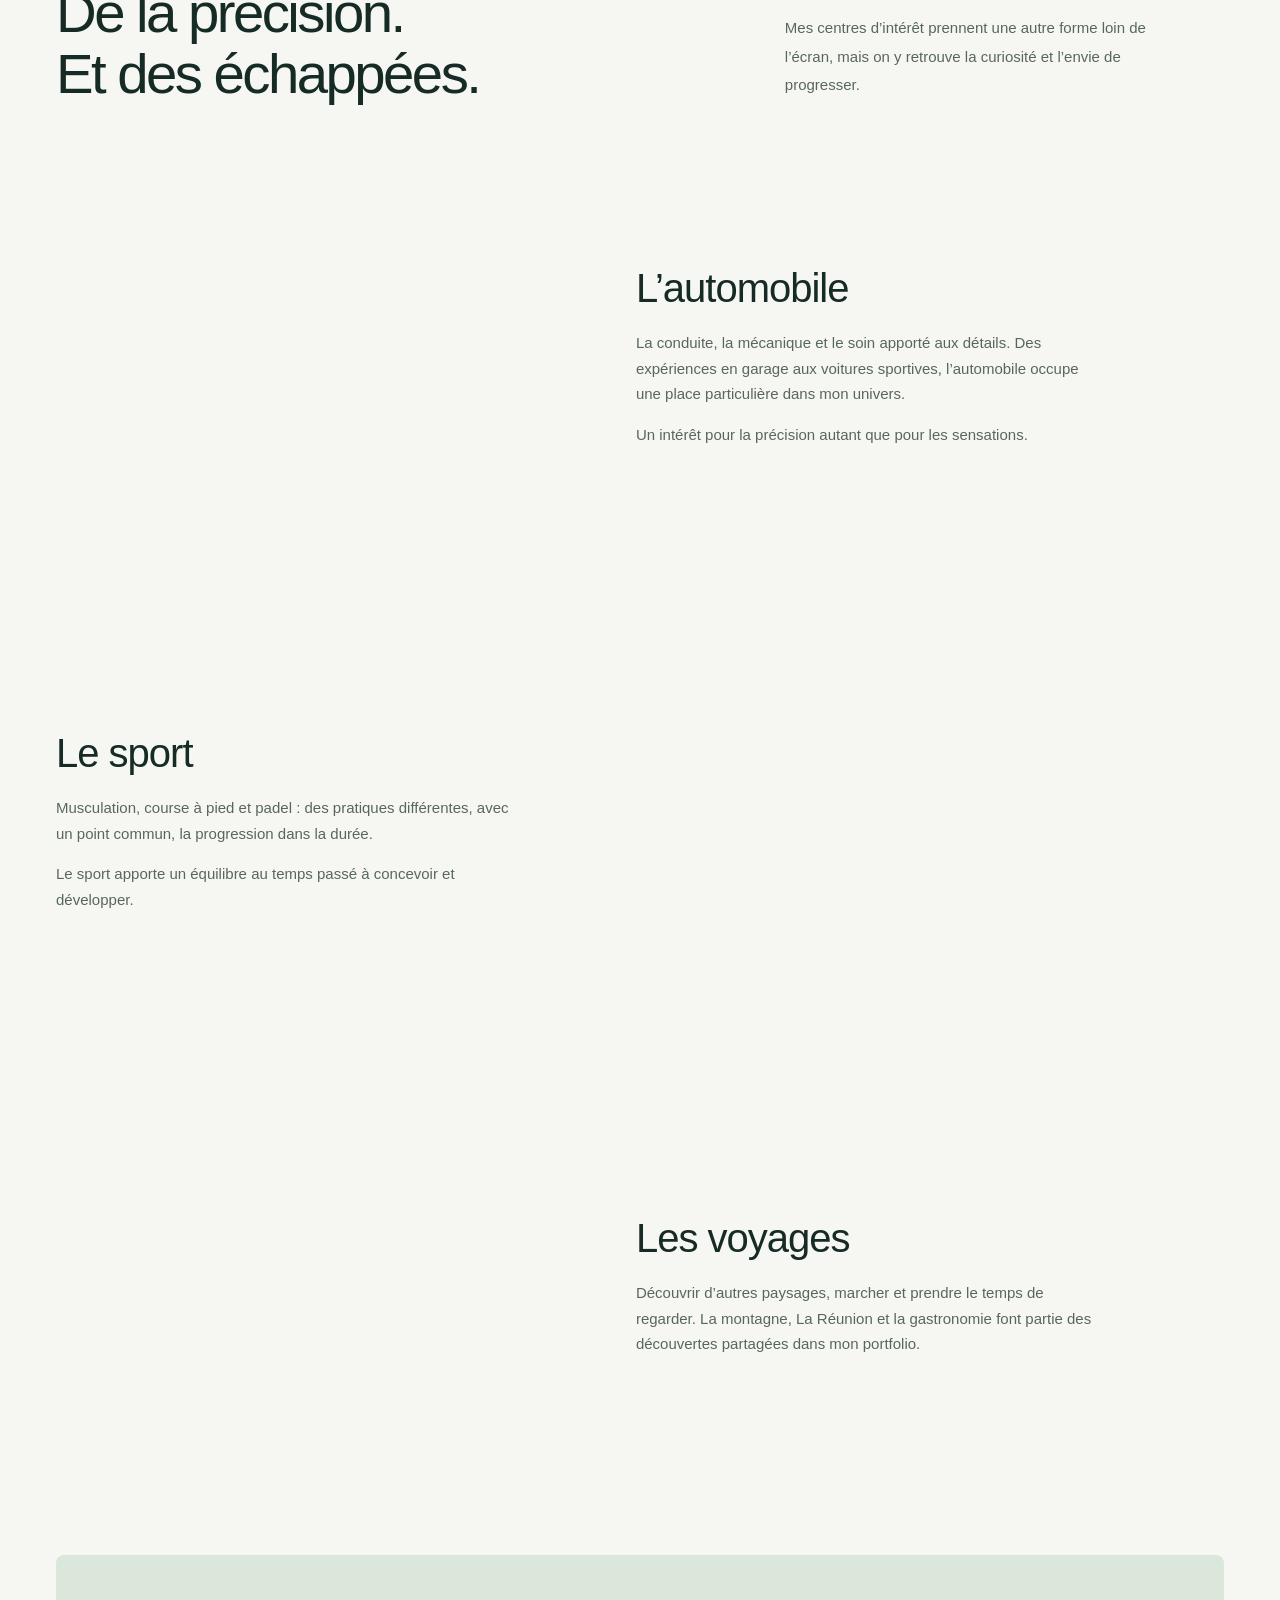
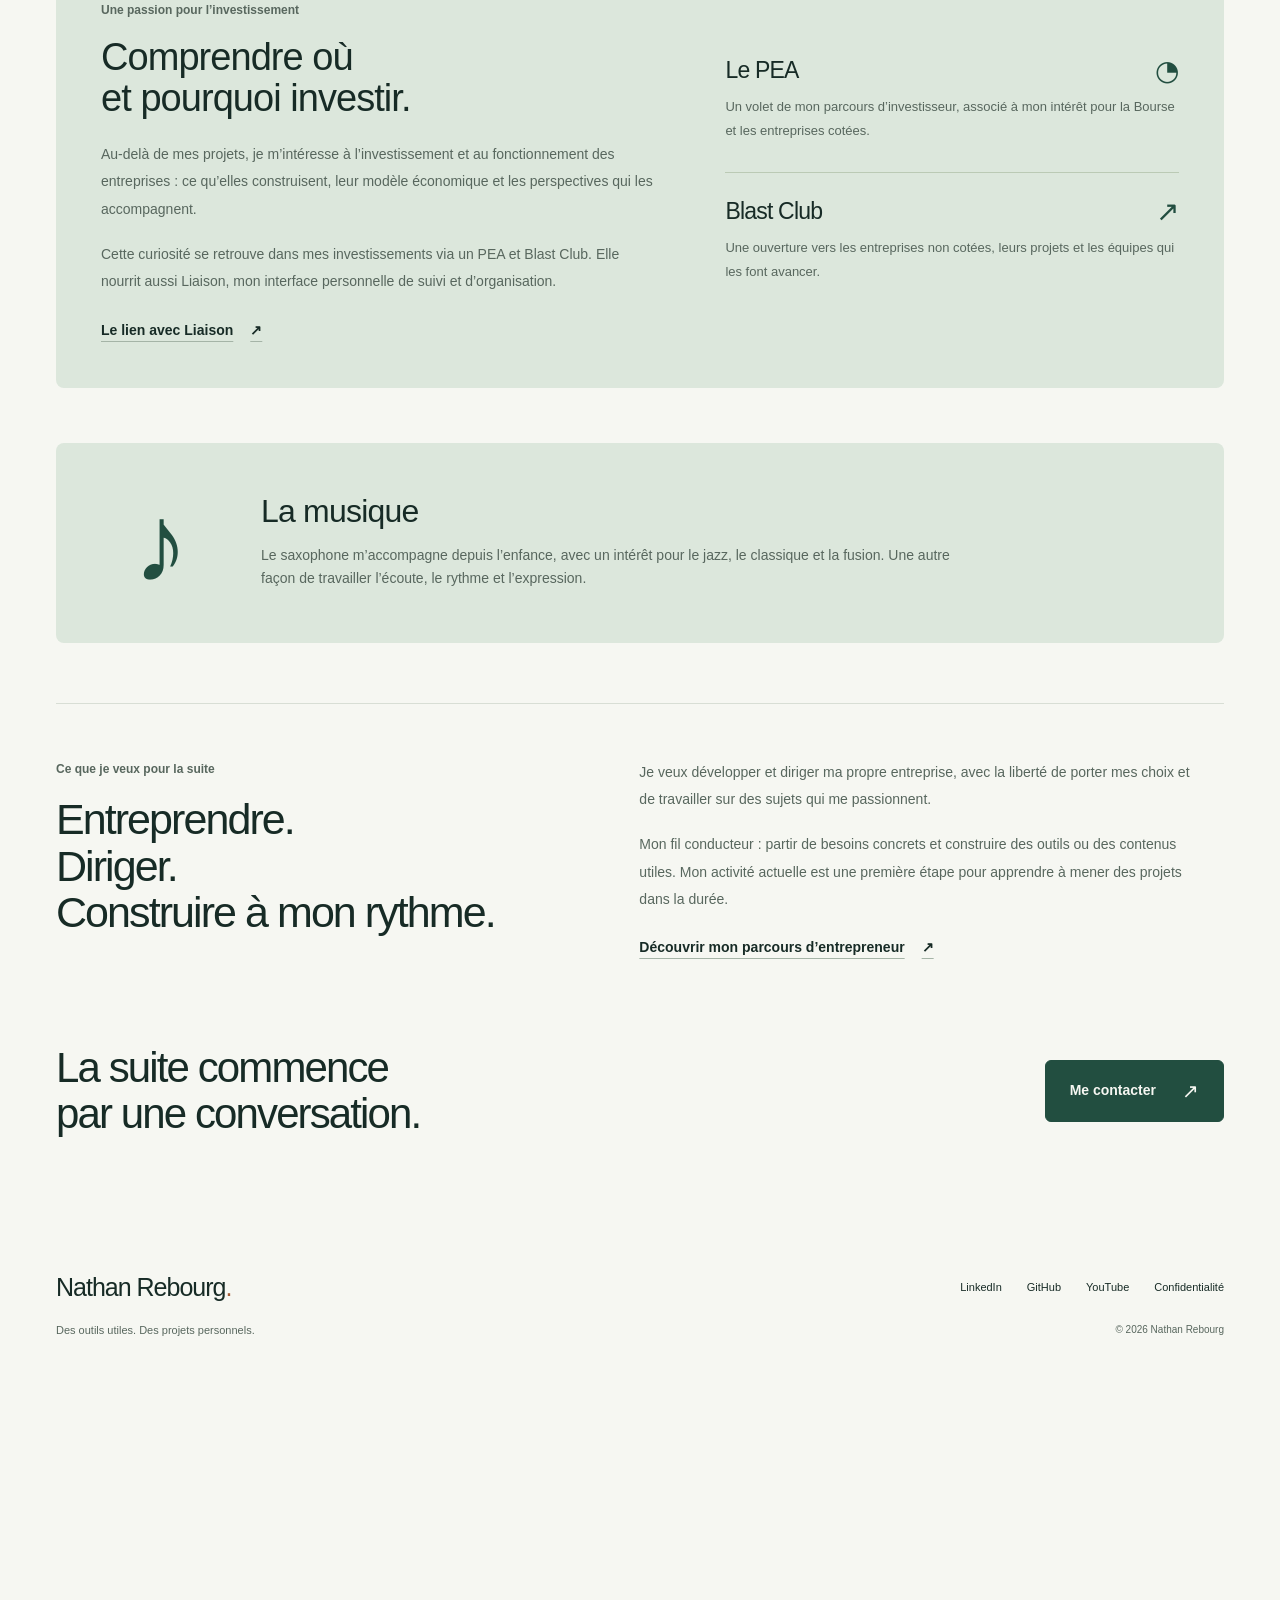
<file: pages/voyages.html>
<!doctype html><html lang="fr"><head><meta charset="utf-8"><meta name="viewport" content="width=device-width, initial-scale=1"><meta http-equiv="refresh" content="0;url=a-propos.html#voyages"><title>À propos — Nathan Rebourg</title></head><body><p><a href="a-propos.html#voyages">Découvrir mes centres d’intérêt</a></p></body></html>
</file>
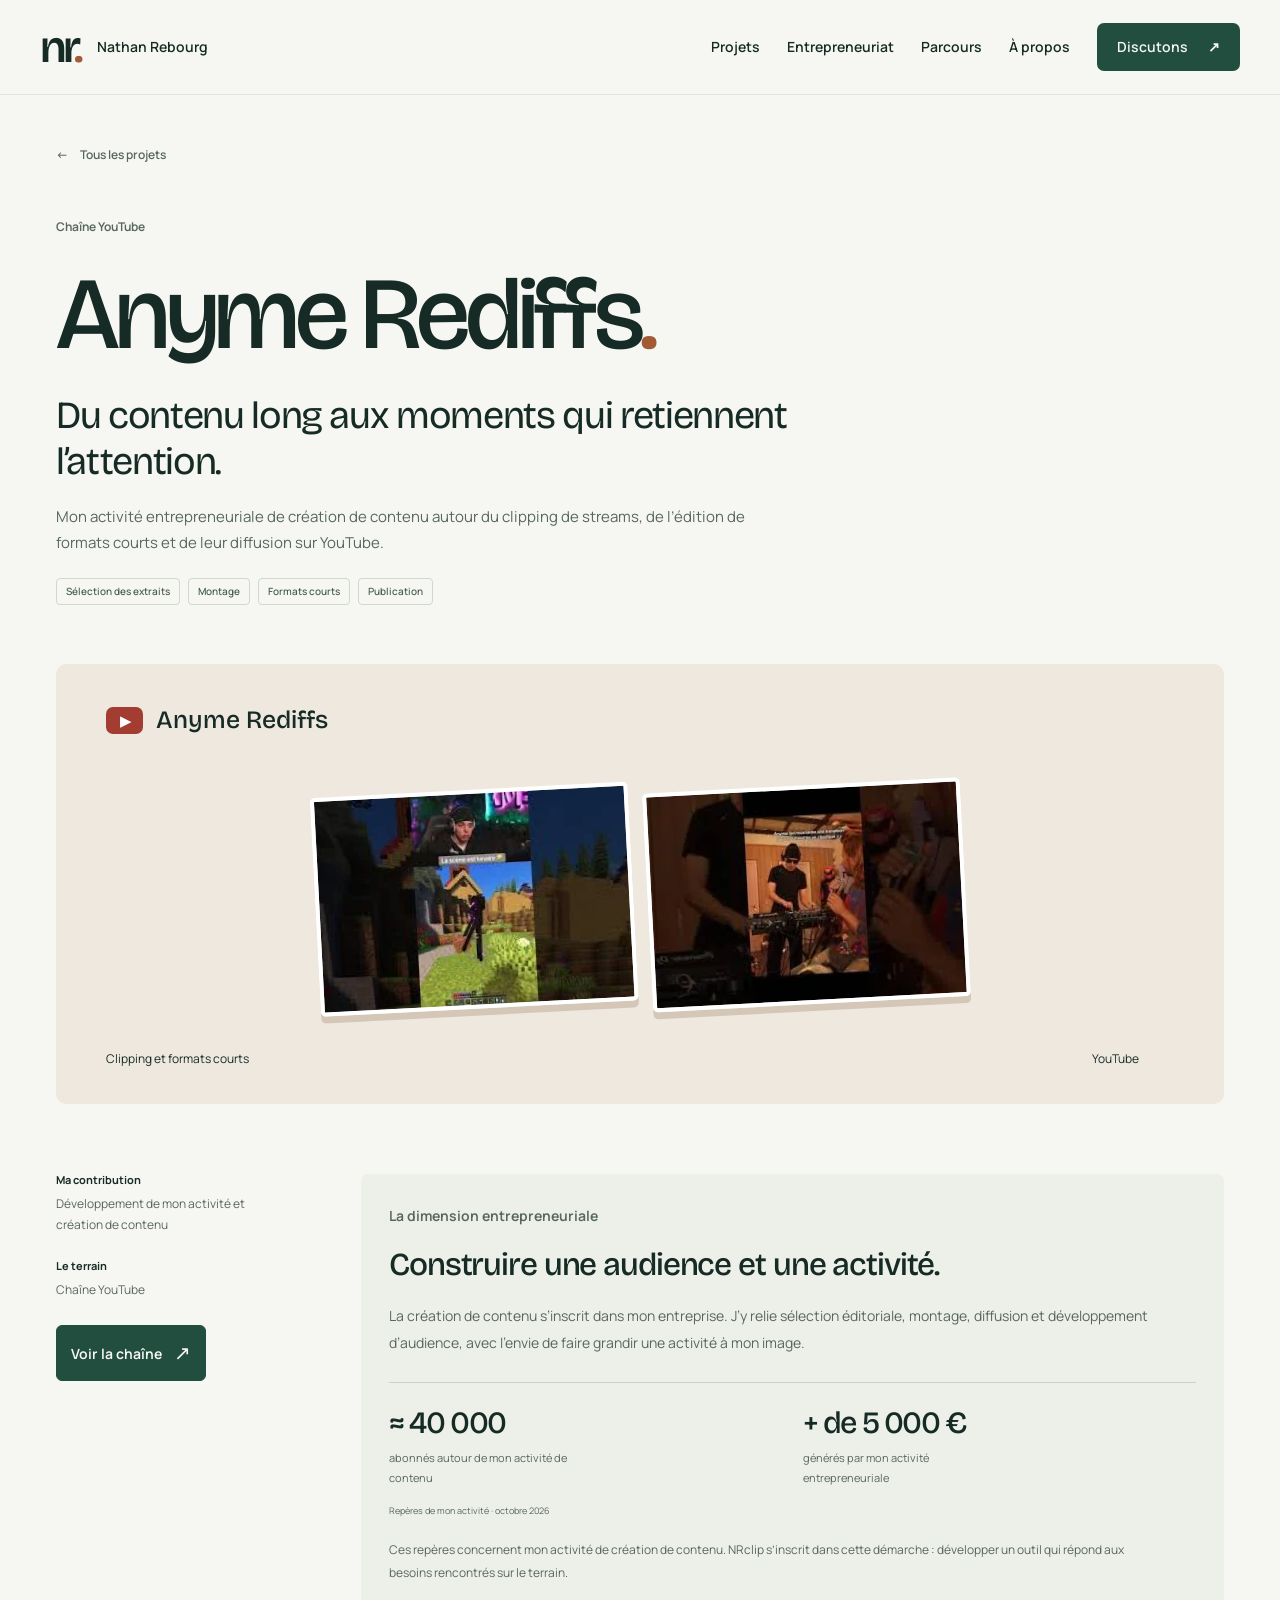
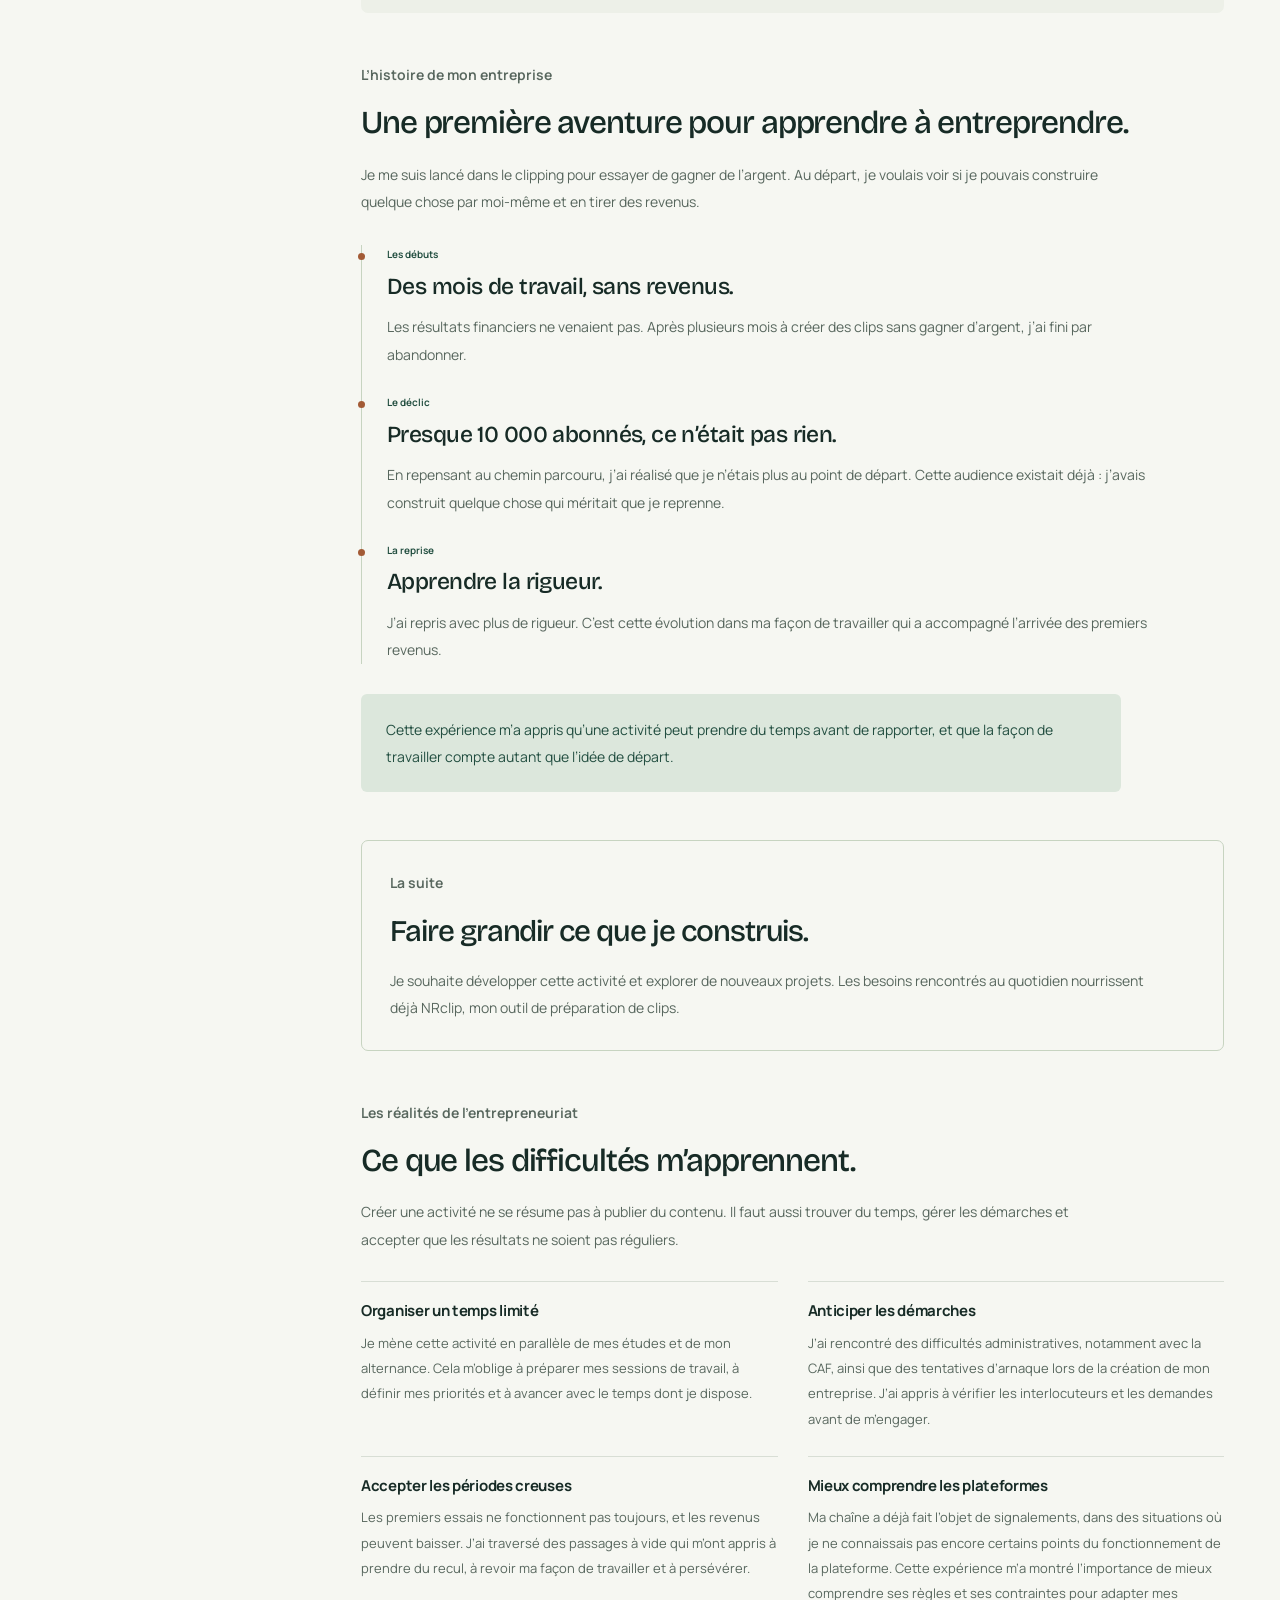
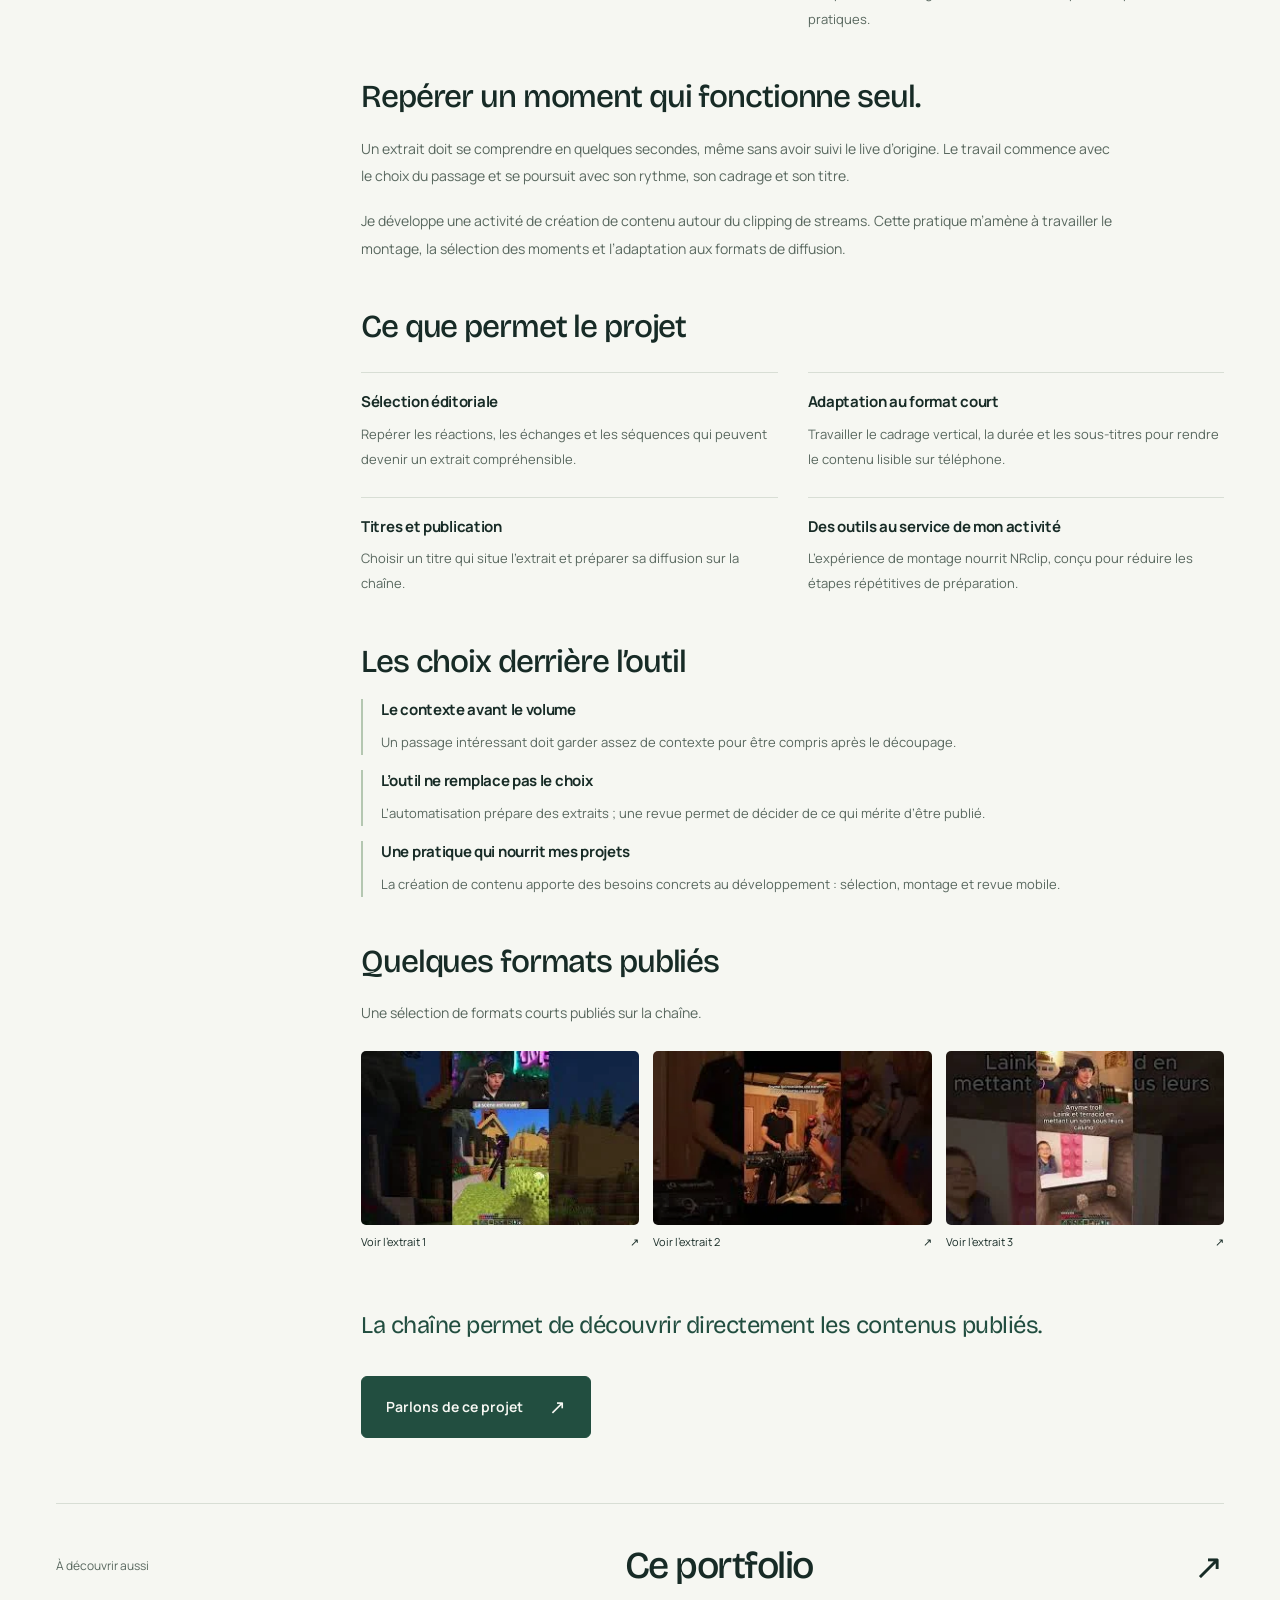
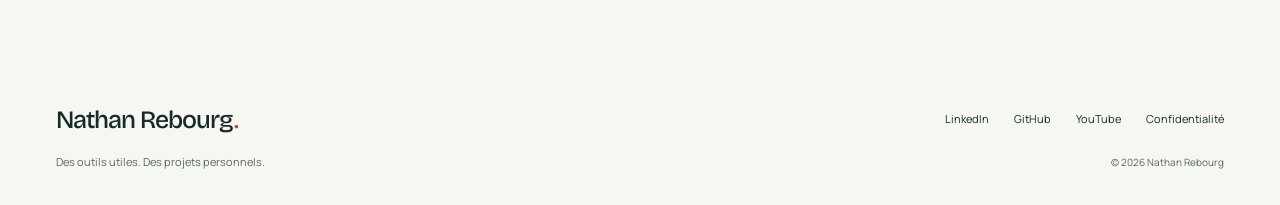
<file: pages/youtube.html>
<!doctype html>
<html lang="fr"><head><meta charset="utf-8"><meta name="viewport" content="width=device-width, initial-scale=1"><title>Anyme Rediffs — Nathan Rebourg</title>
<meta name="description" content="Mon activité entrepreneuriale de création de contenu autour du clipping de streams, de l’édition de formats courts et de leur diffusion sur YouTube."><meta name="theme-color" content="#224e40">
<link rel="canonical" href="https://nathan-rebourg.greybead8193.chatgpt.site/pages/youtube.html"><meta property="og:type" content="website"><meta property="og:title" content="Anyme Rediffs — Nathan Rebourg"><meta property="og:description" content="Mon activité entrepreneuriale de création de contenu autour du clipping de streams, de l’édition de formats courts et de leur diffusion sur YouTube."><meta property="og:url" content="https://nathan-rebourg.greybead8193.chatgpt.site/pages/youtube.html"><meta property="og:image" content="https://nathan-rebourg.greybead8193.chatgpt.site/assets/partage-nathan-rebourg.png"><meta property="og:image:width" content="1200"><meta property="og:image:height" content="630"><meta property="og:image:type" content="image/png"><meta property="og:image:alt" content="Nathan Rebourg — Des idées. Du code. Du concret."><meta property="og:locale" content="fr_FR"><meta name="twitter:card" content="summary_large_image"><meta name="twitter:image" content="https://nathan-rebourg.greybead8193.chatgpt.site/assets/partage-nathan-rebourg.png"><meta name="twitter:image:alt" content="Portfolio Nathan Rebourg : création de contenu, automatisation et entrepreneuriat">
<link rel="icon" href="../assets/favicon.svg" type="image/svg+xml"><link rel="preconnect" href="https://fonts.googleapis.com"><link rel="preconnect" href="https://fonts.gstatic.com" crossorigin>
<link href="https://fonts.googleapis.com/css2?family=Bricolage+Grotesque:opsz,wght@12..96,400;12..96,500;12..96,600;12..96,700&family=Manrope:wght@400;450;500;550;600;650;700&display=swap" rel="stylesheet">
<link rel="stylesheet" href="../assets/site.css"><script src="../assets/site.js" defer></script></head><body>
<a class="skip-link" href="#contenu">Aller au contenu</a><header class="site-header"><div class="header-inner"><a class="brand" href="../index.html" aria-label="Nathan Rebourg, accueil"><span class="brand-mark">nr<span>.</span></span><span class="brand-name">Nathan Rebourg</span></a>
<button class="menu-toggle" aria-controls="navigation" aria-expanded="false" hidden>Menu <span aria-hidden="true">☰</span></button>
<nav id="navigation" aria-label="Navigation principale"><a href="../index.html#projets">Projets</a><a href="../index.html#entrepreneuriat">Entrepreneuriat</a><a href="../index.html#parcours">Parcours</a><a href="../pages/a-propos.html">À propos</a><a class="nav-contact" href="../index.html#contact">Discutons <span aria-hidden="true">↗</span></a></nav></div></header><main id="contenu"><div class="wrap project-page"><a class="back-link" href="../index.html#projets"><span aria-hidden="true">←</span> Tous les projets</a><header class="case-heading"><p class="section-note">Chaîne YouTube</p><h1>Anyme Rediffs<span>.</span></h1><p class="case-subtitle">Du contenu long aux moments qui retiennent l’attention.</p><p class="case-description">Mon activité entrepreneuriale de création de contenu autour du clipping de streams, de l’édition de formats courts et de leur diffusion sur YouTube.</p><ul class="tags"><li>Sélection des extraits</li><li>Montage</li><li>Formats courts</li><li>Publication</li></ul></header><div class="case-visual"><div class="project-art youtube-art"><div class="youtube-word"><span class="youtube-logo" aria-hidden="true">▶</span><strong>Anyme Rediffs</strong></div><div class="video-strip"><img src="../assets/youtube-RIG7T2L3Oug.webp" alt="Miniature d’un Short de la chaîne Anyme Rediffs" loading="lazy"><img src="../assets/youtube-aEctx_xH75c.webp" alt="Miniature d’un second Short de la chaîne" loading="lazy"></div><div class="art-foot"><span>Clipping et formats courts</span><span>YouTube</span></div></div></div><div class="case-body"><aside class="case-aside"><h2>Ma contribution</h2><p>Développement de mon activité et création de contenu</p><h2>Le terrain</h2><p>Chaîne YouTube</p><a class="button" href="https://www.youtube.com/@AnymeRediffs" target="_blank" rel="noopener noreferrer">Voir la chaîne <span aria-hidden="true">↗</span></a></aside><div class="case-content"><section class="business-case"><p class="section-note">La dimension entrepreneuriale</p><h2>Construire une audience et une activité.</h2><p>La création de contenu s’inscrit dans mon entreprise. J’y relie sélection éditoriale, montage, diffusion et développement d’audience, avec l’envie de faire grandir une activité à mon image.</p><div class="business-metrics" aria-label="Repères de mon activité"><div><strong>≈ 40 000</strong><span>abonnés autour de mon activité de contenu</span></div><div><strong>+ de 5 000 €</strong><span>générés par mon activité entrepreneuriale</span></div></div><p class="metrics-date">Repères de mon activité · octobre 2026</p><p>Ces repères concernent mon activité de création de contenu. NRclip s’inscrit dans cette démarche : développer un outil qui répond aux besoins rencontrés sur le terrain.</p></section><section class="founder-story" id="histoire"><p class="section-note">L’histoire de mon entreprise</p><h2>Une première aventure pour apprendre à entreprendre.</h2><p>Je me suis lancé dans le clipping pour essayer de gagner de l’argent. Au départ, je voulais voir si je pouvais construire quelque chose par moi-même et en tirer des revenus.</p><div class="story-steps"><article><p class="story-stage">Les débuts</p><h3>Des mois de travail, sans revenus.</h3><p>Les résultats financiers ne venaient pas. Après plusieurs mois à créer des clips sans gagner d’argent, j’ai fini par abandonner.</p></article><article><p class="story-stage">Le déclic</p><h3>Presque 10 000 abonnés, ce n’était pas rien.</h3><p>En repensant au chemin parcouru, j’ai réalisé que je n’étais plus au point de départ. Cette audience existait déjà : j’avais construit quelque chose qui méritait que je reprenne.</p></article><article><p class="story-stage">La reprise</p><h3>Apprendre la rigueur.</h3><p>J’ai repris avec plus de rigueur. C’est cette évolution dans ma façon de travailler qui a accompagné l’arrivée des premiers revenus.</p></article></div><p class="story-lesson">Cette expérience m’a appris qu’une activité peut prendre du temps avant de rapporter, et que la façon de travailler compte autant que l’idée de départ.</p></section><section class="founder-goal" id="ambition"><p class="section-note">La suite</p><h2>Faire grandir ce que je construis.</h2><p>Je souhaite développer cette activité et explorer de nouveaux projets. Les besoins rencontrés au quotidien nourrissent déjà NRclip, mon outil de préparation de clips.</p></section><section id="apprentissages"><p class="section-note">Les réalités de l’entrepreneuriat</p><h2>Ce que les difficultés m’apprennent.</h2><p>Créer une activité ne se résume pas à publier du contenu. Il faut aussi trouver du temps, gérer les démarches et accepter que les résultats ne soient pas réguliers.</p><div class="feature-list"><article><h3>Organiser un temps limité</h3><p>Je mène cette activité en parallèle de mes études et de mon alternance. Cela m’oblige à préparer mes sessions de travail, à définir mes priorités et à avancer avec le temps dont je dispose.</p></article><article><h3>Anticiper les démarches</h3><p>J’ai rencontré des difficultés administratives, notamment avec la CAF, ainsi que des tentatives d’arnaque lors de la création de mon entreprise. J’ai appris à vérifier les interlocuteurs et les demandes avant de m’engager.</p></article><article><h3>Accepter les périodes creuses</h3><p>Les premiers essais ne fonctionnent pas toujours, et les revenus peuvent baisser. J’ai traversé des passages à vide qui m’ont appris à prendre du recul, à revoir ma façon de travailler et à persévérer.</p></article><article><h3>Mieux comprendre les plateformes</h3><p>Ma chaîne a déjà fait l’objet de signalements, dans des situations où je ne connaissais pas encore certains points du fonctionnement de la plateforme. Cette expérience m’a montré l’importance de mieux comprendre ses règles et ses contraintes pour adapter mes pratiques.</p></article></div></section><section><h2>Repérer un moment qui fonctionne seul.</h2><p>Un extrait doit se comprendre en quelques secondes, même sans avoir suivi le live d’origine. Le travail commence avec le choix du passage et se poursuit avec son rythme, son cadrage et son titre.</p><p>Je développe une activité de création de contenu autour du clipping de streams. Cette pratique m’amène à travailler le montage, la sélection des moments et l’adaptation aux formats de diffusion.</p></section><section><h2>Ce que permet le projet</h2><div class="feature-list"><article><h3>Sélection éditoriale</h3><p>Repérer les réactions, les échanges et les séquences qui peuvent devenir un extrait compréhensible.</p></article><article><h3>Adaptation au format court</h3><p>Travailler le cadrage vertical, la durée et les sous-titres pour rendre le contenu lisible sur téléphone.</p></article><article><h3>Titres et publication</h3><p>Choisir un titre qui situe l’extrait et préparer sa diffusion sur la chaîne.</p></article><article><h3>Des outils au service de mon activité</h3><p>L’expérience de montage nourrit NRclip, conçu pour réduire les étapes répétitives de préparation.</p></article></div></section><section><h2>Les choix derrière l’outil</h2><div class="choices-list"><article><h3>Le contexte avant le volume</h3><p>Un passage intéressant doit garder assez de contexte pour être compris après le découpage.</p></article><article><h3>L’outil ne remplace pas le choix</h3><p>L’automatisation prépare des extraits ; une revue permet de décider de ce qui mérite d’être publié.</p></article><article><h3>Une pratique qui nourrit mes projets</h3><p>La création de contenu apporte des besoins concrets au développement : sélection, montage et revue mobile.</p></article></div></section><section><h2>Quelques formats publiés</h2><p>Une sélection de formats courts publiés sur la chaîne.</p><div class="video-examples"><a href="https://www.youtube.com/shorts/RIG7T2L3Oug" target="_blank" rel="noopener noreferrer"><img src="../assets/youtube-RIG7T2L3Oug.webp" alt="Miniature de l’extrait YouTube 1" loading="lazy"><span>Voir l’extrait 1 <span aria-hidden="true">↗</span></span></a><a href="https://www.youtube.com/shorts/aEctx_xH75c" target="_blank" rel="noopener noreferrer"><img src="../assets/youtube-aEctx_xH75c.webp" alt="Miniature de l’extrait YouTube 2" loading="lazy"><span>Voir l’extrait 2 <span aria-hidden="true">↗</span></span></a><a href="https://www.youtube.com/shorts/LnnROmANEYQ" target="_blank" rel="noopener noreferrer"><img src="../assets/youtube-LnnROmANEYQ.webp" alt="Miniature de l’extrait YouTube 3" loading="lazy"><span>Voir l’extrait 3 <span aria-hidden="true">↗</span></span></a></div></section><p class="case-closing">La chaîne permet de découvrir directement les contenus publiés.</p><a class="button" href="../index.html#contact">Parlons de ce projet <span aria-hidden="true">↗</span></a></div></div><a class="next-project" href="portfolio.html"><span>À découvrir aussi</span><strong>Ce portfolio</strong><span aria-hidden="true">↗</span></a></div></main><footer class="site-footer wrap"><a class="footer-name" href="../index.html">Nathan Rebourg<span>.</span></a><p>Des outils utiles. Des projets personnels.</p><div><a href="https://www.linkedin.com/in/nathan-rebourg-901783333" target="_blank" rel="noopener noreferrer">LinkedIn</a><a href="https://github.com/Nathanrebourg" target="_blank" rel="noopener noreferrer">GitHub</a><a href="https://www.youtube.com/@AnymeRediffs" target="_blank" rel="noopener noreferrer">YouTube</a><a href="../pages/confidentialite.html">Confidentialité</a></div><small>© 2026 Nathan Rebourg</small></footer></body></html>
</file>
<file: assets/site.css>
:root{--paper:#f6f7f2;--ink:#172b26;--green:#224e40;--sage:#dce7dc;--copper:#a35b36;--white:#fff;--muted:#58675e;--line:#d8ded5;--display:'Bricolage Grotesque',sans-serif;--body:'Manrope',sans-serif}*{box-sizing:border-box}html{scroll-behavior:smooth;scroll-padding-top:110px}body{margin:0;background:var(--paper);color:var(--ink);font-family:var(--body);font-size:16px;line-height:1.7;-webkit-font-smoothing:antialiased}h1,h2,h3,p,figure{margin:0}h1,h2,h3{font-family:var(--display);font-weight:500;line-height:1.08;letter-spacing:-.045em}h1{font-size:clamp(4rem,8vw,7.5rem)}h2{font-size:clamp(2.5rem,4.4vw,4.2rem)}h3{font-size:1.6rem;letter-spacing:-.025em}p{max-width:72ch}a{color:inherit;text-decoration:none}a,button,input,textarea,select{-webkit-tap-highlight-color:transparent}button,input,textarea,select{font:inherit}button,a,input,textarea,select{touch-action:manipulation}a:focus-visible,button:focus-visible,input:focus-visible,textarea:focus-visible,select:focus-visible{outline:3px solid var(--copper);outline-offset:5px}img{display:block;max-width:100%;height:auto}button{cursor:pointer}button:disabled{cursor:wait;opacity:.6}::selection{background:var(--sage);color:var(--ink)}.wrap{width:min(1240px,calc(100% - 112px));margin-inline:auto}.skip-link{position:fixed;top:12px;left:12px;z-index:100;background:var(--white);padding:12px 22px;transform:translateY(-160%)}.skip-link:focus{transform:none}.site-header{background:rgba(246,247,242,.95);position:sticky;top:0;z-index:30;border-bottom:1px solid rgba(23,43,38,.09);backdrop-filter:blur(16px)}.header-inner{width:min(1400px,calc(100% - 80px));height:94px;display:flex;align-items:center;justify-content:space-between;margin:auto;gap:30px}.brand{display:flex;align-items:center;gap:18px;flex-shrink:0}.brand-mark{font-family:var(--display);font-size:45px;letter-spacing:-4px;font-weight:600;line-height:1}.brand-mark span{color:var(--copper)}.brand-name{font-size:14px;font-weight:600}.site-header nav{display:flex;align-items:center;gap:36px;font-size:14px;font-weight:600}.site-header nav a{padding:10px 0}.site-header nav a:hover{color:var(--copper)}.site-header nav a.nav-contact{padding:12px 20px;background:var(--green);color:var(--paper);border-radius:7px}.nav-contact span{margin-left:17px}.menu-toggle{border:1px solid var(--line);background:transparent;border-radius:5px;padding:9px 13px;color:var(--ink)}.menu-toggle span{margin-left:10px}.hero{display:grid;grid-template-columns:1.22fr .78fr;gap:6%;padding-top:68px;padding-bottom:76px;align-items:center}.hero-copy{padding:10px 0}.hero-intro{font-size:17px;color:var(--green);font-weight:600;margin-bottom:24px}.hero h1{font-size:clamp(4.6rem,7.7vw,7.8rem);line-height:.98;letter-spacing:-.06em}.hero-description{font-size:18px;color:var(--muted);max-width:470px;line-height:1.75;margin-top:28px}.hero-actions{display:flex;gap:28px;align-items:center;margin-top:32px}.button{display:inline-flex;align-items:center;justify-content:center;gap:26px;padding:15px 24px;color:var(--paper);background:var(--green);border:1px solid var(--green);border-radius:6px;font-size:14px;font-weight:650;line-height:1.5;text-align:center;transition:background .2s,transform .2s}.button:hover{background:#153c30;transform:translateY(-2px)}.button span{font-size:20px;font-weight:400}.text-link{display:inline-flex;align-items:center;gap:17px;font-size:14px;font-weight:650;text-decoration:underline;text-decoration-color:#a5b4a7;text-underline-offset:6px}.text-link:hover{color:var(--copper)}.hero-context{margin-top:35px;display:flex;align-items:center;gap:12px;font-size:12px;color:var(--muted)}.context-line{width:25px;height:1px;background:var(--copper)}.hero-portrait{position:relative;padding:0 15px 25px 0;align-self:center;margin-top:15px}.hero-portrait:before{content:'';position:absolute;inset:22px 0 0 22px;background:var(--green);border-radius:100px 8px 8px 8px;z-index:-1}.hero-portrait img{width:100%;aspect-ratio:4/5.1;object-fit:cover;object-position:center 35%;border-radius:100px 8px 8px 8px}.hero-portrait figcaption{position:absolute;left:-28px;right:34px;bottom:3px;background:var(--sage);padding:17px 25px;border-radius:6px;box-shadow:0 7px 25px #172b2608;display:flex;flex-direction:column}.hero-portrait figcaption span{font-family:var(--display);font-size:21px;letter-spacing:-.025em}.hero-portrait figcaption small{font-size:11px;margin-top:3px}.intro-band{border-block:1px solid var(--line);padding:24px 0}.intro-band .wrap{display:flex;align-items:center;justify-content:space-between;gap:25px}.intro-band p{font-size:14px;font-weight:650;margin-right:auto}.intro-band span{font-size:12px;color:var(--muted);white-space:nowrap;display:flex;align-items:center;gap:18px}.intro-band span:before{content:'';width:4px;height:4px;border-radius:50%;background:var(--copper)}.section{padding-top:112px;padding-bottom:105px}.section-heading{display:grid;grid-template-columns:1.2fr .8fr;align-items:end;gap:70px;margin-bottom:48px}.section-note{font-size:12px;font-weight:650;color:var(--muted);margin-bottom:17px}.section-heading>p{color:var(--muted);font-size:15px;line-height:1.9;padding-bottom:5px;max-width:410px}.projects-grid{display:grid;grid-template-columns:1fr 1fr;gap:55px 30px}.project-card{min-width:0}.art-link{display:block;position:relative;border-radius:10px;overflow:hidden}.project-open{position:absolute;right:18px;bottom:18px;display:grid;place-items:center;background:var(--white);width:40px;height:40px;border-radius:50%;font-size:24px;transition:transform .2s}.art-link:hover .project-open{transform:rotate(45deg)}.project-art{height:355px;position:relative;overflow:hidden;padding:28px 30px;display:flex;flex-direction:column;isolation:isolate}.art-top{display:flex;justify-content:space-between;gap:20px;align-items:center;font-size:10px}.art-top strong{font-family:var(--display);font-size:25px;font-weight:500;letter-spacing:-.04em}.art-foot{display:flex;justify-content:space-between;gap:10px;font-size:10px;margin-top:auto;position:relative;z-index:2;padding-right:35px}.nrclip-art{background:#253b32;color:#f5f7ee}.nrclip-art .art-top>span{color:#bcd1bd}.clip-composition{display:grid;grid-template-columns:1fr 20px 118px;align-items:center;gap:15px;flex:1;padding:15px 8px 15px 0}.signal-label{font-size:11px;display:flex;align-items:center;gap:8px;color:#d1dccb}.signal-label>span{display:block;width:7px;height:7px;background:#c2956f;border-radius:50%}.waveform{height:75px;display:flex;align-items:center;gap:3px;margin-top:10px}.waveform i{width:4px;flex:1;height:var(--h);background:#aac2a0;border-radius:3px}.waveform i:nth-child(6n){background:#d8b186}.timeline{display:flex;align-items:center;gap:8px;font-size:9px;white-space:nowrap;color:#d5c2a6}.timeline i{height:1px;flex:1;background:#667967}.signal-caption{font-size:9px;opacity:.65;margin-top:8px}.flow-arrow{font-size:29px;color:#b7cdb2}.phone-clip{border:3px solid #d8dfcf;border-radius:15px;padding:6px;background:#14291f;height:216px;box-shadow:13px 9px 0 #152e22;position:relative;transform:rotate(7deg)}.clip-pattern{height:139px;border-radius:7px;background:repeating-linear-gradient(145deg,#3d5942 0,#3d5942 25px,#36513d 25px,#36513d 50px);display:grid;place-items:center}.play-triangle{width:0;height:0;border-top:10px solid transparent;border-bottom:10px solid transparent;border-left:15px solid #e1e9d8;margin-left:4px}.caption-line{font-size:9px;position:absolute;left:7px;right:7px;top:122px;background:#e4ebcb;color:#183423;text-align:center;padding:4px 2px;font-weight:700}.phone-footer{display:flex;flex-direction:column;text-align:center;font-size:8px;padding-top:8px;color:#e4e9db;gap:3px}.phone-footer span:last-child{color:#9cb49a}.liaison-art{background:#dfe7dd;color:#243d32}.liaison-art .art-top strong span{font-size:17px;color:var(--copper);margin-left:2px}.liaison-map{width:min(350px,100%);align-self:center;position:relative;height:235px;margin-top:18px}.liaison-map:before,.liaison-map:after{content:'';position:absolute;top:50%;left:12%;width:76%;height:1px;background:#b7c7b6;transform:rotate(32deg)}.liaison-map:after{transform:rotate(-32deg)}.hub{position:absolute;left:50%;top:50%;transform:translate(-50%,-50%);z-index:3;background:#224e40;color:#f6f7f2;width:81px;height:81px;border-radius:50%;display:flex;flex-direction:column;align-items:center;justify-content:center;box-shadow:0 0 0 8px #dfe7dd}.hub-symbol{font-family:var(--display);font-size:30px;line-height:1;letter-spacing:-2px}.hub>span:last-child{font-size:9px;margin-top:3px}.module{background:#f7f9f2;border:1px solid #cfdace;border-radius:7px;width:120px;position:absolute;padding:10px 13px;z-index:2;box-shadow:0 5px 12px #29453006}.module>span{font-size:16px;color:#52705b;float:right}.module strong{font-size:12px;font-weight:650;display:block}.module small{font-size:8px;color:#657563;display:block;margin-top:4px}.agenda{top:8px;left:0}.finances{top:8px;right:0}.projets{bottom:13px;left:0}.youtube{bottom:13px;right:0}.project-info{padding-top:23px}.project-info h3{font-size:29px;line-height:1.2}.project-info h3 a:hover{text-decoration:underline;text-underline-offset:5px}.project-info p{font-size:14px;color:var(--muted);margin-top:9px;max-width:500px}.tags{list-style:none;display:flex;gap:8px;flex-wrap:wrap;margin:16px 0 17px;padding:0}.tags li{font-size:10px;border:1px solid #cfd7ce;color:#465e4c;border-radius:4px;padding:4px 9px;font-weight:550}.youtube-art{background:#eee8df;padding:30px}.youtube-word{display:flex;align-items:center;gap:13px}.youtube-word strong{font-family:var(--display);font-size:25px;font-weight:500}.youtube-logo{font-size:15px;display:grid;place-items:center;width:37px;height:27px;background:#a33d31;color:#fff;border-radius:7px;padding-left:2px}.video-strip{display:flex;align-items:center;gap:14px;flex:1;transform:rotate(-4deg);margin:20px 0}.video-strip img{width:calc(50% - 7px);aspect-ratio:1.45;object-fit:cover;box-shadow:0 7px 0 #d5c7b8;border:4px solid #fff;border-radius:5px}.video-strip img:last-child{transform:translateY(13px)}.portfolio-art{background:#224e40;color:#f6f7f2}.portfolio-art .art-top strong{font-size:17px}.portfolio-monogram{font-family:var(--display);font-size:137px;font-weight:600;letter-spacing:-14px;line-height:1.2;margin-left:13px;margin-top:5px}.palette{position:absolute;right:35px;top:145px;display:flex;flex-direction:column;gap:8px}.palette i{width:47px;height:21px;border:1px solid #ffffff30;border-radius:3px;background:#f6f7f2}.palette i:nth-child(2){background:#dce7dc}.palette i:nth-child(3){background:#a35b36}.palette i:nth-child(4){background:#172b26}.journey-section{background:var(--green);color:var(--paper);padding:95px 0}.journey-layout{display:grid;grid-template-columns:1fr 1fr;gap:90px}.journey-section .section-note{color:#bed0bf}.journey-section h2{font-size:clamp(2.8rem,4.7vw,4.5rem)}.section-intro{font-size:14px;line-height:1.9;color:#d3dfd1;margin-top:25px;max-width:430px}.button-light{background:var(--paper);border-color:var(--paper);color:var(--green);margin-top:28px}.button-light:hover{background:var(--sage)}.journey-list article{position:relative;padding:0 0 30px 27px;margin-bottom:28px;border-bottom:1px solid #ffffff26}.journey-list article:last-child{margin-bottom:0;padding-bottom:0;border:0}.journey-list article:before{content:'';position:absolute;left:0;top:7px;width:6px;height:6px;border-radius:50%;background:#d6b28a}.journey-date{font-size:10px;color:#c8d4c4;margin-bottom:10px}.journey-list h3{font-size:23px;max-width:390px}.journey-place{color:#d4b18e;font-size:12px;margin-top:7px}.journey-list article>p:last-child{font-size:13px;color:#d1ded0;line-height:1.9;margin-top:12px}.skills-list{border-top:1px solid var(--line)}.skills-list article{display:grid;grid-template-columns:60px 1fr 160px;gap:26px;padding:32px 5px;border-bottom:1px solid var(--line);align-items:center}.skill-symbol{font-size:30px;color:var(--green);align-self:start}.skills-list h3{font-size:24px;margin-bottom:9px}.skills-list p{font-size:14px;color:var(--muted);max-width:680px}.skills-list a{font-size:12px;font-weight:650;text-align:right;text-decoration:underline;text-decoration-color:#a5b4a7;text-underline-offset:6px}.skills-list a span{margin-left:7px}.personal-section{display:grid;grid-template-columns:.9fr 1.1fr;gap:70px;align-items:center;padding-bottom:115px}.personal-copy p:not(.section-note){font-size:15px;color:var(--muted);margin-top:24px;margin-bottom:25px;max-width:420px}.personal-photos{display:grid;grid-template-columns:1fr .85fr;gap:18px;align-items:center}.personal-photos img{width:100%;height:330px;object-fit:cover;border-radius:7px}.personal-photos figure:last-child{padding-top:90px}.personal-photos figure:last-child img{height:240px}.personal-photos figcaption{font-size:10px;color:var(--muted);margin-top:9px}.contact-section{background:#e5ece2;padding:90px 0}.contact-layout{display:grid;grid-template-columns:.85fr 1.15fr;gap:85px}.contact-layout>div>p:not(.section-note){color:var(--muted);font-size:14px;line-height:1.9;max-width:340px;margin-top:24px}.contact-resource{display:inline-flex;gap:25px;font-size:13px;text-decoration:underline;text-underline-offset:6px;margin-top:25px;font-weight:650}.form-row{display:grid;grid-template-columns:1fr 1fr;gap:20px}form label{display:block;font-size:12px;font-weight:650;margin-bottom:8px}form input,form textarea,form select{width:100%;background:#f6f8f1;border:1px solid #c1cebe;border-radius:5px;padding:13px 14px;color:var(--ink);margin-bottom:20px;font-size:13px}form input::placeholder,form textarea::placeholder{color:#6a756b;opacity:1}form textarea{resize:vertical;min-height:140px}form select{height:48px}.form-end{display:flex;gap:20px;align-items:center;justify-content:space-between}.form-end p{font-size:10px;color:var(--muted);max-width:230px;line-height:1.8}.form-end p a{text-decoration:underline}.form-end .button{flex-shrink:0;gap:15px;padding:13px 18px}.form-status:not(:empty){padding:13px 16px;margin-top:20px;border:1px solid #9eb39e;border-radius:5px;font-size:13px}.form-status.error{border-color:#aa6349;color:#873820;background:#fff5ed}.site-footer{padding-top:45px;padding-bottom:33px;display:grid;grid-template-columns:1fr auto;gap:12px 30px;align-items:center}.footer-name{font-family:var(--display);font-size:25px;font-weight:500;letter-spacing:-.04em}.footer-name span{color:var(--copper)}.site-footer>p{color:var(--muted);font-size:11px;grid-row:2}.site-footer>div{display:flex;gap:25px;font-size:11px;grid-column:2;grid-row:1}.site-footer>div a:hover{color:var(--copper)}.site-footer small{font-size:10px;color:var(--muted);grid-column:2;grid-row:2;text-align:right}.project-page{padding-top:45px}.back-link{display:inline-flex;align-items:center;gap:12px;font-size:12px;color:var(--muted);font-weight:600}.back-link:hover{color:var(--copper)}.case-heading{max-width:900px;padding-top:50px;padding-bottom:42px}.case-heading .section-note{margin-bottom:22px}.case-heading h1{font-size:clamp(4rem,8vw,7rem)}.case-heading h1>span,.about-intro h1>span,.legal-page h1>span{color:var(--copper)}.case-subtitle{font-family:var(--display);font-size:clamp(1.6rem,3vw,2.7rem);line-height:1.2;letter-spacing:-.035em;max-width:750px;margin-top:22px}.case-description{color:var(--muted);max-width:700px;margin-top:20px;font-size:15px}.case-heading .tags{margin-top:23px}.case-visual{border-radius:10px;overflow:hidden}.case-visual .project-art{height:440px;padding:35px 50px}.case-visual .clip-composition{grid-template-columns:1fr 45px 180px;gap:40px;width:min(700px,100%);margin:auto}.case-visual .phone-clip{height:290px}.case-visual .clip-pattern{height:210px}.case-visual .caption-line{top:180px;font-size:12px}.case-visual .phone-footer{font-size:10px}.case-visual .waveform{height:100px}.case-visual .signal-label{font-size:13px}.case-visual .timeline{font-size:11px}.case-visual .liaison-map{width:480px;max-width:100%;height:300px}.case-visual .module{width:150px;padding:14px 18px}.case-visual .module strong{font-size:15px}.case-visual .module small{font-size:11px}.case-visual .hub{width:100px;height:100px}.case-visual .hub-symbol{font-size:37px}.case-visual .hub>span:last-child{font-size:11px}.case-visual .art-top strong{font-size:28px}.case-visual .art-top>span,.case-visual .art-foot{font-size:12px}.case-visual .portfolio-monogram{font-size:215px;line-height:1.2;letter-spacing:-20px;margin-left:13%}.case-visual .palette{right:15%;top:130px;gap:12px}.case-visual .palette i{width:85px;height:35px}.case-visual .video-strip{width:min(650px,85%);margin:auto;transform:rotate(-3deg);flex:none}.case-visual .video-strip img{max-height:230px}.case-visual .youtube-word{margin-bottom:15px}.case-body{display:grid;grid-template-columns:220px 1fr;gap:85px;padding:70px 0 65px}.case-aside h2{font-family:var(--body);font-size:11px;font-weight:700;letter-spacing:0;margin:0 0 8px}.case-aside p{font-size:12px;color:var(--muted);margin-bottom:25px}.case-aside .private-note{padding-top:20px;border-top:1px solid var(--line);font-size:10px}.case-aside .button{padding:12px 14px;gap:12px}.case-content section{margin-bottom:48px}.case-content section>h2{font-size:32px;letter-spacing:-.035em;margin-bottom:20px}.case-content p{font-size:14px;color:var(--muted);line-height:1.95;margin-bottom:18px;max-width:760px}.feature-list{display:grid;grid-template-columns:1fr 1fr;gap:24px 30px;margin-top:28px}.feature-list article{border-top:1px solid var(--line);padding-top:18px}.feature-list h3,.choices-list h3{font-family:var(--body);font-size:15px;font-weight:700;line-height:1.5;letter-spacing:-.02em;margin-bottom:8px}.feature-list p{font-size:13px;margin:0}.choices-list{display:flex;flex-direction:column;gap:15px}.choices-list article{padding-left:18px;border-left:2px solid #b4c7b1}.choices-list p{font-size:13px;margin-bottom:0}.case-content .case-closing{font-family:var(--display);font-size:24px;line-height:1.4;color:var(--green);letter-spacing:-.02em;padding:10px 0;margin-bottom:23px}.next-project{display:grid;grid-template-columns:1fr 1fr 30px;gap:20px;border-top:1px solid var(--line);padding:30px 0 55px;align-items:center}.next-project>span:first-child{font-size:12px;color:var(--muted)}.next-project strong{font-family:var(--display);font-size:38px;letter-spacing:-.04em;font-weight:500}.next-project>span:last-child{font-size:35px}.next-project:hover strong{color:var(--copper)}.video-examples{display:grid;grid-template-columns:repeat(3,1fr);gap:14px;margin-top:24px}.video-examples img{border-radius:5px;aspect-ratio:1.6;object-fit:cover}.video-examples>a>span{font-size:11px;display:flex;justify-content:space-between;margin-top:8px}.about-page{padding-top:40px}.about-intro{display:grid;grid-template-columns:1.1fr .8fr;gap:100px;align-items:center;padding:55px 0 85px}.about-intro h1{font-size:clamp(4rem,7vw,6.5rem)}.about-intro .about-lead{font-family:var(--display);font-size:25px;line-height:1.4;letter-spacing:-.03em;color:var(--ink);margin-top:25px}.about-intro p:not(.section-note){font-size:14px;color:var(--muted);margin-top:18px;line-height:1.9}.about-intro p.about-lead{font-size:25px;color:var(--ink);line-height:1.4}.about-intro .button{margin-top:25px}.about-intro img{width:100%;aspect-ratio:3/4;object-fit:cover;border-radius:80px 8px 8px 8px}.about-values{background:var(--sage);padding:45px;border-radius:9px;display:grid;grid-template-columns:.9fr 1.1fr;gap:65px}.about-values h2{font-size:37px}.about-values>div{display:flex;flex-direction:column;gap:25px}.about-values h3{font-size:20px;margin-bottom:9px}.about-values p{font-size:13px;color:var(--muted)}.interests{padding-top:100px}.interest-row{display:grid;grid-template-columns:.85fr 1fr;gap:80px;align-items:center;margin-top:55px}.interest-row img{height:410px;width:100%;object-fit:cover;border-radius:8px}.interest-row:first-of-type img{object-position:center 48%}.interest-row.reverse{grid-template-columns:1fr .85fr}.interest-row.reverse img{grid-column:2;grid-row:1}.interest-row.reverse>div{grid-column:1;grid-row:1}.interest-row h3{font-size:40px;margin-bottom:20px}.interest-row p{font-size:15px;color:var(--muted);margin-bottom:15px;max-width:460px}.music-note{margin:55px 0 0;display:grid;grid-template-columns:120px 1fr;gap:40px;padding:45px;background:var(--sage);border-radius:8px;align-items:center}.music-glyph{font-family:var(--display);font-size:110px;line-height:1;color:var(--green);text-align:center}.music-note h3{font-size:32px;margin-bottom:15px}.music-note p{color:var(--muted);font-size:14px;max-width:700px}.about-bottom{padding:85px 0;display:flex;justify-content:space-between;align-items:center;gap:30px}.about-bottom h2{font-size:42px}.legal-page{max-width:850px;padding-top:45px;padding-bottom:65px}.legal-page h1{font-size:clamp(2.5rem,6vw,4.2rem);margin-top:45px;overflow-wrap:anywhere}.legal-intro{margin-top:20px;color:var(--muted)}.legal-page section{margin-top:35px}.legal-page h2{font-size:26px;margin-bottom:15px}.legal-page section p{color:var(--muted);font-size:14px;line-height:1.9;margin-bottom:14px}.legal-page section a{text-decoration:underline;text-underline-offset:3px}
@media(min-width:1450px){.hero{padding-top:85px;padding-bottom:90px}.hero-portrait img{max-height:580px}}
@media(max-width:1150px){.wrap{width:calc(100% - 72px)}.header-inner{width:calc(100% - 60px)}.hero{gap:5%;padding-top:52px}.hero h1{font-size:7.8vw}.hero-description{font-size:16px}.hero-actions{gap:18px}.hero-actions .button{padding:14px 19px;font-size:12px;gap:18px}.hero-actions .text-link{font-size:12px}.hero-portrait figcaption{left:-16px;right:25px}.section-heading{gap:45px}.journey-layout{gap:60px}.project-art{padding:25px 23px;height:330px}.clip-composition{grid-template-columns:1fr 15px 100px;gap:10px}.phone-clip{height:195px}.clip-pattern{height:118px}.caption-line{top:103px;font-size:8px}.art-top{gap:10px}.art-top>span{font-size:9px}.personal-section{gap:40px}.contact-layout{gap:45px}.form-end{align-items:flex-start;gap:10px}.form-end .button{font-size:11px;padding:12px}.intro-band .wrap{gap:15px}.intro-band span{gap:12px;font-size:10px}.intro-band p{font-size:12px}.case-body{gap:50px}.about-intro{gap:60px}}
@media(max-width:800px){html{scroll-padding-top:90px}.wrap{width:calc(100% - 40px)}.header-inner{height:76px;width:calc(100% - 40px)}.brand-mark{font-size:39px}.brand-name{font-size:12px}.brand{gap:13px}.menu-toggle:not([hidden]){display:block;font-size:12px}.site-header nav{gap:20px;font-size:12px}.site-header nav a.nav-contact{padding:9px 12px}.nav-contact span{margin-left:10px}.js .site-header nav{display:none;position:absolute;top:76px;left:0;right:0;padding:18px 20px 24px;background:var(--paper);border-bottom:1px solid var(--line);box-shadow:0 12px 15px #172b2608;align-items:stretch;gap:4px}.js .site-header nav.is-open{display:flex;flex-direction:column}.js .site-header nav a{padding:12px 0}.js .site-header nav a.nav-contact{margin-top:10px;padding:12px 16px}.hero{grid-template-columns:1.15fr .85fr;gap:25px;padding:42px 0 55px}.hero-intro{font-size:13px;margin-bottom:20px}.hero h1{font-size:9vw}.hero-description{font-size:14px;margin-top:20px;line-height:1.8}.hero-actions{align-items:flex-start;flex-direction:column;gap:17px;margin-top:23px}.hero-context{font-size:10px;line-height:1.7;margin-top:24px}.hero-portrait{padding-right:10px}.hero-portrait img{aspect-ratio:3/4.5;border-top-left-radius:60px;object-position:50% 30%}.hero-portrait:before{border-top-left-radius:60px;inset:15px 0 0 15px}.hero-portrait figcaption{padding:12px 15px;left:-16px;right:18px;bottom:8px}.hero-portrait figcaption span{font-size:17px}.hero-portrait figcaption small{font-size:8px}.intro-band{padding:17px 0}.intro-band .wrap{justify-content:space-between;flex-wrap:wrap;gap:12px 20px}.intro-band p{width:100%}.intro-band span{font-size:10px}.section{padding:70px 0}.section-heading{gap:20px;grid-template-columns:1.1fr .9fr;margin-bottom:32px}.section-heading h2{font-size:36px}.section-heading>p{font-size:12px;line-height:1.8}.section-note{font-size:10px;margin-bottom:12px}.projects-grid{gap:35px 20px}.project-art{height:280px;padding:22px 18px}.art-top{align-items:start}.art-top strong{font-size:22px}.art-top>span{font-size:8px;max-width:95px;text-align:right}.clip-composition{grid-template-columns:1fr 10px 80px;gap:9px;padding-right:2px;padding-top:20px}.phone-clip{height:166px;transform:rotate(5deg);border-width:2px;padding:4px;border-radius:10px}.clip-pattern{height:100px}.caption-line{top:85px;font-size:7px;left:4px;right:4px;padding:3px 1px}.phone-footer{font-size:6px}.flow-arrow{font-size:18px}.signal-label{font-size:8px;gap:5px}.signal-label>span{width:5px;height:5px}.waveform{height:55px;gap:2px}.waveform i{width:2px}.timeline{font-size:6px;gap:4px}.signal-caption{font-size:7px}.art-foot{font-size:8px;padding-right:28px}.project-open{width:30px;height:30px;right:12px;bottom:15px;font-size:19px}.liaison-map{height:195px;margin-top:15px}.module{width:95px;padding:8px 9px}.module strong{font-size:10px}.module small{font-size:6px}.module>span{font-size:12px}.hub{width:64px;height:64px;box-shadow:0 0 0 5px #dfe7dd}.hub-symbol{font-size:25px}.hub>span:last-child{font-size:7px}.finances,.agenda{top:5px}.youtube,.projets{bottom:15px}.project-info{padding-top:18px}.project-info h3{font-size:25px}.project-info p{font-size:12px}.tags{gap:5px;margin:12px 0 15px}.tags li{font-size:9px;padding:3px 6px}.text-link{font-size:12px;gap:12px}.youtube-word{gap:9px}.youtube-word strong{font-size:19px}.youtube-logo{width:31px;height:23px;font-size:12px}.video-strip{gap:7px}.video-strip img{width:calc(50% - 3.5px);border:3px solid #fff}.portfolio-art .art-top strong{font-size:13px}.portfolio-monogram{font-size:110px;letter-spacing:-10px;margin-top:10px;margin-left:6px}.palette{top:115px;right:25px;gap:7px}.palette i{width:33px;height:17px}.journey-section{padding:65px 0}.journey-layout{gap:40px}.journey-section h2{font-size:40px}.section-intro{font-size:12px}.journey-list h3{font-size:20px}.journey-date{font-size:9px}.journey-place{font-size:10px}.journey-list article>p:last-child{font-size:11px}.journey-list article{padding-left:20px;margin-bottom:23px;padding-bottom:23px}.button-light{font-size:12px;padding:13px 18px;gap:20px}.skills-list article{grid-template-columns:35px 1fr 110px;gap:17px;padding:25px 0}.skills-list h3{font-size:21px}.skills-list p{font-size:12px}.skills-list a{font-size:10px}.skill-symbol{font-size:25px}.personal-section{gap:30px;padding-bottom:70px}.personal-copy h2{font-size:35px}.personal-copy p:not(.section-note){font-size:12px;margin-top:18px;margin-bottom:20px}.personal-photos{gap:11px}.personal-photos img{height:270px}.personal-photos figure:last-child img{height:190px}.personal-photos figcaption{font-size:8px}.contact-section{padding:65px 0}.contact-layout{grid-template-columns:1fr;gap:35px}.contact-layout>div>p:not(.section-note){max-width:530px;margin-top:17px;font-size:13px}.contact-layout h2{font-size:45px}.contact-layout h2 br{display:none}.contact-resource{margin-top:15px;font-size:12px}.form-end .button{font-size:13px;padding:13px 20px}.form-end p{max-width:300px}.site-footer{gap:12px 20px;padding-top:35px}.site-footer>div{gap:17px;font-size:10px}.footer-name{font-size:22px}.site-footer>p{font-size:10px}.site-footer small{font-size:9px}.case-heading{padding-top:35px;padding-bottom:25px}.case-heading h1{font-size:65px}.case-subtitle{font-size:30px}.case-description{font-size:13px}.case-visual .project-art{height:360px;padding:25px 30px}.case-visual .clip-composition{grid-template-columns:1fr 25px 135px;gap:30px;width:min(550px,100%)}.case-visual .phone-clip{height:230px}.case-visual .clip-pattern{height:160px}.case-visual .caption-line{top:140px;font-size:10px}.case-visual .phone-footer{font-size:8px}.case-visual .waveform{height:80px}.case-visual .signal-label{font-size:11px}.case-visual .timeline{font-size:9px}.case-visual .liaison-map{width:400px;height:245px}.case-visual .module{width:125px;padding:11px 15px}.case-visual .module strong{font-size:13px}.case-visual .module small{font-size:9px}.case-visual .hub{width:85px;height:85px}.case-visual .hub-symbol{font-size:32px}.case-visual .hub>span:last-child{font-size:9px}.case-visual .art-top>span{max-width:none;font-size:10px}.case-visual .art-foot{font-size:10px}.case-visual .portfolio-monogram{font-size:165px}.case-visual .palette{top:120px;right:12%}.case-visual .palette i{width:65px;height:26px}.case-body{grid-template-columns:150px 1fr;gap:35px;padding-top:45px}.case-aside p{font-size:10px}.case-aside .button{font-size:10px;padding:10px;gap:10px}.case-content section>h2{font-size:27px}.case-content p{font-size:12px}.feature-list{gap:20px;grid-template-columns:1fr}.feature-list h3,.choices-list h3{font-size:13px}.feature-list p,.choices-list p{font-size:12px}.case-content .case-closing{font-size:21px}.case-aside .text-link{font-size:10px;gap:7px}.next-project strong{font-size:30px}.next-project>span:first-child{font-size:10px}.about-intro{gap:40px;padding-top:35px;padding-bottom:55px}.about-intro h1{font-size:58px}.about-intro p.about-lead{font-size:21px}.about-intro p:not(.section-note){font-size:12px}.about-intro img{border-top-left-radius:60px}.about-values{gap:35px;padding:30px}.about-values h2{font-size:29px}.about-values h3{font-size:18px}.about-values p{font-size:12px}.interests{padding-top:65px}.interest-row{gap:40px;margin-top:40px}.interest-row img{height:320px}.interest-row h3{font-size:32px}.interest-row p{font-size:12px}.music-note{padding:30px;gap:25px;grid-template-columns:80px 1fr}.music-glyph{font-size:85px}.music-note p{font-size:12px}.music-note h3{font-size:27px}.about-bottom{padding:60px 0}.about-bottom h2{font-size:33px}.legal-page{padding-top:30px}}
@media(max-width:560px){.site-header nav{gap:15px}.site-header nav a{font-size:10px}.site-header nav a.nav-contact{padding:9px}.brand-name{display:none}.brand-mark{font-size:38px}.hero{grid-template-columns:1fr;gap:38px;padding-top:34px;padding-bottom:46px}.hero-intro{font-size:14px}.hero h1{font-size:clamp(4.1rem,18vw,6rem);line-height:.98}.hero-description{font-size:15px;max-width:380px}.hero-actions{flex-direction:row;align-items:center;gap:20px;flex-wrap:wrap}.hero-actions .button{font-size:12px;padding:14px 17px;gap:16px}.hero-context{font-size:10px;margin-top:23px}.hero-portrait{max-width:350px;width:88%;margin:0 0 0 auto;padding-right:13px;padding-bottom:30px}.hero-portrait img{aspect-ratio:1.1;object-position:center 28%;border-top-left-radius:65px}.hero-portrait:before{inset:17px 0 0 17px}.hero-portrait figcaption{left:-28px;right:25px;bottom:5px;padding:12px 18px}.hero-portrait figcaption span{font-size:20px}.hero-portrait figcaption small{font-size:10px}.intro-band p{font-size:12px}.intro-band .wrap{gap:10px 12px}.intro-band span{font-size:9px;gap:7px}.section{padding-top:58px;padding-bottom:58px}.section-heading{grid-template-columns:1fr;gap:20px;margin-bottom:28px}.section-heading h2{font-size:38px}.section-heading>p{font-size:13px;max-width:100%}.section-note{font-size:11px}.projects-grid{grid-template-columns:1fr;gap:38px}.project-art{height:315px;padding:24px}.art-top strong{font-size:25px}.art-top>span{font-size:9px;max-width:none}.clip-composition{grid-template-columns:1fr 17px 112px;gap:15px;padding-top:14px;padding-right:2px}.phone-clip{height:203px;box-shadow:9px 6px 0 #152e22}.clip-pattern{height:134px}.caption-line{top:117px;font-size:9px}.phone-footer{font-size:7px;padding-top:7px}.signal-label{font-size:10px}.waveform{height:68px}.timeline{font-size:8px;gap:6px}.signal-caption{font-size:8px}.flow-arrow{font-size:22px}.art-foot{font-size:9px;padding-right:25px}.project-open{bottom:17px;right:15px;width:32px;height:32px}.liaison-map{height:210px;width:min(315px,100%);margin-top:16px}.module{width:110px;padding:10px 12px}.module strong{font-size:12px}.module small{font-size:8px}.module>span{font-size:14px}.hub{width:74px;height:74px}.hub-symbol{font-size:29px}.hub>span:last-child{font-size:8px}.project-info h3{font-size:29px}.project-info p{font-size:13px}.tags li{font-size:10px}.project-info .text-link{font-size:12px}.youtube-word strong{font-size:24px}.video-strip{gap:13px;max-width:380px;align-self:center}.video-strip img{width:calc(50% - 6.5px)}.portfolio-art .art-top strong{font-size:15px}.portfolio-monogram{font-size:140px;letter-spacing:-14px;margin-top:0;margin-left:10px}.palette{top:120px;right:35px;gap:8px}.palette i{width:47px;height:22px}.journey-section{padding:60px 0}.journey-layout{grid-template-columns:1fr;gap:45px}.journey-section h2{font-size:42px}.section-intro{font-size:13px;max-width:100%;margin-top:20px}.journey-list article{padding-left:25px;padding-bottom:23px;margin-bottom:23px}.journey-list h3{font-size:23px}.journey-date{font-size:10px}.journey-place{font-size:12px}.journey-list article>p:last-child{font-size:13px}.skills-list article{grid-template-columns:32px 1fr;gap:15px;padding:25px 0}.skills-list a{grid-column:2;text-align:left;font-size:11px;justify-self:start;margin-top:0}.skills-list h3{font-size:23px}.skills-list p{font-size:13px}.personal-section{grid-template-columns:1fr;gap:30px;padding-bottom:60px}.personal-copy h2{font-size:38px}.personal-copy p:not(.section-note){font-size:13px}.personal-photos{gap:16px;grid-template-columns:1fr .85fr}.personal-photos img{height:300px}.personal-photos figure:last-child img{height:225px}.personal-photos figure:last-child{padding-top:65px}.personal-photos figcaption{font-size:9px}.contact-section{padding:55px 0}.contact-layout{gap:30px}.contact-layout h2{font-size:44px}.contact-layout h2 br{display:block}.contact-layout>div>p:not(.section-note){font-size:13px}.form-row{grid-template-columns:1fr;gap:0}.form-end{align-items:flex-start;flex-direction:column;gap:18px}.form-end p{max-width:100%;font-size:10px}.form-end .button{width:100%;padding:15px}.site-footer{grid-template-columns:1fr;gap:11px;padding:32px 0 25px}.footer-name{font-size:25px}.site-footer>p{grid-column:1;grid-row:2;font-size:11px}.site-footer>div{grid-column:1;grid-row:3;margin-top:7px;gap:23px;font-size:11px}.site-footer small{grid-column:1;grid-row:4;text-align:left;font-size:9px;margin-top:10px}.project-page{padding-top:25px}.case-heading{padding-top:30px;padding-bottom:20px}.case-heading h1{font-size:57px;overflow-wrap:anywhere}.case-subtitle{font-size:28px;line-height:1.2;margin-top:18px}.case-description{font-size:13px;margin-top:18px}.case-heading .tags{margin-top:20px}.case-visual .project-art{height:315px;padding:24px}.case-visual .art-top strong{font-size:24px}.case-visual .art-top>span{font-size:9px;max-width:130px}.case-visual .art-foot{font-size:9px}.case-visual .clip-composition{grid-template-columns:1fr 15px 107px;gap:14px;width:100%}.case-visual .phone-clip{height:205px}.case-visual .clip-pattern{height:137px}.case-visual .caption-line{top:117px;font-size:9px}.case-visual .phone-footer{font-size:7px}.case-visual .waveform{height:65px}.case-visual .signal-label{font-size:9px}.case-visual .timeline{font-size:7px}.case-visual .liaison-map{height:215px;width:315px}.case-visual .module{width:110px;padding:10px 12px}.case-visual .module strong{font-size:12px}.case-visual .module small{font-size:8px}.case-visual .hub{width:74px;height:74px}.case-visual .hub-symbol{font-size:29px}.case-visual .hub>span:last-child{font-size:8px}.case-visual .portfolio-monogram{font-size:140px;letter-spacing:-14px;margin-left:10px}.case-visual .palette{right:35px;top:120px;gap:8px}.case-visual .palette i{width:47px;height:22px}.case-visual .portfolio-art .art-top strong{font-size:15px}.case-visual .portfolio-art .art-top>span{font-size:8px}.case-visual .video-strip{width:100%;max-width:360px}.case-body{grid-template-columns:1fr;gap:30px;padding-top:30px}.case-aside{display:grid;grid-template-columns:100px 1fr;gap:10px 20px;border-bottom:1px solid var(--line);padding-bottom:25px}.case-aside h2{font-size:10px;line-height:1.7;margin:0}.case-aside p{font-size:11px;margin:0}.case-aside .private-note{grid-column:1/-1;margin-top:7px;padding-top:12px;font-size:10px}.case-aside .button,.case-aside .text-link{grid-column:1/-1;justify-self:start;margin-top:10px;font-size:11px}.case-content section>h2{font-size:29px}.case-content section{margin-bottom:35px}.case-content p,.feature-list p,.choices-list p{font-size:13px}.feature-list{gap:23px}.feature-list h3,.choices-list h3{font-size:14px}.case-content .case-closing{font-size:23px}.next-project{grid-template-columns:1fr 25px;padding:25px 0 40px;gap:8px}.next-project>span:first-child{grid-column:1;font-size:11px}.next-project strong{grid-column:1;grid-row:2;font-size:34px}.next-project>span:last-child{grid-column:2;grid-row:2;font-size:28px}.video-examples{grid-template-columns:1fr;gap:20px}.video-examples img{width:100%;max-height:230px}.about-page{padding-top:25px}.about-intro{grid-template-columns:1fr;gap:30px;padding:30px 0 50px}.about-intro h1{font-size:66px}.about-intro p.about-lead{font-size:25px}.about-intro p:not(.section-note){font-size:13px}.about-intro img{max-width:340px;margin-inline:auto;aspect-ratio:1;object-position:50% 30%}.about-values{grid-template-columns:1fr;gap:30px;padding:28px 25px}.about-values h2{font-size:33px}.about-values h3{font-size:21px}.about-values p{font-size:13px}.interests{padding-top:55px}.interest-row,.interest-row.reverse{grid-template-columns:1fr;gap:25px;margin-top:35px}.interest-row img{height:360px;object-position:center 40%}.interest-row.reverse img,.interest-row.reverse>div{grid-column:auto;grid-row:auto}.interest-row h3{font-size:34px;margin-bottom:15px}.interest-row p{font-size:13px}.music-note{grid-template-columns:45px 1fr;gap:22px;padding:27px 22px;margin-top:35px}.music-glyph{font-size:65px}.music-note h3{font-size:28px}.music-note p{font-size:13px}.about-bottom{padding:55px 0;align-items:flex-start;flex-direction:column;gap:25px}.about-bottom h2{font-size:36px}.legal-page h1{font-size:42px}.legal-page h2{font-size:25px}.legal-page section p{font-size:13px}}
@media(max-width:360px){.wrap,.header-inner{width:calc(100% - 32px)}.hero-actions{gap:20px}.hero-portrait{width:90%}.hero-portrait figcaption{left:-15px}.intro-band span{font-size:8px;gap:5px}.project-art,.case-visual .project-art{padding:20px 17px;height:295px}.art-top>span,.case-visual .art-top>span{font-size:8px;max-width:100px}.clip-composition,.case-visual .clip-composition{grid-template-columns:1fr 10px 92px;gap:10px}.liaison-map,.case-visual .liaison-map{width:265px}.module,.case-visual .module{width:94px;padding:8px}.module strong,.case-visual .module strong{font-size:10px}.module small,.case-visual .module small{font-size:7px}.hub,.case-visual .hub{width:65px;height:65px}.hero h1{font-size:4rem}.case-heading h1{font-size:49px}.brand-mark{font-size:34px}.contact-layout h2{font-size:40px}}
@media(prefers-reduced-motion:reduce){html{scroll-behavior:auto}*,*:before,*:after{animation-duration:.01ms!important;animation-iteration-count:1!important;transition-duration:.01ms!important}.button:hover,.art-link:hover .project-open{transform:none}}
/* Entrepreneurship and investment, continuing the existing visual system. */
.business-section{background:#edf0e8;padding:85px 0 75px;border-top:1px solid var(--line)}.business-layout{display:grid;grid-template-columns:1.1fr .9fr;gap:85px;align-items:center}.business-layout h2{font-size:clamp(2.7rem,4.6vw,4.4rem)}.business-lead{margin-top:25px;color:var(--muted);font-size:15px;max-width:550px;line-height:1.9}.business-metrics{display:grid;grid-template-columns:1fr 1fr;gap:25px;margin-top:32px;border-top:1px solid #c8d3c4;padding-top:25px}.business-metrics>div{display:flex;flex-direction:column;gap:8px}.business-metrics strong{font-family:var(--display);font-size:clamp(1.8rem,3.1vw,2.6rem);font-weight:500;letter-spacing:-.045em;line-height:1.1;white-space:nowrap}.business-metrics span{font-size:11px;line-height:1.8;max-width:200px;color:var(--muted)}.metrics-date{font-size:9px;color:var(--muted);margin-top:17px}.business-story{padding-left:35px;border-left:1px solid #b8c7b4}.business-story h3{font-size:30px;margin-bottom:23px}.business-story p{font-size:14px;color:var(--muted);line-height:1.95;margin-bottom:18px}.business-story .text-link{margin-top:5px}.business-threads{display:flex;gap:8px;flex-wrap:wrap;margin-top:25px}.business-threads span{font-size:10px;background:#dce5d7;padding:5px 9px;border-radius:4px;color:var(--green)}.investment-preview{display:grid;grid-template-columns:1fr 1.1fr auto;gap:45px;align-items:center;margin-top:65px;padding-top:38px;border-top:1px solid #c8d3c4}.investment-preview h3{font-size:27px;line-height:1.2}.investment-preview p:not(.section-note){font-size:13px;color:var(--muted);line-height:1.9;margin-bottom:15px}.investment-preview .section-note{font-size:10px}.investment-preview .text-link{font-size:12px}.investment-labels{display:flex;flex-direction:column;gap:10px}.investment-labels span{display:block;padding:10px 16px;background:var(--paper);border:1px solid #c4d0bf;border-radius:5px;font-size:12px;font-weight:650;white-space:nowrap}.investment-detail{margin-top:55px;padding:45px;border-radius:8px;background:var(--sage);display:grid;grid-template-columns:1.1fr .9fr;gap:70px;align-items:center}.investment-copy h3{font-size:38px;margin-bottom:22px}.investment-copy p:not(.section-note){font-size:14px;line-height:1.95;color:var(--muted);margin-bottom:18px}.investment-copy .text-link{margin-top:5px}.investment-topics{display:flex;flex-direction:column;gap:28px}.investment-topics>div+div{border-top:1px solid #bbcab5;padding-top:25px}.investment-topics h4{font-family:var(--display);font-size:23px;font-weight:500;line-height:1.2;letter-spacing:-.035em;margin:0 0 10px}.investment-topics p{font-size:13px;color:var(--muted);line-height:1.9}.investment-symbol{float:right;font-size:28px;color:var(--green);line-height:1}.business-case{background:#edf0e8;padding:28px;border-radius:7px}.case-content .business-case .business-metrics{margin:25px 0 0;padding-top:23px;gap:20px}.case-content .business-case .business-metrics strong{font-size:31px}.case-content .business-case p.metrics-date{font-size:9px;margin-top:15px;margin-bottom:18px}.case-content .business-case p:last-child{margin-bottom:0;font-size:12px}.site-header nav{gap:27px}
@media(max-width:1150px){.site-header nav{gap:20px}.business-layout{gap:50px}.business-story{padding-left:25px}.business-metrics{gap:18px}.business-metrics strong{font-size:31px}.investment-preview{gap:25px;grid-template-columns:1fr 1.2fr}.investment-labels{grid-column:1/-1;flex-direction:row}.investment-detail{gap:45px}.case-content .business-case .business-metrics strong{font-size:27px}}
@media(max-width:800px){.business-section{padding:65px 0}.business-layout{gap:35px}.business-layout h2{font-size:38px}.business-lead{font-size:13px;margin-top:20px}.business-metrics{gap:15px;margin-top:25px;padding-top:22px}.business-metrics strong{font-size:26px}.business-metrics span{font-size:10px}.business-story{padding-left:22px}.business-story h3{font-size:25px}.business-story p{font-size:12px}.business-threads{gap:6px;margin-top:20px}.business-threads span{font-size:9px}.investment-preview{margin-top:45px;padding-top:30px;gap:22px}.investment-preview h3{font-size:25px}.investment-preview p:not(.section-note){font-size:12px}.investment-detail{padding:30px;gap:30px}.investment-copy h3{font-size:30px}.investment-copy p:not(.section-note){font-size:12px}.investment-topics h4{font-size:21px}.investment-topics p{font-size:12px}.business-case{padding:22px}.case-content .business-case .business-metrics{grid-template-columns:1fr;gap:20px}.case-content .business-case .business-metrics strong{font-size:30px}.case-content .business-case .business-metrics span{max-width:none}}
@media(max-width:560px){.business-section{padding:55px 0}.business-layout{grid-template-columns:1fr;gap:35px}.business-layout h2{font-size:40px}.business-lead{font-size:13px;max-width:100%}.business-metrics{gap:18px}.business-metrics strong{font-size:29px}.business-metrics span{font-size:10px;max-width:160px}.metrics-date{font-size:9px}.business-story{padding:25px 0 0;border-left:0;border-top:1px solid #c8d3c4}.business-story h3{font-size:28px;margin-bottom:18px}.business-story p{font-size:13px}.business-threads span{font-size:10px}.investment-preview{grid-template-columns:1fr;gap:20px;margin-top:38px;padding-top:30px}.investment-preview h3{font-size:29px}.investment-preview p:not(.section-note){font-size:13px}.investment-labels{grid-column:auto;gap:10px}.investment-labels span{font-size:11px;padding:8px 14px}.investment-detail{grid-template-columns:1fr;gap:30px;padding:28px 25px;margin-top:35px}.investment-copy h3{font-size:33px}.investment-copy p:not(.section-note){font-size:13px}.investment-topics{gap:22px}.investment-topics h4{font-size:24px}.investment-topics p{font-size:13px}.investment-symbol{font-size:26px}.business-case{padding:22px}.case-content .business-case .business-metrics{grid-template-columns:1fr;gap:20px}.case-content .business-case .business-metrics strong{font-size:34px}}
@media(max-width:360px){.business-metrics strong{font-size:25px}.business-metrics{gap:12px}.business-metrics span{font-size:9px}.business-layout h2{font-size:37px}.business-case{padding:20px}.case-content .business-case .business-metrics strong{font-size:29px}}
.founder-story .story-steps{margin:30px 0;display:flex;flex-direction:column;gap:25px;border-left:1px solid #c7d4c1;padding-left:25px}.story-steps article{position:relative}.story-steps article:before{content:'';width:7px;height:7px;border-radius:50%;background:var(--copper);position:absolute;left:-29px;top:8px}.case-content .story-stage{font-size:10px;font-weight:650;color:var(--green);margin:0 0 8px}.story-steps h3{font-size:23px;line-height:1.25;margin-bottom:12px}.case-content .story-steps p:last-child{margin-bottom:0}.case-content .story-lesson{background:var(--sage);padding:22px 25px;border-radius:6px;font-size:14px;color:var(--green)}.case-content .founder-goal{padding:28px;border:1px solid #c7d4c1;border-radius:7px}.case-content .founder-goal h2{font-size:30px}.case-content .founder-goal p:last-child{margin-bottom:0}.personal-ambition{display:grid;grid-template-columns:1fr 1.15fr;gap:75px;border-top:1px solid var(--line);padding:55px 0 0;margin-top:60px}.personal-ambition h2{font-size:43px}.personal-ambition>div>p:not(.section-note){font-size:14px;line-height:1.95;color:var(--muted);margin-bottom:18px}.personal-ambition .text-link{margin-top:5px}@media(max-width:800px){.personal-ambition{gap:35px}.personal-ambition h2{font-size:35px}.personal-ambition>div>p:not(.section-note){font-size:12px}.story-steps h3{font-size:21px}.case-content .founder-goal{padding:22px}.case-content .founder-goal h2{font-size:26px}}@media(max-width:560px){.personal-ambition{grid-template-columns:1fr;gap:25px;padding-top:35px;margin-top:40px}.personal-ambition h2{font-size:37px}.personal-ambition>div>p:not(.section-note){font-size:13px}.case-content .founder-goal{padding:22px}.case-content .founder-goal h2{font-size:27px}.case-content .story-lesson{font-size:13px;padding:20px}.founder-story .story-steps{padding-left:20px}.story-steps article:before{left:-24px}}

.nrclip-demo{margin:0 0 64px}.demo-heading{display:flex;justify-content:space-between;align-items:end;gap:24px;margin-bottom:24px}.demo-heading h2{margin:8px 0 0;font-size:clamp(1.6rem,3vw,2.5rem)}.demo-heading>span,.demo-caption{font-size:.9rem;opacity:.8}.nrclip-demo video{display:block;width:100%;height:auto;aspect-ratio:16/9;background:#000;border-radius:18px}.demo-caption{margin-top:16px;max-width:70ch}@media(max-width:700px){.demo-heading{display:block}.demo-heading>span{display:block;margin-top:12px}.nrclip-demo{margin-bottom:40px}}

.liaison-screens{margin:28px 0}.liaison-screens img{display:block;width:100%;height:auto;border-radius:16px;background:#111827}.liaison-screens figcaption{font-size:.85rem;line-height:1.7;opacity:.75;margin-top:14px}

/* Mobile reading comfort */
@media(max-width:800px){
 p:not(.section-note):not(.hero-intro):not(.journey-date):not(.journey-place):not(.metrics-date){font-size:16px!important;line-height:1.75!important}
 .section-note,.journey-date,.journey-place,.metrics-date,.case-content .business-case p.metrics-date{font-size:13px!important;line-height:1.6!important}
 .case-aside{grid-template-columns:110px minmax(0,1fr);gap:12px 16px}
 .case-aside h2{font-size:14px;line-height:1.6}
 .case-aside p,.case-aside .private-note{font-size:15px!important;line-height:1.65!important;overflow-wrap:anywhere}
 .case-aside .text-link,.case-aside .button,.project-info .text-link,.skills-list a,.text-link{font-size:15px}
 .tags li{font-size:12px;padding:5px 8px}
 .business-metrics span,.business-threads span,.investment-labels span{font-size:13px;line-height:1.6}
 .hero-context,.hero-portrait figcaption small,.personal-photos figcaption,.liaison-screens figcaption{font-size:13px;line-height:1.6}
 .site-header nav a{font-size:16px}.menu-toggle:not([hidden]){font-size:15px;min-height:44px}
 input,select,textarea{font-size:16px}label{font-size:15px}
 .button,.hero-actions .button,.form-end .button{font-size:15px;min-height:44px}
 .site-footer p,.site-footer a{font-size:14px!important}.site-footer small{font-size:12px}
 .contact-resource{display:table;font-size:15px;margin-top:18px}
 .business-metrics{flex-wrap:wrap}.business-metrics>div{min-width:0}
}
@media(max-width:360px){.case-aside{grid-template-columns:1fr}.case-aside .private-note{grid-column:auto}.hero-actions{flex-wrap:wrap}}
</file>
